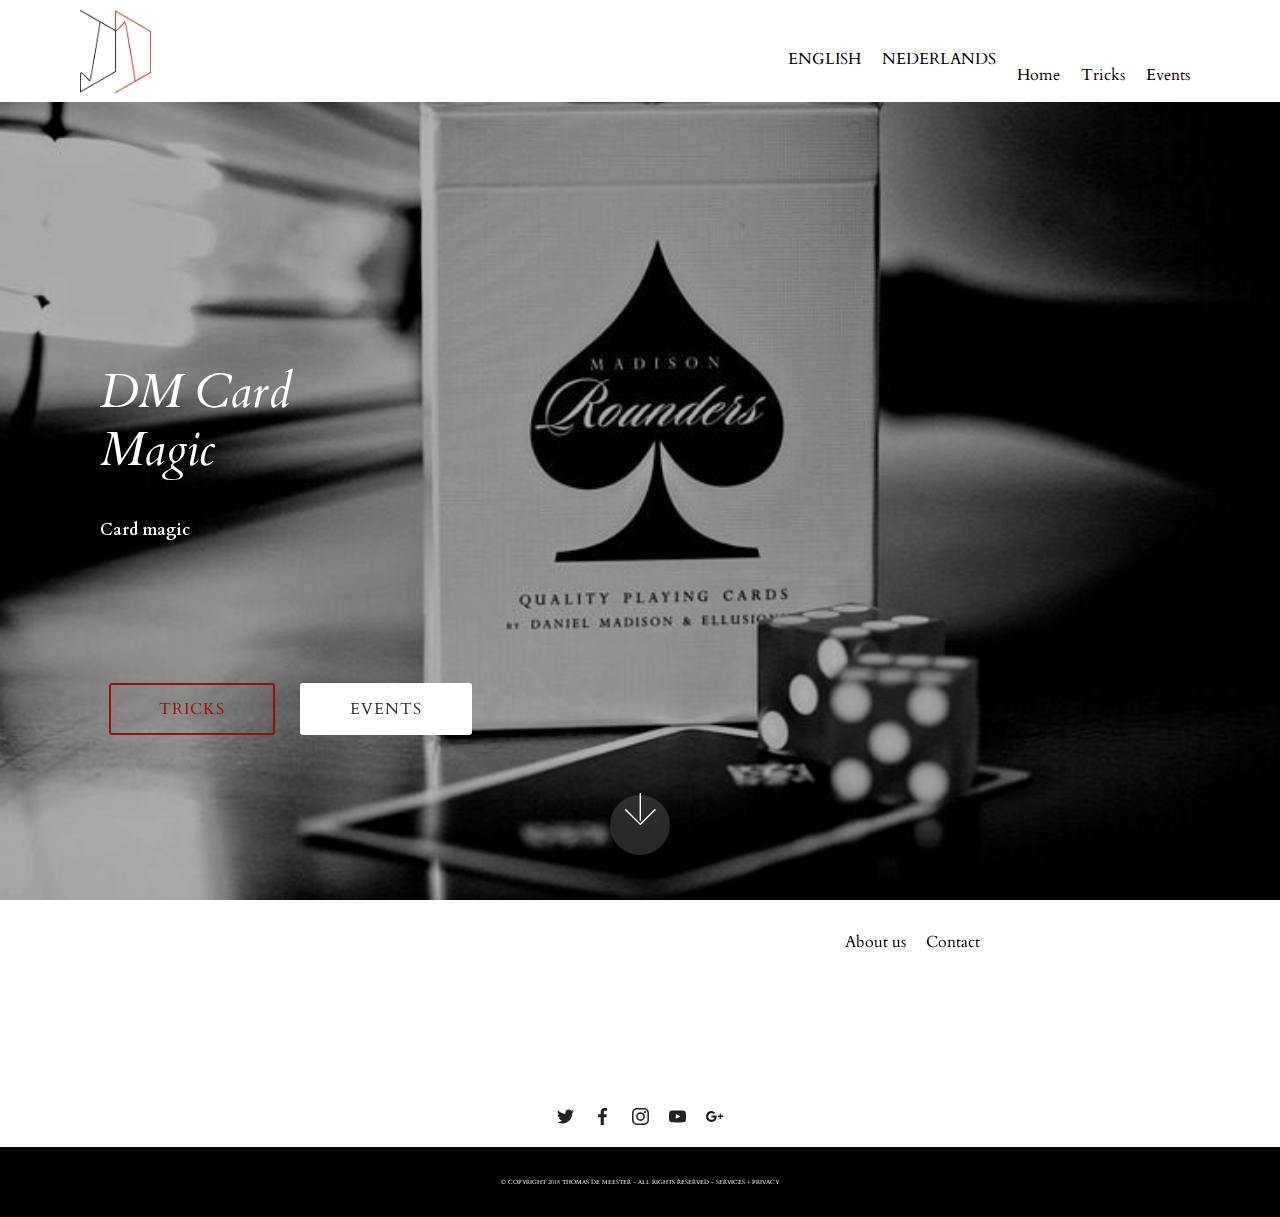
<file: index.html>
<!DOCTYPE html>
<html >
<head>
  <!-- Site made with Mobirise Website Builder v4.5.4, https://mobirise.com -->
  <meta charset="UTF-8">
  <meta http-equiv="X-UA-Compatible" content="IE=edge">
  <meta name="generator" content="Mobirise v4.5.4, mobirise.com">
  <meta name="viewport" content="width=device-width, initial-scale=1, minimum-scale=1">
  <link rel="shortcut icon" href="assets/images/logo-rood-psd-642x754.jpg" type="image/x-icon">
  <meta name="description" content="">
  <title>Home</title>
  <link rel="stylesheet" href="assets/web/assets/mobirise-icons/mobirise-icons.css">
  <link rel="stylesheet" href="assets/tether/tether.min.css">
  <link rel="stylesheet" href="assets/bootstrap/css/bootstrap.min.css">
  <link rel="stylesheet" href="assets/bootstrap/css/bootstrap-grid.min.css">
  <link rel="stylesheet" href="assets/bootstrap/css/bootstrap-reboot.min.css">
  <link rel="stylesheet" href="assets/socicon/css/styles.css">
  <link rel="stylesheet" href="assets/dropdown/css/style.css">
  <link rel="stylesheet" href="assets/theme/css/style.css">
  <link rel="stylesheet" href="assets/mobirise/css/mbr-additional.css" type="text/css">
  
  
  
</head>
<body>
<section class="menu cid-qGW8TxFFUD" once="menu" id="menu2-0">

    

    <nav class="navbar navbar-expand beta-menu navbar-dropdown align-items-center navbar-fixed-top navbar-toggleable-sm">
        <button class="navbar-toggler navbar-toggler-right" type="button" data-toggle="collapse" data-target="#navbarSupportedContent" aria-controls="navbarSupportedContent" aria-expanded="false" aria-label="Toggle navigation">
            <div class="hamburger">
                <span></span>
                <span></span>
                <span></span>
                <span></span>
            </div>
        </button>
        <div class="menu-logo">
            <div class="navbar-brand">
                <span class="navbar-logo">
                    <a href="https://mobirise.com">
                        <img src="assets/images/logo-rood-psd-642x754.jpg" alt="Mobirise" title="" style="height: 5.2rem;">
                    </a>
                </span>
                
            </div>
        </div>
        <div class="collapse navbar-collapse" id="navbarSupportedContent">
            <ul class="navbar-nav nav-dropdown nav-right" data-app-modern-menu="true"><li class="nav-item"><a class="nav-link link text-black display-4" href="index.html"><br><br></a></li><li class="nav-item"><a class="nav-link link text-black display-4" href="index.html"><br>&nbsp; &nbsp; &nbsp; &nbsp; &nbsp; &nbsp;</a></li><li class="nav-item"><a class="nav-link link text-black display-4" href="DMcardmagic.com_eng"><br>ENGLISH</a></li><li class="nav-item"><a class="nav-link link text-black display-4" href="index.html">
                        <br>NEDERLANDS</a></li><li class="nav-item"><a class="nav-link link text-black display-4" href="index.html">
                        <br><br><br>Home</a></li><li class="nav-item"><a class="nav-link link text-black display-4" href="page1.html">
                        <br><br><br>Tricks</a></li>
                <li class="nav-item">
                    <a class="nav-link link text-black display-4" href="page5.html">
                        <br><br><br>Events</a>
                </li></ul>
            
        </div>
    </nav>
</section>

<section class="engine"><a href="https://mobirise.co/q">bootstrap slider</a></section><section class="header11 cid-qGW90IdcIJ mbr-fullscreen mbr-parallax-background" id="header11-1">

    <!-- Block parameters controls (Blue "Gear" panel) -->
    
    <!-- End block parameters -->

    <div class="mbr-overlay" style="opacity: 0.3; background-color: rgb(0, 0, 0);">
    </div>
    <div class="container align-left">
        <div class="media-container-column mbr-white col-md-12">
            <h3 class="mbr-section-subtitle py-3 mbr-fonts-style display-5"></h3>
            <h1 class="mbr-section-title py-3 mbr-fonts-style display-1"><em><br></em><em><br></em><br><em>DM Card</em>&nbsp;<br><em>Magic</em></h1>
            <p class="mbr-text py-3 mbr-fonts-style display-2"><strong>
                Card magic</strong><br><br><br><strong><br></strong></p>
            <div class="mbr-section-btn py-4"><a class="btn btn-md btn-primary-outline display-4" href="page1.html">TRICKS</a>
                    <a class="btn btn-md btn-white display-4" href="page5.html">EVENTS</a></div>
        </div>
    </div>

    <div class="mbr-arrow hidden-sm-down" aria-hidden="true">
        <a href="#next">
            <i class="mbri-down mbr-iconfont"></i>
        </a>
    </div>
</section>

<section class="mbr-section article content3 cid-qGW95dusCZ" id="content3-2">
      
     

    <div class="container">
        <div class="media-container-row">
            <div class="row col-12 col-md-8">
                <div class="col-12 col-md-6 pr-lg-4 mbr-text mbr-fonts-style display-7"></div>
                <div class="col-12 col-md-6 pl-lg-4 mbr-text mbr-fonts-style display-7"><p><strong><a href="page2.html" class="text-black">About&nbsp;us</a></strong>&nbsp; &nbsp; &nbsp;<strong><a href="page3.html" class="text-black">Contact</a></strong></p></div>
            </div>
        </div>
    </div>
</section>

<section class="cid-qGW99Ju03x" id="social-buttons2-3">

    

    

    <div class="container">
        <div class="media-container-row">
            <div class="col-md-8 align-center">
                
                <div class="social-list pl-0 mb-0">
                    <a href="https://twitter.com/mobirise" target="_blank">
                        <span class="px-2 mbr-iconfont mbr-iconfont-social socicon-twitter socicon" style="font-size: 17px;"></span>
                    </a>
                    <a href="https://www.facebook.com/pages/Mobirise/1616226671953247" target="_blank">
                        <span class="px-2 mbr-iconfont mbr-iconfont-social socicon-facebook socicon" style="font-size: 17px;"></span>
                    </a>
                    <a href="https://instagram.com/mobirise" target="_blank">
                        <span class="px-2 mbr-iconfont mbr-iconfont-social socicon-instagram socicon" style="font-size: 17px;"></span>
                    </a>
                    <a href="https://www.youtube.com/c/mobirise" target="_blank">
                        <span class="px-2 mbr-iconfont mbr-iconfont-social socicon-youtube socicon" style="font-size: 17px;"></span>
                    </a>
                    <a href="https://plus.google.com/u/0/+Mobirise" target="_blank">
                        <span class="px-2 mbr-iconfont mbr-iconfont-social socicon-googleplus socicon" style="font-size: 17px;"></span>
                    </a>
                    <a href="https://www.behance.net/Mobirise" target="_blank">
                        
                    </a>
                </div>
            </div>
        </div>
    </div>
</section>

<section once="" class="cid-qGZ4M03r18" id="footer7-1y">

    

    

    <div class="container">
        <div class="media-container-row align-center mbr-white">
            
            
            <div class="row row-copirayt">
                <p class="mbr-text mb-0 mbr-fonts-style mbr-white align-center display-5">
                    © COPYRIGHT 2018 THOMAS DE MEESTER - ALL RIGHTS RESERVED - SERVICES + PRIVACY</p>
            </div>
        </div>
    </div>
</section>


  <script src="assets/web/assets/jquery/jquery.min.js"></script>
  <script src="assets/popper/popper.min.js"></script>
  <script src="assets/tether/tether.min.js"></script>
  <script src="assets/bootstrap/js/bootstrap.min.js"></script>
  <script src="assets/smoothscroll/smooth-scroll.js"></script>
  <script src="assets/touchswipe/jquery.touch-swipe.min.js"></script>
  <script src="assets/parallax/jarallax.min.js"></script>
  <script src="assets/sociallikes/social-likes.js"></script>
  <script src="assets/dropdown/js/script.min.js"></script>
  <script src="assets/theme/js/script.js"></script>
  
  
</body>
</html>
</file>
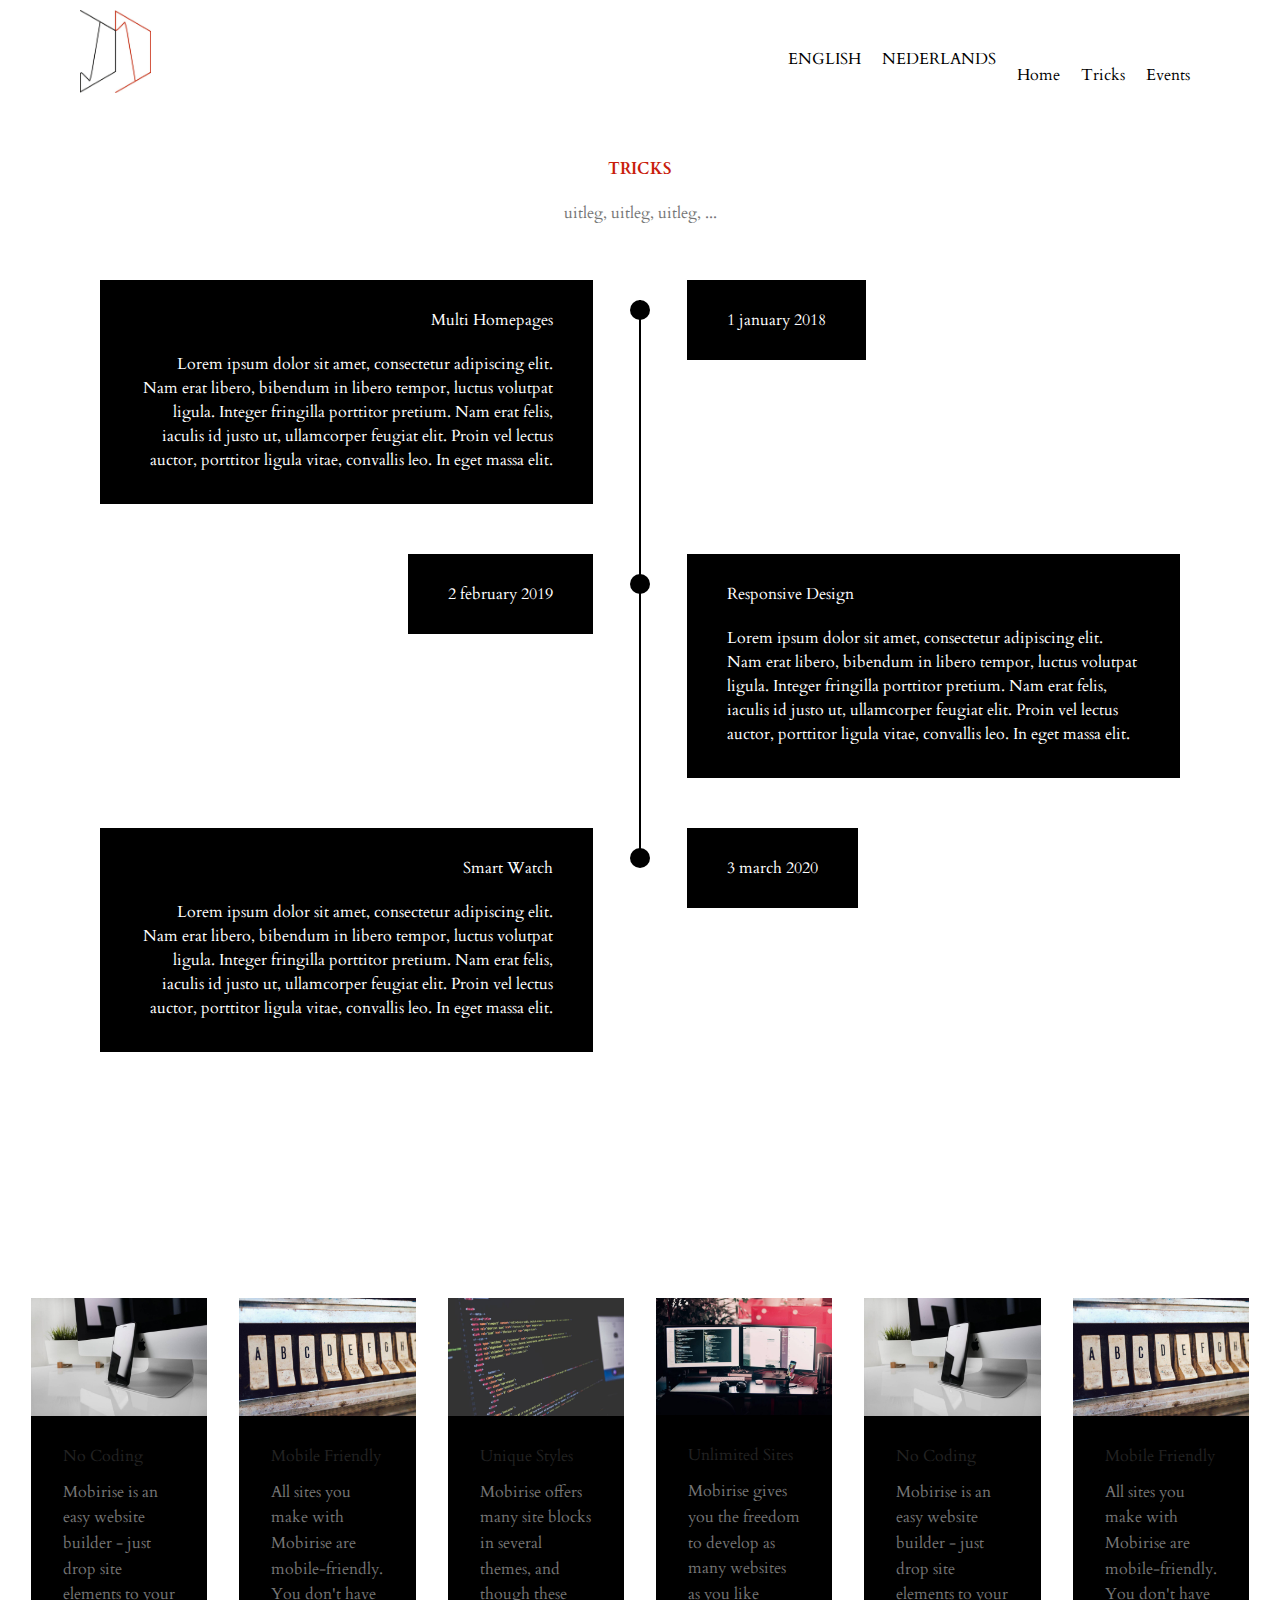
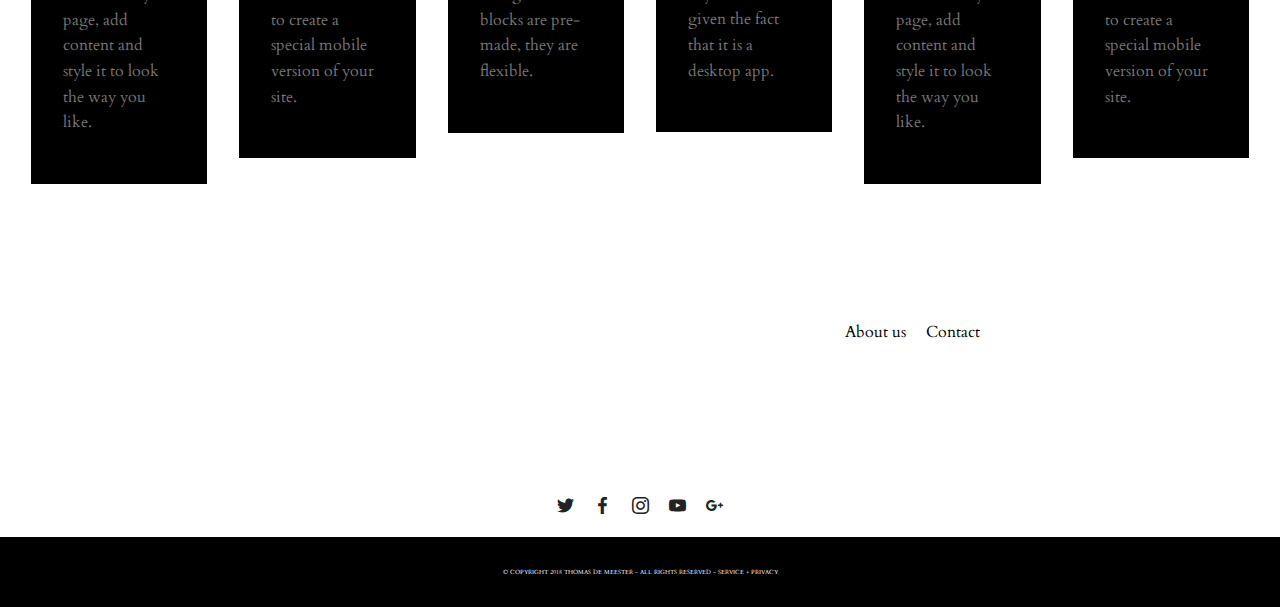
<file: page1.html>
<!DOCTYPE html>
<html >
<head>
  <!-- Site made with Mobirise Website Builder v4.5.4, https://mobirise.com -->
  <meta charset="UTF-8">
  <meta http-equiv="X-UA-Compatible" content="IE=edge">
  <meta name="generator" content="Mobirise v4.5.4, mobirise.com">
  <meta name="viewport" content="width=device-width, initial-scale=1, minimum-scale=1">
  <link rel="shortcut icon" href="assets/images/logo-rood-psd-642x754.jpg" type="image/x-icon">
  <meta name="description" content="Web Page Maker Description">
  <title>Trucs</title>
  <link rel="stylesheet" href="assets/web/assets/mobirise-icons/mobirise-icons.css">
  <link rel="stylesheet" href="assets/tether/tether.min.css">
  <link rel="stylesheet" href="assets/bootstrap/css/bootstrap.min.css">
  <link rel="stylesheet" href="assets/bootstrap/css/bootstrap-grid.min.css">
  <link rel="stylesheet" href="assets/bootstrap/css/bootstrap-reboot.min.css">
  <link rel="stylesheet" href="assets/socicon/css/styles.css">
  <link rel="stylesheet" href="assets/dropdown/css/style.css">
  <link rel="stylesheet" href="assets/theme/css/style.css">
  <link rel="stylesheet" href="assets/mobirise/css/mbr-additional.css" type="text/css">
  
  
  
</head>
<body>
<section class="menu cid-qGW8TxFFUD" once="menu" id="menu2-e">

    

    <nav class="navbar navbar-expand beta-menu navbar-dropdown align-items-center navbar-fixed-top navbar-toggleable-sm">
        <button class="navbar-toggler navbar-toggler-right" type="button" data-toggle="collapse" data-target="#navbarSupportedContent" aria-controls="navbarSupportedContent" aria-expanded="false" aria-label="Toggle navigation">
            <div class="hamburger">
                <span></span>
                <span></span>
                <span></span>
                <span></span>
            </div>
        </button>
        <div class="menu-logo">
            <div class="navbar-brand">
                <span class="navbar-logo">
                    <a href="https://mobirise.com">
                        <img src="assets/images/logo-rood-psd-642x754.jpg" alt="Mobirise" title="" style="height: 5.2rem;">
                    </a>
                </span>
                
            </div>
        </div>
        <div class="collapse navbar-collapse" id="navbarSupportedContent">
            <ul class="navbar-nav nav-dropdown nav-right" data-app-modern-menu="true"><li class="nav-item"><a class="nav-link link text-black display-4" href="index.html"><br><br></a></li><li class="nav-item"><a class="nav-link link text-black display-4" href="index.html"><br>&nbsp; &nbsp; &nbsp; &nbsp; &nbsp; &nbsp;</a></li><li class="nav-item"><a class="nav-link link text-black display-4" href="DMcardmagic.com_eng"><br>ENGLISH</a></li><li class="nav-item"><a class="nav-link link text-black display-4" href="index.html">
                        <br>NEDERLANDS</a></li><li class="nav-item"><a class="nav-link link text-black display-4" href="index.html">
                        <br><br><br>Home</a></li><li class="nav-item"><a class="nav-link link text-black display-4" href="page1.html">
                        <br><br><br>Tricks</a></li>
                <li class="nav-item">
                    <a class="nav-link link text-black display-4" href="page5.html">
                        <br><br><br>Events</a>
                </li></ul>
            
        </div>
    </nav>
</section>

<section class="engine"><a href="https://mobirise.co/m">bootstrap table</a></section><section once="" class="cid-qGWexvUIU2" id="footer7-f">

    

    

    <div class="container">
        <div class="media-container-row align-center mbr-white">
            
            
            <div class="row row-copirayt">
                <p class="mbr-text mb-0 mbr-fonts-style mbr-white align-center display-5">
                    © COPYRIGHT 2018 THOMAS DE MEESTER - ALL RIGHTS RESERVED - SERVICES + PRIVACY</p>
            </div>
        </div>
    </div>
</section>

<section class="timeline1 cid-qGWfSBzmnW" id="timeline1-g">

    

    

    <div class="container align-center">
        <h2 class="mbr-section-title pb-3 mbr-fonts-style display-2"><strong>TRICKS</strong></h2>
        <h3 class="mbr-section-subtitle pb-5 mbr-fonts-style display-7">
            uitleg, uitleg, uitleg, ...</h3>

        <div class="container timelines-container" mbri-timelines="">
            <div class="row timeline-element reverse separline">      
                 <div class="timeline-date-panel col-xs-12 col-md-6  align-left">         
                    <div class="time-line-date-content">
                        <p class="mbr-timeline-date mbr-fonts-style display-2">
                            1 january 2018  
                        </p>
                    </div>
                </div>
           <span class="iconBackground"></span>
            <div class="col-xs-12 col-md-6 align-right">
                <div class="timeline-text-content">
                    <h4 class="mbr-timeline-title pb-3 mbr-fonts-style display-2">
                        Multi Homepages
                    </h4>
                    <p class="mbr-timeline-text mbr-fonts-style display-7">
                        Lorem ipsum dolor sit amet, consectetur adipiscing elit. Nam erat libero, bibendum in libero tempor, luctus volutpat ligula. Integer fringilla porttitor pretium. Nam erat felis, iaculis id justo ut, ullamcorper feugiat elit. Proin vel lectus auctor, porttitor ligula vitae, convallis leo. In eget massa elit.
                    </p>
                 </div>
            </div>
            </div>

            <div class="row timeline-element  separline">
                <div class="timeline-date-panel col-xs-12 col-md-6 align-right">
                    <div class="time-line-date-content">
                        <p class="mbr-timeline-date mbr-fonts-style display-2">
                            2 february 2019  
                        </p>
                    </div>
                </div>
                <span class="iconBackground"></span>
                <div class="col-xs-12 col-md-6 align-left ">
                    <div class="timeline-text-content">
                        <h4 class="mbr-timeline-title pb-3 mbr-fonts-style display-2">
                            Responsive Design
                        </h4>
                        <p class="mbr-timeline-text mbr-fonts-style display-7">
                            Lorem ipsum dolor sit amet, consectetur adipiscing elit. Nam erat libero, bibendum in libero tempor, luctus volutpat ligula. Integer fringilla porttitor pretium. Nam erat felis, iaculis id justo ut, ullamcorper feugiat elit. Proin vel lectus auctor, porttitor ligula vitae, convallis leo. In eget massa elit.
                        </p>
                    </div>
                </div>
            </div> 


            <div class="row timeline-element reverse">
                <div class="timeline-date-panel col-xs-12 col-md-6  align-left">
                    <div class="time-line-date-content">
                        <p class="mbr-timeline-date mbr-fonts-style display-2">
                            3 march 2020
                        </p>
                    </div>
                </div>
                <span class="iconBackground"></span>
                <div class="col-xs-12 col-md-6 align-right">
                    <div class="timeline-text-content">
                        <h4 class="mbr-timeline-title pb-3 mbr-fonts-style display-2">
                            Smart Watch
                        </h4>      
                        <p class="mbr-timeline-text mbr-fonts-style display-7">
                            Lorem ipsum dolor sit amet, consectetur adipiscing elit. Nam erat libero, bibendum in libero tempor, luctus volutpat ligula. Integer fringilla porttitor pretium. Nam erat felis, iaculis id justo ut, ullamcorper feugiat elit. Proin vel lectus auctor, porttitor ligula vitae, convallis leo. In eget massa elit.
                        </p>
                    </div>
                </div>
            </div>

            


            


            

            

            

            

            

            

            
        </div>
    </div>
</section>

<section class="features17 cid-qGWJqT5PBb" id="features17-1l">
    
    

    
    <div class="container-fluid">
        <div class="media-container-row">
            <div class="card p-3 col-12 col-md-6 col-lg-2">
                <div class="card-wrapper">
                    <div class="card-img">
                        <img src="assets/images/01.jpg" alt="Mobirise">
                    </div>
                    <div class="card-box">
                        <h4 class="card-title pb-3 mbr-fonts-style display-7">
                            No Coding
                        </h4>
                        <p class="mbr-text mbr-fonts-style display-7">
                            Mobirise is an easy website builder - just drop site elements to your page, add content and style it to look the way you like.
                        </p>
                    </div>
                </div>
            </div>

            <div class="card p-3 col-12 col-md-6 col-lg-2">
                <div class="card-wrapper">
                    <div class="card-img">
                        <img src="assets/images/02.jpg" alt="Mobirise">
                    </div>
                    <div class="card-box">
                        <h4 class="card-title pb-3 mbr-fonts-style display-7">
                            Mobile Friendly
                        </h4>
                        <p class="mbr-text mbr-fonts-style display-7">
                            All sites you make with Mobirise are mobile-friendly. You don't have to create a special mobile version of your site.
                        </p>
                    </div>
                </div>
            </div>

            <div class="card p-3 col-12 col-md-6 col-lg-2">
                <div class="card-wrapper">
                    <div class="card-img">
                        <img src="assets/images/03.jpg" alt="Mobirise">
                    </div>
                    <div class="card-box">
                        <h4 class="card-title pb-3 mbr-fonts-style display-7">
                            Unique Styles
                        </h4>
                        <p class="mbr-text mbr-fonts-style display-7">
                            Mobirise offers many site blocks in several themes, and though these blocks are pre-made, they are flexible.
                        </p>
                    </div>
                </div>
            </div>

            <div class="card p-3 col-12 col-md-6 col-lg-2">
                <div class="card-wrapper">
                    <div class="card-img">
                        <img src="assets/images/04.jpg" alt="Mobirise">
                    </div>
                    <div class="card-box">
                        <h4 class="card-title pb-3 mbr-fonts-style display-7">
                            Unlimited Sites
                        </h4>
                        <p class="mbr-text mbr-fonts-style display-7">
                           Mobirise gives you the freedom to develop as many websites as you like given the fact that it is a desktop app.
                        </p>
                    </div>
                </div>
            </div>
            <div class="card p-3 col-12 col-md-6 col-lg-2">
                <div class="card-wrapper">
                    <div class="card-img">
                        <img src="assets/images/01.jpg" alt="Mobirise">
                    </div>
                    <div class="card-box">
                        <h4 class="card-title pb-3 mbr-fonts-style display-7">
                            No Coding
                        </h4>
                        <p class="mbr-text mbr-fonts-style display-7">
                            Mobirise is an easy website builder - just drop site elements to your page, add content and style it to look the way you like.
                        </p>
                    </div>
                </div>
            </div>
            <div class="card p-3 col-12 col-md-6 col-lg-2">
                <div class="card-wrapper">
                    <div class="card-img">
                        <img src="assets/images/02.jpg" alt="Mobirise">
                    </div>
                    <div class="card-box">
                        <h4 class="card-title pb-3 mbr-fonts-style display-7">
                            Mobile Friendly
                        </h4>
                        <p class="mbr-text mbr-fonts-style display-7">
                            All sites you make with Mobirise are mobile-friendly. You don't have to create a special mobile version of your site.
                        </p>
                    </div>
                </div>
            </div>
        </div>
    </div>
</section>

<section class="mbr-section article content3 cid-qGWixsg5UF" id="content3-i">
      
     

    <div class="container">
        <div class="media-container-row">
            <div class="row col-12 col-md-8">
                <div class="col-12 col-md-6 pr-lg-4 mbr-text mbr-fonts-style display-7"></div>
                <div class="col-12 col-md-6 pl-lg-4 mbr-text mbr-fonts-style display-7"><p><strong>
                     <a href="page2.html" class="text-black">About us</a></strong>&nbsp;&nbsp; &nbsp; <strong><a href="page3.html" class="text-black">Contact</a></strong></p></div>
            </div>
        </div>
    </div>
</section>

<section class="cid-qH0u6HuJGw" id="social-buttons2-28">

    

    

    <div class="container">
        <div class="media-container-row">
            <div class="col-md-8 align-center">
                
                <div class="social-list pl-0 mb-0">
                    <a href="https://twitter.com/mobirise" target="_blank">
                        <span class="px-2 mbr-iconfont mbr-iconfont-social socicon-twitter socicon" style="font-size: 17px;"></span>
                    </a>
                    <a href="https://www.facebook.com/pages/Mobirise/1616226671953247" target="_blank">
                        <span class="px-2 mbr-iconfont mbr-iconfont-social socicon-facebook socicon" style="font-size: 17px;"></span>
                    </a>
                    <a href="https://instagram.com/mobirise" target="_blank">
                        <span class="px-2 mbr-iconfont mbr-iconfont-social socicon-instagram socicon" style="font-size: 17px;"></span>
                    </a>
                    <a href="https://www.youtube.com/c/mobirise" target="_blank">
                        <span class="px-2 mbr-iconfont mbr-iconfont-social socicon-youtube socicon" style="font-size: 17px;"></span>
                    </a>
                    <a href="https://plus.google.com/u/0/+Mobirise" target="_blank">
                        <span class="px-2 mbr-iconfont mbr-iconfont-social socicon-googleplus socicon" style="font-size: 17px;"></span>
                    </a>
                    <a href="https://www.behance.net/Mobirise" target="_blank">
                        
                    </a>
                </div>
            </div>
        </div>
    </div>
</section>

<section once="" class="cid-qGWw95IuUA" id="footer6-14">

    

    

    <div class="container">
        <div class="media-container-row align-center mbr-white">
            <div class="col-12">
                <p class="mbr-text mb-0 mbr-fonts-style display-5">
                    © COPYRIGHT 2018 THOMAS DE MEESTER - ALL RIGHTS RESERVED - SERVICE + PRIVACY</p>
            </div>
        </div>
    </div>
</section>


  <script src="assets/web/assets/jquery/jquery.min.js"></script>
  <script src="assets/popper/popper.min.js"></script>
  <script src="assets/tether/tether.min.js"></script>
  <script src="assets/bootstrap/js/bootstrap.min.js"></script>
  <script src="assets/dropdown/js/script.min.js"></script>
  <script src="assets/touchswipe/jquery.touch-swipe.min.js"></script>
  <script src="assets/sociallikes/social-likes.js"></script>
  <script src="assets/smoothscroll/smooth-scroll.js"></script>
  <script src="assets/theme/js/script.js"></script>
  
  
</body>
</html>
</file>
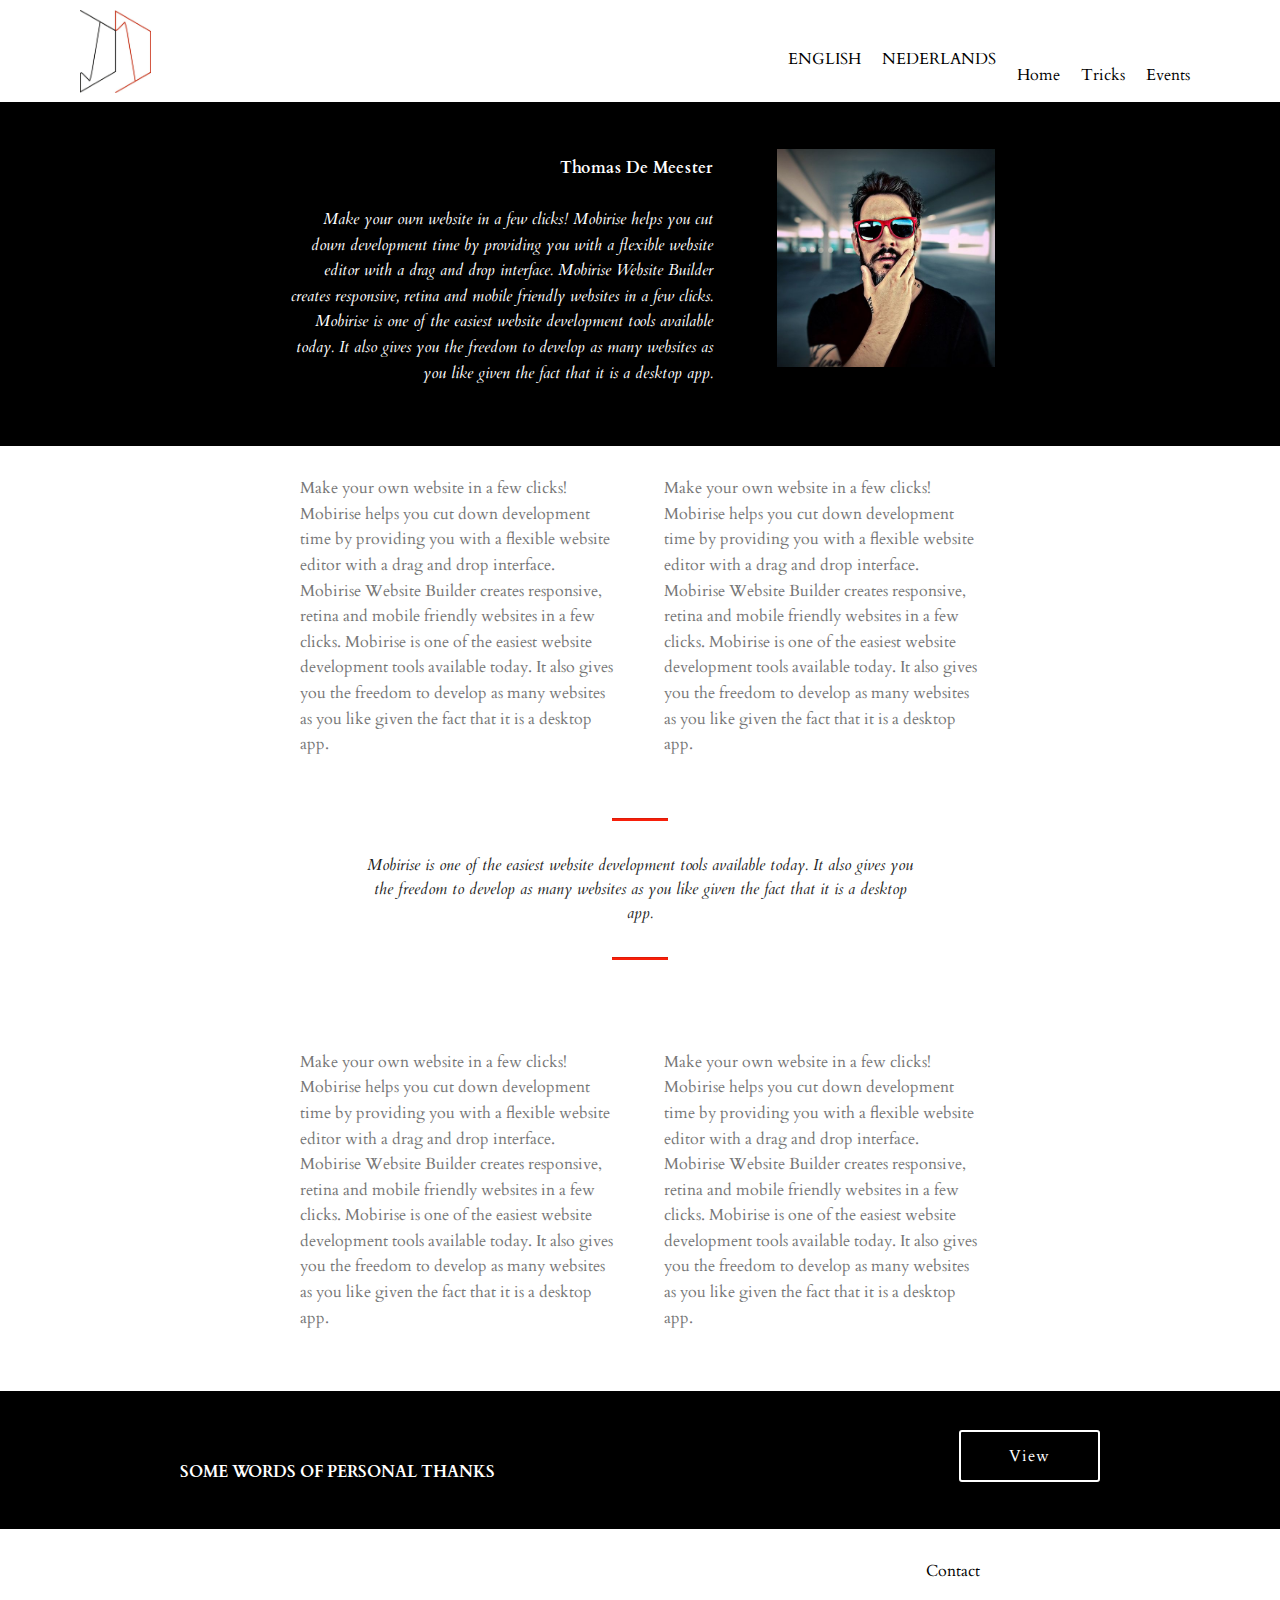
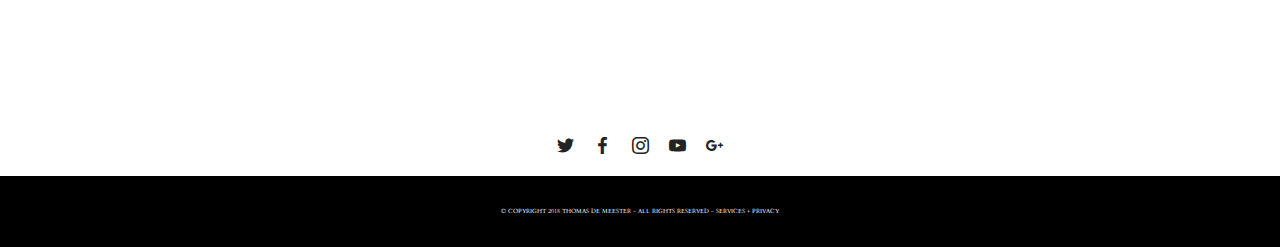
<file: page2.html>
<!DOCTYPE html>
<html >
<head>
  <!-- Site made with Mobirise Website Builder v4.5.4, https://mobirise.com -->
  <meta charset="UTF-8">
  <meta http-equiv="X-UA-Compatible" content="IE=edge">
  <meta name="generator" content="Mobirise v4.5.4, mobirise.com">
  <meta name="viewport" content="width=device-width, initial-scale=1, minimum-scale=1">
  <link rel="shortcut icon" href="assets/images/logo-rood-psd-642x754.jpg" type="image/x-icon">
  <meta name="description" content="Site Builder Description">
  <title>About us</title>
  <link rel="stylesheet" href="assets/web/assets/mobirise-icons/mobirise-icons.css">
  <link rel="stylesheet" href="assets/tether/tether.min.css">
  <link rel="stylesheet" href="assets/bootstrap/css/bootstrap.min.css">
  <link rel="stylesheet" href="assets/bootstrap/css/bootstrap-grid.min.css">
  <link rel="stylesheet" href="assets/bootstrap/css/bootstrap-reboot.min.css">
  <link rel="stylesheet" href="assets/socicon/css/styles.css">
  <link rel="stylesheet" href="assets/dropdown/css/style.css">
  <link rel="stylesheet" href="assets/theme/css/style.css">
  <link rel="stylesheet" href="assets/mobirise/css/mbr-additional.css" type="text/css">
  
  
  
</head>
<body>
<section class="menu cid-qGW8TxFFUD" once="menu" id="menu2-k">

    

    <nav class="navbar navbar-expand beta-menu navbar-dropdown align-items-center navbar-fixed-top navbar-toggleable-sm">
        <button class="navbar-toggler navbar-toggler-right" type="button" data-toggle="collapse" data-target="#navbarSupportedContent" aria-controls="navbarSupportedContent" aria-expanded="false" aria-label="Toggle navigation">
            <div class="hamburger">
                <span></span>
                <span></span>
                <span></span>
                <span></span>
            </div>
        </button>
        <div class="menu-logo">
            <div class="navbar-brand">
                <span class="navbar-logo">
                    <a href="https://mobirise.com">
                        <img src="assets/images/logo-rood-psd-642x754.jpg" alt="Mobirise" title="" style="height: 5.2rem;">
                    </a>
                </span>
                
            </div>
        </div>
        <div class="collapse navbar-collapse" id="navbarSupportedContent">
            <ul class="navbar-nav nav-dropdown nav-right" data-app-modern-menu="true"><li class="nav-item"><a class="nav-link link text-black display-4" href="index.html"><br><br></a></li><li class="nav-item"><a class="nav-link link text-black display-4" href="index.html"><br>&nbsp; &nbsp; &nbsp; &nbsp; &nbsp; &nbsp;</a></li><li class="nav-item"><a class="nav-link link text-black display-4" href="DMcardmagic.com_eng"><br>ENGLISH</a></li><li class="nav-item"><a class="nav-link link text-black display-4" href="index.html">
                        <br>NEDERLANDS</a></li><li class="nav-item"><a class="nav-link link text-black display-4" href="index.html">
                        <br><br><br>Home</a></li><li class="nav-item"><a class="nav-link link text-black display-4" href="page1.html">
                        <br><br><br>Tricks</a></li>
                <li class="nav-item">
                    <a class="nav-link link text-black display-4" href="page5.html">
                        <br><br><br>Events</a>
                </li></ul>
            
        </div>
    </nav>
</section>

<section class="engine"><a href="https://mobirise.co/e">web design software</a></section><section once="" class="cid-qGWiRvMXLV" id="footer7-m">

    

    

    <div class="container">
        <div class="media-container-row align-center mbr-white">
            
            
            <div class="row row-copirayt">
                <p class="mbr-text mb-0 mbr-fonts-style mbr-white align-center display-5">
                    © COPYRIGHT 2018 THOMAS DE MEESTER - ALL RIGHTS RESERVED - SERVICES + PRIVACY</p>
            </div>
        </div>
    </div>
</section>

<section class="mbr-section content7 cid-qGWlRdzYAk" id="content7-p">
          
    

    <div class="container">
        <div class="media-container-row">
            <div class="col-12 col-md-8">
                <div class="media-container-row">
                    <div class="media-content">
                        <div class="mbr-section-text">
                            <p class="mbr-text align-right mb-0 mbr-fonts-style display-7"><strong><br>Thomas De Meester</strong><br><br><em>Make your own website in a few clicks! Mobirise helps you cut down development time by providing you with a flexible website editor with a drag and drop interface. Mobirise Website Builder creates responsive, retina and mobile friendly websites in a few clicks. Mobirise is one of the easiest website development tools available today. It also gives you the freedom to develop as many websites as you like given the fact that it is a desktop app.</em></p>
                        </div>
                    </div>
                    <div class="mbr-figure" style="width: 60%;">
                     <img src="assets/images/madison600-600x600.jpg" alt="Mobirise" title="">  
                    </div>
                </div>
            </div>
        </div>
    </div>
</section>

<section class="mbr-section article content3 cid-qGWmaagji9" id="content3-r">
      
     

    <div class="container">
        <div class="media-container-row">
            <div class="row col-12 col-md-8">
                <div class="col-12 col-md-6 pr-lg-4 mbr-text mbr-fonts-style display-7">
                     Make your own website in a few clicks! Mobirise helps you cut down development time by providing you with a flexible website editor with a drag and drop interface. Mobirise Website Builder creates responsive, retina and mobile friendly websites in a few clicks. Mobirise is one of the easiest website development tools available today. It also gives you the freedom to develop as many websites as you like given the fact that it is a desktop app.
                </div>
                <div class="col-12 col-md-6 pl-lg-4 mbr-text mbr-fonts-style display-7">
                     Make your own website in a few clicks! Mobirise helps you cut down development time by providing you with a flexible website editor with a drag and drop interface. Mobirise Website Builder creates responsive, retina and mobile friendly websites in a few clicks. Mobirise is one of the easiest website development tools available today. It also gives you the freedom to develop as many websites as you like given the fact that it is a desktop app.
                </div>
            </div>
        </div>
    </div>
</section>

<section class="mbr-section article content9 cid-qGWm1bfTun" id="content9-q">
    
     

    <div class="container">
        <div class="inner-container" style="width: 50%;">
            <hr class="line" style="width: 10%;">
            <div class="section-text align-center mbr-fonts-style display-7"><em>
                    Mobirise is one of the easiest website development tools available today. It also gives you the freedom to develop as many websites as you like given the fact that it is a desktop app.
                </em></div>
            <hr class="line" style="width: 10%;">
        </div>
        </div>
</section>

<section class="mbr-section article content3 cid-qGWmrTtqJA" id="content3-s">
      
     

    <div class="container">
        <div class="media-container-row">
            <div class="row col-12 col-md-8">
                <div class="col-12 col-md-6 pr-lg-4 mbr-text mbr-fonts-style display-7">
                     Make your own website in a few clicks! Mobirise helps you cut down development time by providing you with a flexible website editor with a drag and drop interface. Mobirise Website Builder creates responsive, retina and mobile friendly websites in a few clicks. Mobirise is one of the easiest website development tools available today. It also gives you the freedom to develop as many websites as you like given the fact that it is a desktop app.
                </div>
                <div class="col-12 col-md-6 pl-lg-4 mbr-text mbr-fonts-style display-7">
                     Make your own website in a few clicks! Mobirise helps you cut down development time by providing you with a flexible website editor with a drag and drop interface. Mobirise Website Builder creates responsive, retina and mobile friendly websites in a few clicks. Mobirise is one of the easiest website development tools available today. It also gives you the freedom to develop as many websites as you like given the fact that it is a desktop app.
                </div>
            </div>
        </div>
    </div>
</section>

<section class="mbr-section info1 cid-qGWrQBfLAZ" id="info1-z">

    

    
    <div class="container">
        <div class="row justify-content-center content-row">
            <div class="media-container-column title col-12 col-lg-7 col-md-6">
                
                <h2 class="align-left mbr-bold mbr-fonts-style display-2">
                    <br><br>SOME WORDS OF PERSONAL THANKS</h2>
            </div>
            <div class="media-container-column col-12 col-lg-3 col-md-4">
                <div class="mbr-section-btn align-right py-4"><a class="btn btn-white-outline display-4" href="page4.html">View</a></div>
            </div>
        </div>
    </div>
</section>

<section class="mbr-section article content3 cid-qGWmvj21Hu" id="content3-t">
      
     

    <div class="container">
        <div class="media-container-row">
            <div class="row col-12 col-md-8">
                <div class="col-12 col-md-6 pr-lg-4 mbr-text mbr-fonts-style display-7"></div>
                <div class="col-12 col-md-6 pl-lg-4 mbr-text mbr-fonts-style display-7"><p>&nbsp;&nbsp; &nbsp; <strong><a href="page3.html" class="text-black">Contact</a></strong></p></div>
            </div>
        </div>
    </div>
</section>

<section class="cid-qH0tUmZlps" id="social-buttons2-27">

    

    

    <div class="container">
        <div class="media-container-row">
            <div class="col-md-8 align-center">
                
                <div class="social-list pl-0 mb-0">
                    <a href="https://twitter.com/mobirise" target="_blank">
                        <span class="px-2 mbr-iconfont mbr-iconfont-social socicon-twitter socicon" style="font-size: 17px;"></span>
                    </a>
                    <a href="https://www.facebook.com/pages/Mobirise/1616226671953247" target="_blank">
                        <span class="px-2 mbr-iconfont mbr-iconfont-social socicon-facebook socicon" style="font-size: 17px;"></span>
                    </a>
                    <a href="https://instagram.com/mobirise" target="_blank">
                        <span class="px-2 mbr-iconfont mbr-iconfont-social socicon-instagram socicon" style="font-size: 17px;"></span>
                    </a>
                    <a href="https://www.youtube.com/c/mobirise" target="_blank">
                        <span class="px-2 mbr-iconfont mbr-iconfont-social socicon-youtube socicon" style="font-size: 17px;"></span>
                    </a>
                    <a href="https://plus.google.com/u/0/+Mobirise" target="_blank">
                        <span class="px-2 mbr-iconfont mbr-iconfont-social socicon-googleplus socicon" style="font-size: 17px;"></span>
                    </a>
                    <a href="https://www.behance.net/Mobirise" target="_blank">
                        
                    </a>
                </div>
            </div>
        </div>
    </div>
</section>

<section once="" class="cid-qGWmxkpB5V" id="footer7-u">

    

    

    <div class="container">
        <div class="media-container-row align-center mbr-white">
            
            
            <div class="row row-copirayt">
                <p class="mbr-text mb-0 mbr-fonts-style mbr-white align-center display-5">
                    © COPYRIGHT 2018 THOMAS DE MEESTER - ALL RIGHTS RESERVED - SERVICES + PRIVACY</p>
            </div>
        </div>
    </div>
</section>


  <script src="assets/web/assets/jquery/jquery.min.js"></script>
  <script src="assets/popper/popper.min.js"></script>
  <script src="assets/tether/tether.min.js"></script>
  <script src="assets/bootstrap/js/bootstrap.min.js"></script>
  <script src="assets/dropdown/js/script.min.js"></script>
  <script src="assets/touchswipe/jquery.touch-swipe.min.js"></script>
  <script src="assets/sociallikes/social-likes.js"></script>
  <script src="assets/smoothscroll/smooth-scroll.js"></script>
  <script src="assets/theme/js/script.js"></script>
  
  
</body>
</html>
</file>
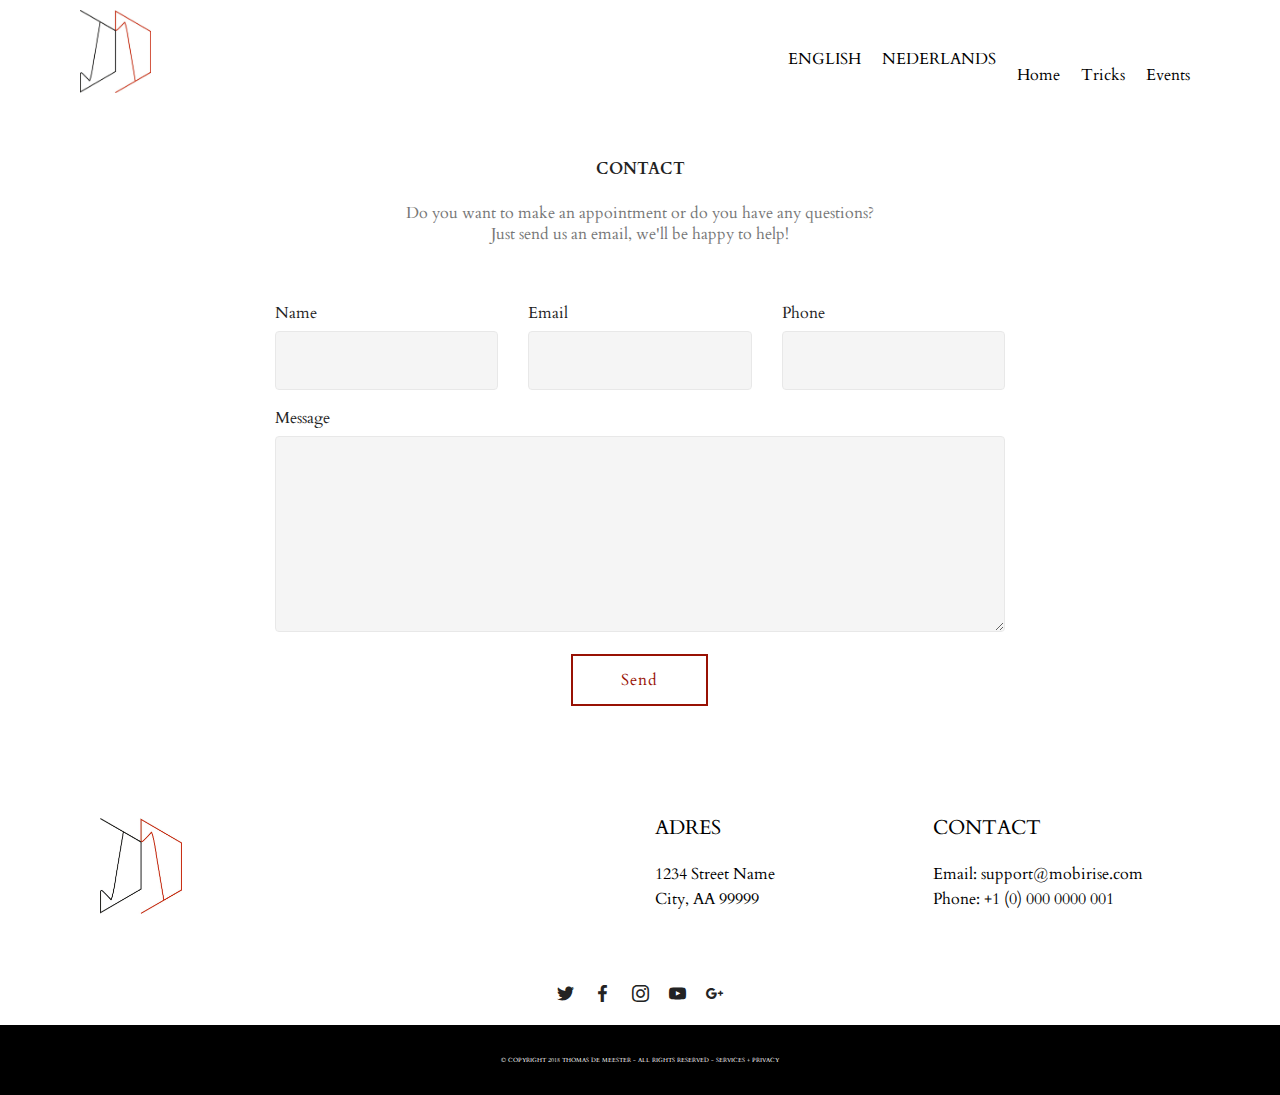
<file: page3.html>
<!DOCTYPE html>
<html >
<head>
  <!-- Site made with Mobirise Website Builder v4.5.4, https://mobirise.com -->
  <meta charset="UTF-8">
  <meta http-equiv="X-UA-Compatible" content="IE=edge">
  <meta name="generator" content="Mobirise v4.5.4, mobirise.com">
  <meta name="viewport" content="width=device-width, initial-scale=1, minimum-scale=1">
  <link rel="shortcut icon" href="assets/images/logo-rood-psd-642x754.jpg" type="image/x-icon">
  <meta name="description" content="Web Creator Description">
  <title>Contact</title>
  <link rel="stylesheet" href="assets/web/assets/mobirise-icons/mobirise-icons.css">
  <link rel="stylesheet" href="assets/tether/tether.min.css">
  <link rel="stylesheet" href="assets/bootstrap/css/bootstrap.min.css">
  <link rel="stylesheet" href="assets/bootstrap/css/bootstrap-grid.min.css">
  <link rel="stylesheet" href="assets/bootstrap/css/bootstrap-reboot.min.css">
  <link rel="stylesheet" href="assets/socicon/css/styles.css">
  <link rel="stylesheet" href="assets/dropdown/css/style.css">
  <link rel="stylesheet" href="assets/theme/css/style.css">
  <link rel="stylesheet" href="assets/mobirise/css/mbr-additional.css" type="text/css">
  
  
  
</head>
<body>
<section class="menu cid-qGW8TxFFUD" once="menu" id="menu2-v">

    

    <nav class="navbar navbar-expand beta-menu navbar-dropdown align-items-center navbar-fixed-top navbar-toggleable-sm">
        <button class="navbar-toggler navbar-toggler-right" type="button" data-toggle="collapse" data-target="#navbarSupportedContent" aria-controls="navbarSupportedContent" aria-expanded="false" aria-label="Toggle navigation">
            <div class="hamburger">
                <span></span>
                <span></span>
                <span></span>
                <span></span>
            </div>
        </button>
        <div class="menu-logo">
            <div class="navbar-brand">
                <span class="navbar-logo">
                    <a href="https://mobirise.com">
                        <img src="assets/images/logo-rood-psd-642x754.jpg" alt="Mobirise" title="" style="height: 5.2rem;">
                    </a>
                </span>
                
            </div>
        </div>
        <div class="collapse navbar-collapse" id="navbarSupportedContent">
            <ul class="navbar-nav nav-dropdown nav-right" data-app-modern-menu="true"><li class="nav-item"><a class="nav-link link text-black display-4" href="index.html"><br><br></a></li><li class="nav-item"><a class="nav-link link text-black display-4" href="index.html"><br>&nbsp; &nbsp; &nbsp; &nbsp; &nbsp; &nbsp;</a></li><li class="nav-item"><a class="nav-link link text-black display-4" href="DMcardmagic.com_eng"><br>ENGLISH</a></li><li class="nav-item"><a class="nav-link link text-black display-4" href="index.html">
                        <br>NEDERLANDS</a></li><li class="nav-item"><a class="nav-link link text-black display-4" href="index.html">
                        <br><br><br>Home</a></li><li class="nav-item"><a class="nav-link link text-black display-4" href="page1.html">
                        <br><br><br>Tricks</a></li>
                <li class="nav-item">
                    <a class="nav-link link text-black display-4" href="page5.html">
                        <br><br><br>Events</a>
                </li></ul>
            
        </div>
    </nav>
</section>

<section class="engine"><a href="https://mobirise.co/q">bootstrap slideshow</a></section><section once="" class="cid-qGWl05U9Yy" id="footer7-w">

    

    

    <div class="container">
        <div class="media-container-row align-center mbr-white">
            
            
            <div class="row row-copirayt">
                <p class="mbr-text mb-0 mbr-fonts-style mbr-white align-center display-5">
                    © COPYRIGHT 2018 THOMAS DE MEESTER - ALL RIGHTS RESERVED - SERVICES + PRIVACY</p>
            </div>
        </div>
    </div>
</section>

<section class="mbr-section form1 cid-qGWoZs4mja" id="form1-x">

    

    
    <div class="container">
        <div class="row justify-content-center">
            <div class="title col-12 col-lg-8">
                <h2 class="mbr-section-title align-center pb-3 mbr-fonts-style display-2"><strong>
                    CONTACT</strong></h2>
                <h3 class="mbr-section-subtitle align-center mbr-light pb-3 mbr-fonts-style display-7">Do you want to make an appointment or do you have any questions? <br>Just send us an email, we'll be happy to help!</h3>
            </div>
        </div>
    </div>
    <div class="container">
        <div class="row justify-content-center">
            <div class="media-container-column col-lg-8" data-form-type="formoid">
                    <div data-form-alert="" hidden="">
                        Thanks for filling out the form!
                    </div>
            
                    <form class="mbr-form" action="https://mobirise.com/" method="post" data-form-title="Mobirise Form"><input type="hidden" data-form-email="true" value="vyvvrs3BSLt2bRteaL6wK+paj/vUh8V/Pw0OL8bpjs05azXoHqHk02xp2z4SpxE/THNM9ouoT6RnAfdti9uKlu1yKRa2fd8GimAcypVk3jBEYsn/W2eJW4lsFcBVAsWc">
                        <div class="row row-sm-offset">
                            <div class="col-md-4 multi-horizontal" data-for="name">
                                <div class="form-group">
                                    <label class="form-control-label mbr-fonts-style display-7" for="name-form1-x">Name</label>
                                    <input type="text" class="form-control" name="name" data-form-field="Name" required="" id="name-form1-x">
                                </div>
                            </div>
                            <div class="col-md-4 multi-horizontal" data-for="email">
                                <div class="form-group">
                                    <label class="form-control-label mbr-fonts-style display-7" for="email-form1-x">Email</label>
                                    <input type="email" class="form-control" name="email" data-form-field="Email" required="" id="email-form1-x">
                                </div>
                            </div>
                            <div class="col-md-4 multi-horizontal" data-for="phone">
                                <div class="form-group">
                                    <label class="form-control-label mbr-fonts-style display-7" for="phone-form1-x">Phone</label>
                                    <input type="tel" class="form-control" name="phone" data-form-field="Phone" id="phone-form1-x">
                                </div>
                            </div>
                        </div>
                        <div class="form-group" data-for="message">
                            <label class="form-control-label mbr-fonts-style display-7" for="message-form1-x">Message</label>
                            <textarea type="text" class="form-control" name="message" rows="7" data-form-field="Message" id="message-form1-x"></textarea>
                        </div>
            
                        <span class="input-group-btn"><button href="" type="submit" class="btn btn-form btn-primary-outline display-4">Send</button></span>
                    </form>
            </div>
        </div>
    </div>
</section>

<section class="cid-qGWBESVTKN" id="footer1-1b">

    

    

    <div class="container">
        <div class="media-container-row content text-white">
            <div class="col-12 col-md-3">
                <div class="media-wrap">
                    <a href="https://mobirise.com/">
                        <img src="assets/images/logo-rood-psd-642x754.jpg" alt="Mobirise" title="">
                    </a>
                </div>
            </div>
            <div class="col-12 col-md-3 mbr-fonts-style display-7">
                <h5 class="pb-3"></h5>
                <p class="mbr-text"></p>
            </div>
            <div class="col-12 col-md-3 mbr-fonts-style display-7">
                <h5 class="pb-3">
                    ADRES</h5>
                <p class="mbr-text">1234 Street Name 
<br>City, AA 99999</p>
            </div>
            <div class="col-12 col-md-3 mbr-fonts-style display-7">
                <h5 class="pb-3">
                    CONTACT</h5>
                <p class="mbr-text">Email: support@mobirise.com 
<br>Phone: +1 (0) 000 0000 001 
<br><br></p>
            </div>
        </div>
        
    </div>
</section>

<section class="cid-qH0tOQXvnJ" id="social-buttons2-26">

    

    

    <div class="container">
        <div class="media-container-row">
            <div class="col-md-8 align-center">
                
                <div class="social-list pl-0 mb-0">
                    <a href="https://twitter.com/mobirise" target="_blank">
                        <span class="px-2 mbr-iconfont mbr-iconfont-social socicon-twitter socicon" style="font-size: 17px;"></span>
                    </a>
                    <a href="https://www.facebook.com/pages/Mobirise/1616226671953247" target="_blank">
                        <span class="px-2 mbr-iconfont mbr-iconfont-social socicon-facebook socicon" style="font-size: 17px;"></span>
                    </a>
                    <a href="https://instagram.com/mobirise" target="_blank">
                        <span class="px-2 mbr-iconfont mbr-iconfont-social socicon-instagram socicon" style="font-size: 17px;"></span>
                    </a>
                    <a href="https://www.youtube.com/c/mobirise" target="_blank">
                        <span class="px-2 mbr-iconfont mbr-iconfont-social socicon-youtube socicon" style="font-size: 17px;"></span>
                    </a>
                    <a href="https://plus.google.com/u/0/+Mobirise" target="_blank">
                        <span class="px-2 mbr-iconfont mbr-iconfont-social socicon-googleplus socicon" style="font-size: 17px;"></span>
                    </a>
                    <a href="https://www.behance.net/Mobirise" target="_blank">
                        
                    </a>
                </div>
            </div>
        </div>
    </div>
</section>

<section once="" class="cid-qGWxYP2qvp" id="footer7-15">

    

    

    <div class="container">
        <div class="media-container-row align-center mbr-white">
            
            
            <div class="row row-copirayt">
                <p class="mbr-text mb-0 mbr-fonts-style mbr-white align-center display-5">
                    © COPYRIGHT 2018 THOMAS DE MEESTER - ALL RIGHTS RESERVED - SERVICES + PRIVACY</p>
            </div>
        </div>
    </div>
</section>


  <script src="assets/web/assets/jquery/jquery.min.js"></script>
  <script src="assets/popper/popper.min.js"></script>
  <script src="assets/tether/tether.min.js"></script>
  <script src="assets/bootstrap/js/bootstrap.min.js"></script>
  <script src="assets/smoothscroll/smooth-scroll.js"></script>
  <script src="assets/touchswipe/jquery.touch-swipe.min.js"></script>
  <script src="assets/sociallikes/social-likes.js"></script>
  <script src="assets/dropdown/js/script.min.js"></script>
  <script src="assets/theme/js/script.js"></script>
  <script src="assets/formoid/formoid.min.js"></script>
  
  
</body>
</html>
</file>
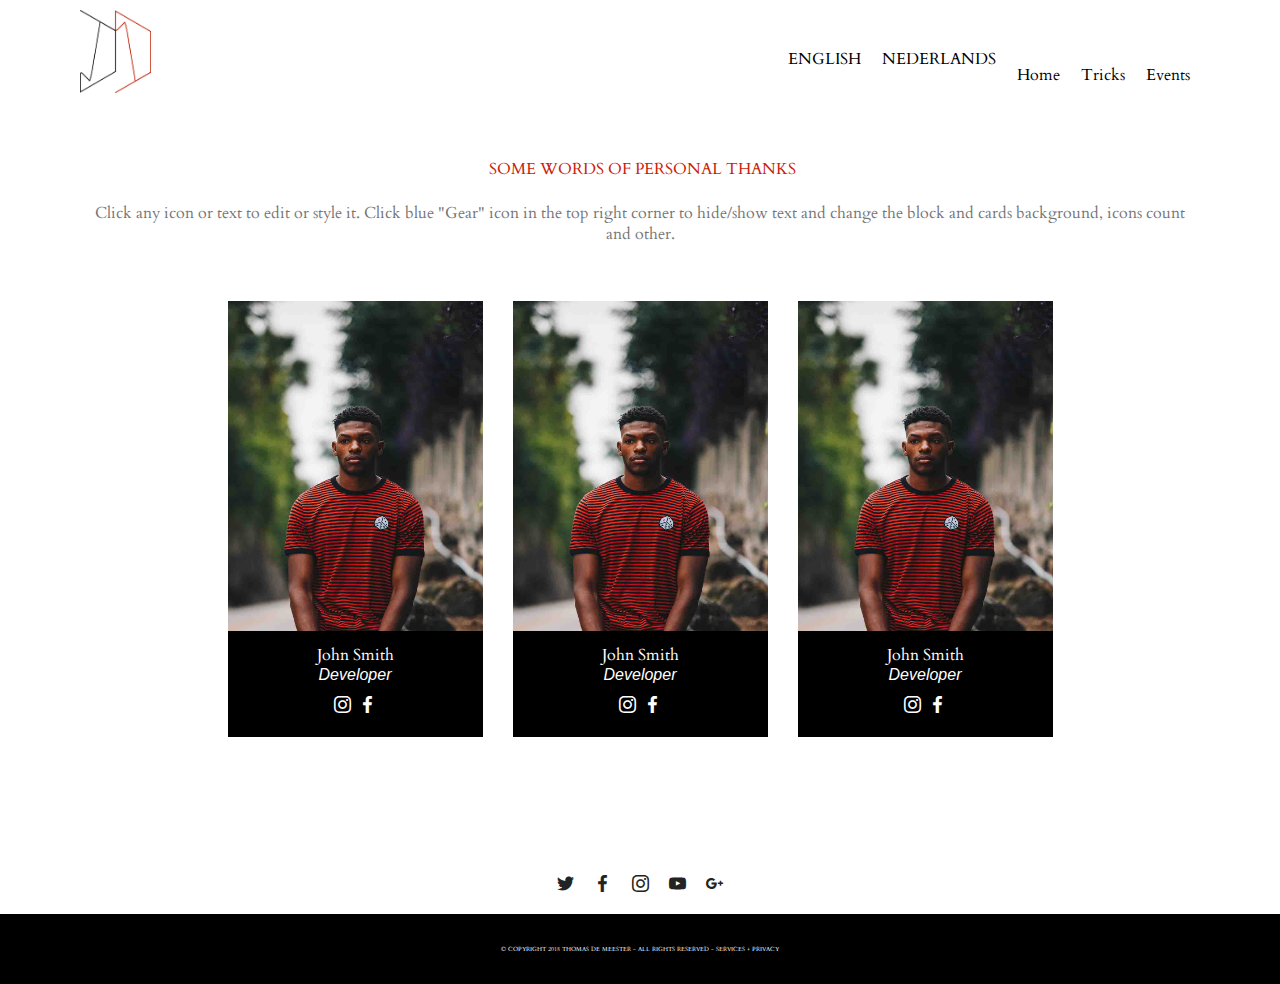
<file: page4.html>
<!DOCTYPE html>
<html >
<head>
  <!-- Site made with Mobirise Website Builder v4.5.4, https://mobirise.com -->
  <meta charset="UTF-8">
  <meta http-equiv="X-UA-Compatible" content="IE=edge">
  <meta name="generator" content="Mobirise v4.5.4, mobirise.com">
  <meta name="viewport" content="width=device-width, initial-scale=1, minimum-scale=1">
  <link rel="shortcut icon" href="assets/images/logo-rood-psd-642x754.jpg" type="image/x-icon">
  <meta name="description" content="Web Page Builder Description">
  <title> some words of personal thanks</title>
  <link rel="stylesheet" href="assets/web/assets/mobirise-icons/mobirise-icons.css">
  <link rel="stylesheet" href="assets/tether/tether.min.css">
  <link rel="stylesheet" href="assets/bootstrap/css/bootstrap.min.css">
  <link rel="stylesheet" href="assets/bootstrap/css/bootstrap-grid.min.css">
  <link rel="stylesheet" href="assets/bootstrap/css/bootstrap-reboot.min.css">
  <link rel="stylesheet" href="assets/socicon/css/styles.css">
  <link rel="stylesheet" href="assets/dropdown/css/style.css">
  <link rel="stylesheet" href="assets/theme/css/style.css">
  <link rel="stylesheet" href="assets/mobirise/css/mbr-additional.css" type="text/css">
  
  
  
</head>
<body>
<section class="menu cid-qGW8TxFFUD" once="menu" id="menu2-10">

    

    <nav class="navbar navbar-expand beta-menu navbar-dropdown align-items-center navbar-fixed-top navbar-toggleable-sm">
        <button class="navbar-toggler navbar-toggler-right" type="button" data-toggle="collapse" data-target="#navbarSupportedContent" aria-controls="navbarSupportedContent" aria-expanded="false" aria-label="Toggle navigation">
            <div class="hamburger">
                <span></span>
                <span></span>
                <span></span>
                <span></span>
            </div>
        </button>
        <div class="menu-logo">
            <div class="navbar-brand">
                <span class="navbar-logo">
                    <a href="https://mobirise.com">
                        <img src="assets/images/logo-rood-psd-642x754.jpg" alt="Mobirise" title="" style="height: 5.2rem;">
                    </a>
                </span>
                
            </div>
        </div>
        <div class="collapse navbar-collapse" id="navbarSupportedContent">
            <ul class="navbar-nav nav-dropdown nav-right" data-app-modern-menu="true"><li class="nav-item"><a class="nav-link link text-black display-4" href="index.html"><br><br></a></li><li class="nav-item"><a class="nav-link link text-black display-4" href="index.html"><br>&nbsp; &nbsp; &nbsp; &nbsp; &nbsp; &nbsp;</a></li><li class="nav-item"><a class="nav-link link text-black display-4" href="DMcardmagic.com_eng"><br>ENGLISH</a></li><li class="nav-item"><a class="nav-link link text-black display-4" href="index.html">
                        <br>NEDERLANDS</a></li><li class="nav-item"><a class="nav-link link text-black display-4" href="index.html">
                        <br><br><br>Home</a></li><li class="nav-item"><a class="nav-link link text-black display-4" href="page1.html">
                        <br><br><br>Tricks</a></li>
                <li class="nav-item">
                    <a class="nav-link link text-black display-4" href="page5.html">
                        <br><br><br>Events</a>
                </li></ul>
            
        </div>
    </nav>
</section>

<section class="engine"><a href="https://mobirise.co/n">bootstrap modal popup</a></section><section once="" class="cid-qGWiRvMXLV" id="footer7-11">

    

    

    <div class="container">
        <div class="media-container-row align-center mbr-white">
            
            
            <div class="row row-copirayt">
                <p class="mbr-text mb-0 mbr-fonts-style mbr-white align-center display-5">
                    © COPYRIGHT 2018 THOMAS DE MEESTER - ALL RIGHTS RESERVED - SERVICES + PRIVACY</p>
            </div>
        </div>
    </div>
</section>

<section class="features16 cid-qGWubThCp6" id="features16-13">
    
    
    
    <div class="container align-center">
        <h2 class="pb-3 mbr-fonts-style mbr-section-title display-2">&nbsp;SOME WORDS OF PERSONAL THANKS</h2>
        <h3 class="pb-5 mbr-section-subtitle mbr-fonts-style mbr-light display-2">
            Click any icon or text to edit or style it. Click blue "Gear" icon in the top right corner to hide/show text and change the block and cards background, icons count and other.
        </h3>
        <div class="row media-row">
            
        <div class="team-item col-lg-3 col-md-6">
                <div class="item-image">
                    <img src="assets/images/face6.jpg">
                </div>
                <div class="item-caption py-3">
                    <div class="item-name px-2">
                        <p class="mbr-fonts-style display-2">
                           John Smith
                        </p>
                    </div>
                    <div class="item-role px-2">
                        <p><em>Developer</em></p>
                    </div>
                    <div class="item-social pt-2">
                        <a href="https://twitter.com/mobirise" target="_blank">
                            <span class="p-1 mbr-iconfont mbr-iconfont-social socicon-instagram socicon" style="color: rgb(255, 255, 255);"></span>
                        </a>
                        <a href="https://www.facebook.com/pages/Mobirise/1616226671953247" target="_blank">
                            <span class="p-1 mbr-iconfont mbr-iconfont-social socicon-facebook socicon" style="color: rgb(255, 255, 255);"></span>
                        </a>
                        <a href="https://plus.google.com/u/0/+Mobirise" target="_blank">
                            
                        </a>
                        <a href="https://www.linkedin.com/in/mobirise" target="_blank">
                            
                        </a>
                        <a href="https://www.instagram.com/mobirise/" target="_blank">
                            
                        </a>
                        <a href="https://www.youtube.com/channel/UCt_tncVAetpK5JeM8L-8jyw" target="_blank">    
                            
                        </a>
                    </div>
                </div>
            </div><div class="team-item col-lg-3 col-md-6">
                <div class="item-image">
                    <img src="assets/images/face6.jpg">
                </div>
                <div class="item-caption py-3">
                    <div class="item-name px-2">
                        <p class="mbr-fonts-style display-2">
                           John Smith
                        </p>
                    </div>
                    <div class="item-role px-2">
                        <p><em>Developer</em></p>
                    </div>
                    <div class="item-social pt-2">
                        <a href="https://twitter.com/mobirise" target="_blank">
                            <span class="p-1 mbr-iconfont mbr-iconfont-social socicon-instagram socicon" style="color: rgb(255, 255, 255);"></span>
                        </a>
                        <a href="https://www.facebook.com/pages/Mobirise/1616226671953247" target="_blank">
                            <span class="p-1 mbr-iconfont mbr-iconfont-social socicon-facebook socicon" style="color: rgb(255, 255, 255);"></span>
                        </a>
                        <a href="https://plus.google.com/u/0/+Mobirise" target="_blank">
                            
                        </a>
                        <a href="https://www.linkedin.com/in/mobirise" target="_blank">
                            
                        </a>
                        <a href="https://www.instagram.com/mobirise/" target="_blank">
                            
                        </a>
                        <a href="https://www.youtube.com/channel/UCt_tncVAetpK5JeM8L-8jyw" target="_blank">    
                            
                        </a>
                    </div>
                </div>
            </div><div class="team-item col-lg-3 col-md-6">
                <div class="item-image">
                    <img src="assets/images/face6.jpg">
                </div>
                <div class="item-caption py-3">
                    <div class="item-name px-2">
                        <p class="mbr-fonts-style display-2">
                           John Smith
                        </p>
                    </div>
                    <div class="item-role px-2">
                        <p><em>Developer</em></p>
                    </div>
                    <div class="item-social pt-2">
                        <a href="https://twitter.com/mobirise" target="_blank">
                            <span class="p-1 mbr-iconfont mbr-iconfont-social socicon-instagram socicon" style="color: rgb(255, 255, 255);"></span>
                        </a>
                        <a href="https://www.facebook.com/pages/Mobirise/1616226671953247" target="_blank">
                            <span class="p-1 mbr-iconfont mbr-iconfont-social socicon-facebook socicon" style="color: rgb(255, 255, 255);"></span>
                        </a>
                        <a href="https://plus.google.com/u/0/+Mobirise" target="_blank">
                            
                        </a>
                        <a href="https://www.linkedin.com/in/mobirise" target="_blank">
                            
                        </a>
                        <a href="https://www.instagram.com/mobirise/" target="_blank">
                            
                        </a>
                        <a href="https://www.youtube.com/channel/UCt_tncVAetpK5JeM8L-8jyw" target="_blank">    
                            
                        </a>
                    </div>
                </div>
            </div></div>    
    </div>
</section>

<section class="cid-qH0tz8QmNK" id="social-buttons2-25">

    

    

    <div class="container">
        <div class="media-container-row">
            <div class="col-md-8 align-center">
                
                <div class="social-list pl-0 mb-0">
                    <a href="https://twitter.com/mobirise" target="_blank">
                        <span class="px-2 mbr-iconfont mbr-iconfont-social socicon-twitter socicon" style="font-size: 17px;"></span>
                    </a>
                    <a href="https://www.facebook.com/pages/Mobirise/1616226671953247" target="_blank">
                        <span class="px-2 mbr-iconfont mbr-iconfont-social socicon-facebook socicon" style="font-size: 17px;"></span>
                    </a>
                    <a href="https://instagram.com/mobirise" target="_blank">
                        <span class="px-2 mbr-iconfont mbr-iconfont-social socicon-instagram socicon" style="font-size: 17px;"></span>
                    </a>
                    <a href="https://www.youtube.com/c/mobirise" target="_blank">
                        <span class="px-2 mbr-iconfont mbr-iconfont-social socicon-youtube socicon" style="font-size: 17px;"></span>
                    </a>
                    <a href="https://plus.google.com/u/0/+Mobirise" target="_blank">
                        <span class="px-2 mbr-iconfont mbr-iconfont-social socicon-googleplus socicon" style="font-size: 17px;"></span>
                    </a>
                    <a href="https://www.behance.net/Mobirise" target="_blank">
                        
                    </a>
                </div>
            </div>
        </div>
    </div>
</section>

<section once="" class="cid-qGWmxkpB5V" id="footer7-12">

    

    

    <div class="container">
        <div class="media-container-row align-center mbr-white">
            
            
            <div class="row row-copirayt">
                <p class="mbr-text mb-0 mbr-fonts-style mbr-white align-center display-5">
                    © COPYRIGHT 2018 THOMAS DE MEESTER - ALL RIGHTS RESERVED - SERVICES + PRIVACY</p>
            </div>
        </div>
    </div>
</section>


  <script src="assets/web/assets/jquery/jquery.min.js"></script>
  <script src="assets/popper/popper.min.js"></script>
  <script src="assets/tether/tether.min.js"></script>
  <script src="assets/bootstrap/js/bootstrap.min.js"></script>
  <script src="assets/dropdown/js/script.min.js"></script>
  <script src="assets/touchswipe/jquery.touch-swipe.min.js"></script>
  <script src="assets/sociallikes/social-likes.js"></script>
  <script src="assets/smoothscroll/smooth-scroll.js"></script>
  <script src="assets/theme/js/script.js"></script>
  
  
</body>
</html>
</file>
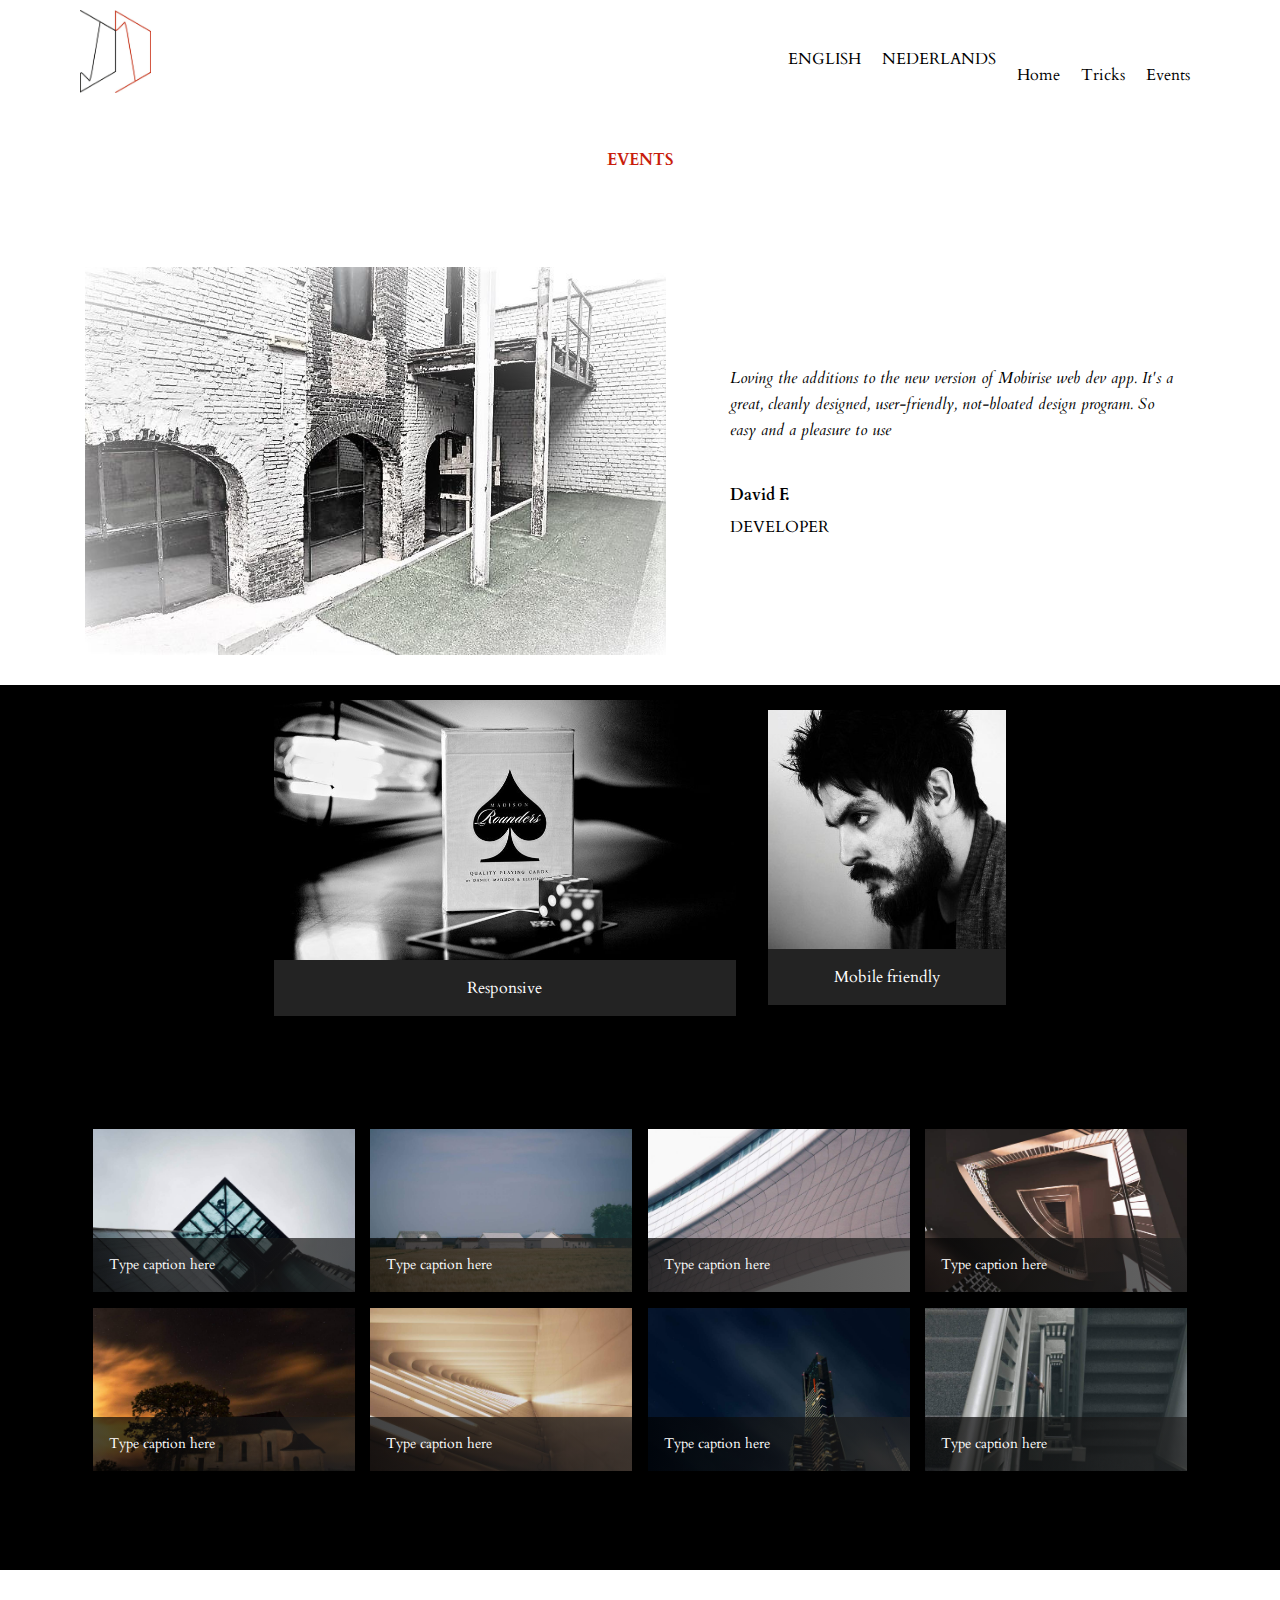
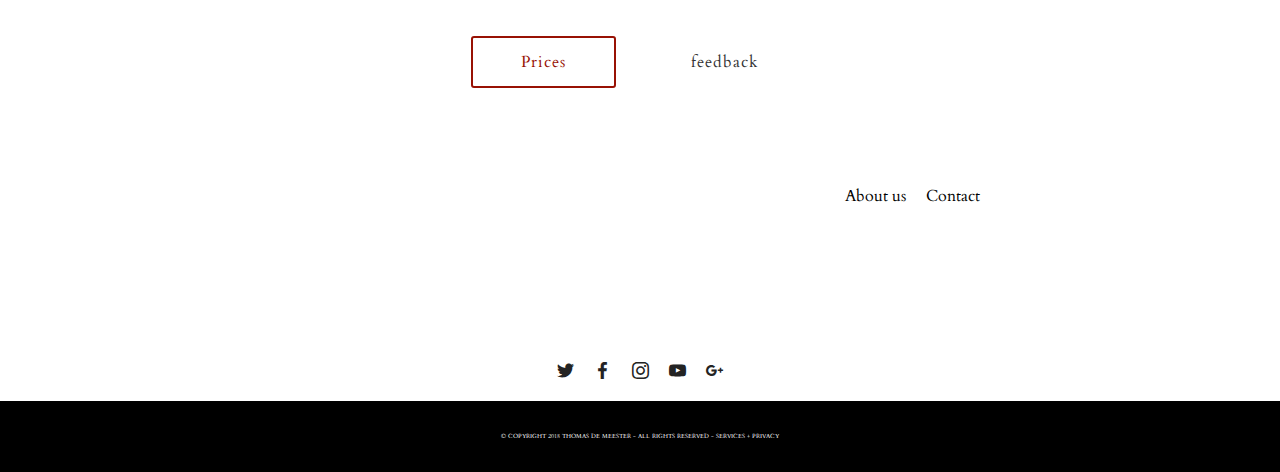
<file: page5.html>
<!DOCTYPE html>
<html >
<head>
  <!-- Site made with Mobirise Website Builder v4.5.4, https://mobirise.com -->
  <meta charset="UTF-8">
  <meta http-equiv="X-UA-Compatible" content="IE=edge">
  <meta name="generator" content="Mobirise v4.5.4, mobirise.com">
  <meta name="viewport" content="width=device-width, initial-scale=1, minimum-scale=1">
  <link rel="shortcut icon" href="assets/images/logo-rood-psd-642x754.jpg" type="image/x-icon">
  <meta name="description" content="Website Builder Description">
  <title>Events</title>
  <link rel="stylesheet" href="assets/web/assets/mobirise-icons/mobirise-icons.css">
  <link rel="stylesheet" href="assets/tether/tether.min.css">
  <link rel="stylesheet" href="assets/bootstrap/css/bootstrap.min.css">
  <link rel="stylesheet" href="assets/bootstrap/css/bootstrap-grid.min.css">
  <link rel="stylesheet" href="assets/bootstrap/css/bootstrap-reboot.min.css">
  <link rel="stylesheet" href="assets/dropdown/css/style.css">
  <link rel="stylesheet" href="assets/socicon/css/styles.css">
  <link rel="stylesheet" href="assets/theme/css/style.css">
  <link rel="stylesheet" href="assets/gallery/style.css">
  <link rel="stylesheet" href="assets/mobirise/css/mbr-additional.css" type="text/css">
  
  
  
</head>
<body>
<section class="menu cid-qGW8TxFFUD" once="menu" id="menu2-1m">

    

    <nav class="navbar navbar-expand beta-menu navbar-dropdown align-items-center navbar-fixed-top navbar-toggleable-sm">
        <button class="navbar-toggler navbar-toggler-right" type="button" data-toggle="collapse" data-target="#navbarSupportedContent" aria-controls="navbarSupportedContent" aria-expanded="false" aria-label="Toggle navigation">
            <div class="hamburger">
                <span></span>
                <span></span>
                <span></span>
                <span></span>
            </div>
        </button>
        <div class="menu-logo">
            <div class="navbar-brand">
                <span class="navbar-logo">
                    <a href="https://mobirise.com">
                        <img src="assets/images/logo-rood-psd-642x754.jpg" alt="Mobirise" title="" style="height: 5.2rem;">
                    </a>
                </span>
                
            </div>
        </div>
        <div class="collapse navbar-collapse" id="navbarSupportedContent">
            <ul class="navbar-nav nav-dropdown nav-right" data-app-modern-menu="true"><li class="nav-item"><a class="nav-link link text-black display-4" href="index.html"><br><br></a></li><li class="nav-item"><a class="nav-link link text-black display-4" href="index.html"><br>&nbsp; &nbsp; &nbsp; &nbsp; &nbsp; &nbsp;</a></li><li class="nav-item"><a class="nav-link link text-black display-4" href="DMcardmagic.com_eng"><br>ENGLISH</a></li><li class="nav-item"><a class="nav-link link text-black display-4" href="index.html">
                        <br>NEDERLANDS</a></li><li class="nav-item"><a class="nav-link link text-black display-4" href="index.html">
                        <br><br><br>Home</a></li><li class="nav-item"><a class="nav-link link text-black display-4" href="page1.html">
                        <br><br><br>Tricks</a></li>
                <li class="nav-item">
                    <a class="nav-link link text-black display-4" href="page5.html">
                        <br><br><br>Events</a>
                </li></ul>
            
        </div>
    </nav>
</section>

<section class="engine"><a href="https://mobirise.co/a">website builder</a></section><section class="mbr-section content4 cid-qGZ2O5oZTY" id="content4-1w">

    

    <div class="container">
        <div class="media-container-row">
            <div class="title col-12 col-md-8">
                <h2 class="align-center pb-3 mbr-fonts-style display-2">
                    <br><br><strong>EVENTS</strong></h2>
                
                
            </div>
        </div>
    </div>
</section>

<section class="testimonials2 cid-qGYW5cLERn" id="testimonials2-1q">

    

    

    <div class="container">
        <div class="media-container-row">
            <div class="mbr-figure pr-lg-5" style="width: 130%;">
              <img src="assets/images/763-1-763x509.jpg" alt="" title="">
            </div>
            <div class="media-content px-3 align-self-center mbr-white py-2">
                    <p class="mbr-text testimonial-text mbr-fonts-style display-7">
                       Loving the additions to the new version of Mobirise web dev app. It's a great, cleanly designed, user-friendly, not-bloated design program. So easy and a pleasure to use
                    </p>
                    <p class="mbr-author-name pt-4 mb-2 mbr-fonts-style display-7">
                       David F.
                    </p>
                    <p class="mbr-author-desc mbr-fonts-style display-7">
                       DEVELOPER
                    </p>
            </div>
        </div>
    </div>
</section>

<section class="cid-qGZ1sQ9zJt" id="content13-1t">
    
    <div class="container">
            <div class="media-container-row" style="width: 66%;">
                <div class="img-item item1" style="width: 198%;">
                    <img src="assets/images/img-5781-915x515.jpg" alt="" title="">
                    <div class="img-caption">
                        <p class="mbr-fonts-style align-center mbr-black display-7">
                            Responsive
                        </p>
                    </div>
                </div>
                <div class="img-item">
                    <img src="assets/images/blog-400x400.jpg" alt="" title="">
                    <div class="img-caption">
                        <p class="mbr-fonts-style align-center mbr-black display-7">
                            Mobile friendly
                        </p>
                    </div>
                </div>
            </div>
    </div>
</section>

<section class="mbr-gallery mbr-slider-carousel cid-qGZ1DfpWaO" id="gallery1-1v">

    

    <div class="container">
        <div><!-- Filter --><!-- Gallery --><div class="mbr-gallery-row"><div class="mbr-gallery-layout-default"><div><div><div class="mbr-gallery-item mbr-gallery-item--p1" data-video-url="false" data-tags="Awesome"><div href="#lb-gallery1-1v" data-slide-to="0" data-toggle="modal"><img src="assets/images/gallery00.jpg" alt=""><span class="icon-focus"></span><span class="mbr-gallery-title mbr-fonts-style display-7">Type caption here</span></div></div><div class="mbr-gallery-item mbr-gallery-item--p1" data-video-url="false" data-tags="Responsive"><div href="#lb-gallery1-1v" data-slide-to="1" data-toggle="modal"><img src="assets/images/gallery01.jpg" alt=""><span class="icon-focus"></span><span class="mbr-gallery-title mbr-fonts-style display-7">Type caption here</span></div></div><div class="mbr-gallery-item mbr-gallery-item--p1" data-video-url="false" data-tags="Creative"><div href="#lb-gallery1-1v" data-slide-to="2" data-toggle="modal"><img src="assets/images/gallery02.jpg" alt=""><span class="icon-focus"></span><span class="mbr-gallery-title mbr-fonts-style display-7">Type caption here</span></div></div><div class="mbr-gallery-item mbr-gallery-item--p1" data-video-url="false" data-tags="Animated"><div href="#lb-gallery1-1v" data-slide-to="3" data-toggle="modal"><img src="assets/images/gallery03.jpg" alt=""><span class="icon-focus"></span><span class="mbr-gallery-title mbr-fonts-style display-7">Type caption here</span></div></div><div class="mbr-gallery-item mbr-gallery-item--p1" data-video-url="false" data-tags="Awesome"><div href="#lb-gallery1-1v" data-slide-to="4" data-toggle="modal"><img src="assets/images/gallery04.jpg" alt=""><span class="icon-focus"></span><span class="mbr-gallery-title mbr-fonts-style display-7">Type caption here</span></div></div><div class="mbr-gallery-item mbr-gallery-item--p1" data-video-url="false" data-tags="Awesome"><div href="#lb-gallery1-1v" data-slide-to="5" data-toggle="modal"><img src="assets/images/gallery05.jpg" alt=""><span class="icon-focus"></span><span class="mbr-gallery-title mbr-fonts-style display-7">Type caption here</span></div></div><div class="mbr-gallery-item mbr-gallery-item--p1" data-video-url="false" data-tags="Responsive"><div href="#lb-gallery1-1v" data-slide-to="6" data-toggle="modal"><img src="assets/images/gallery06.jpg" alt=""><span class="icon-focus"></span><span class="mbr-gallery-title mbr-fonts-style display-7">Type caption here</span></div></div><div class="mbr-gallery-item mbr-gallery-item--p1" data-video-url="false" data-tags="Animated"><div href="#lb-gallery1-1v" data-slide-to="7" data-toggle="modal"><img src="assets/images/gallery07.jpg" alt=""><span class="icon-focus"></span><span class="mbr-gallery-title mbr-fonts-style display-7">Type caption here</span></div></div></div></div><div class="clearfix"></div></div></div><!-- Lightbox --><div data-app-prevent-settings="" class="mbr-slider modal fade carousel slide" tabindex="-1" data-keyboard="true" data-interval="false" id="lb-gallery1-1v"><div class="modal-dialog"><div class="modal-content"><div class="modal-body"><div class="carousel-inner"><div class="carousel-item active"><img src="assets/images/gallery00.jpg" alt=""></div><div class="carousel-item"><img src="assets/images/gallery01.jpg" alt=""></div><div class="carousel-item"><img src="assets/images/gallery02.jpg" alt=""></div><div class="carousel-item"><img src="assets/images/gallery03.jpg" alt=""></div><div class="carousel-item"><img src="assets/images/gallery04.jpg" alt=""></div><div class="carousel-item"><img src="assets/images/gallery05.jpg" alt=""></div><div class="carousel-item"><img src="assets/images/gallery06.jpg" alt=""></div><div class="carousel-item"><img src="assets/images/gallery07.jpg" alt=""></div></div><a class="carousel-control carousel-control-prev" role="button" data-slide="prev" href="#lb-gallery1-1v"><span class="mbri-left mbr-iconfont" aria-hidden="true"></span><span class="sr-only">Previous</span></a><a class="carousel-control carousel-control-next" role="button" data-slide="next" href="#lb-gallery1-1v"><span class="mbri-right mbr-iconfont" aria-hidden="true"></span><span class="sr-only">Next</span></a><a class="close" href="#" role="button" data-dismiss="modal"><span class="sr-only">Close</span></a></div></div></div></div></div>
    </div>

</section>

<section class="mbr-section content8 cid-qGZ1zXkpSz" id="content8-1u">

    

    <div class="container">
        <div class="media-container-row title">
            <div class="col-12 col-md-8">
                <div class="mbr-section-btn align-center"><a class="btn btn-primary-outline display-4" href="https://mobirise.com">Prices</a>
                    <a class="btn btn-white display-4" href="https://mobirise.com">feedback</a></div>
            </div>
        </div>
    </div>
</section>

<section class="mbr-section article content3 cid-qGZ43xHzIT" id="content3-1x">
      
     

    <div class="container">
        <div class="media-container-row">
            <div class="row col-12 col-md-8">
                <div class="col-12 col-md-6 pr-lg-4 mbr-text mbr-fonts-style display-7"></div>
                <div class="col-12 col-md-6 pl-lg-4 mbr-text mbr-fonts-style display-7"><p>
                     <a href="page2.html" class="text-black">About us</a>&nbsp;&nbsp; &nbsp; <a href="page3.html" class="text-black">Contact</a></p></div>
            </div>
        </div>
    </div>
</section>

<section class="cid-qH0sMjx3cp" id="social-buttons2-24">

    

    

    <div class="container">
        <div class="media-container-row">
            <div class="col-md-8 align-center">
                
                <div class="social-list pl-0 mb-0">
                    <a href="https://twitter.com/mobirise" target="_blank">
                        <span class="px-2 mbr-iconfont mbr-iconfont-social socicon-twitter socicon" style="font-size: 17px;"></span>
                    </a>
                    <a href="https://www.facebook.com/pages/Mobirise/1616226671953247" target="_blank">
                        <span class="px-2 mbr-iconfont mbr-iconfont-social socicon-facebook socicon" style="font-size: 17px;"></span>
                    </a>
                    <a href="https://instagram.com/mobirise" target="_blank">
                        <span class="px-2 mbr-iconfont mbr-iconfont-social socicon-instagram socicon" style="font-size: 17px;"></span>
                    </a>
                    <a href="https://www.youtube.com/c/mobirise" target="_blank">
                        <span class="px-2 mbr-iconfont mbr-iconfont-social socicon-youtube socicon" style="font-size: 17px;"></span>
                    </a>
                    <a href="https://plus.google.com/u/0/+Mobirise" target="_blank">
                        <span class="px-2 mbr-iconfont mbr-iconfont-social socicon-googleplus socicon" style="font-size: 17px;"></span>
                    </a>
                    <a href="https://www.behance.net/Mobirise" target="_blank">
                        
                    </a>
                </div>
            </div>
        </div>
    </div>
</section>

<section once="" class="cid-qGYWmWDB8U" id="footer7-1r">

    

    

    <div class="container">
        <div class="media-container-row align-center mbr-white">
            
            
            <div class="row row-copirayt">
                <p class="mbr-text mb-0 mbr-fonts-style mbr-white align-center display-5">
                    © COPYRIGHT 2018 THOMAS DE MEESTER - ALL RIGHTS RESERVED - SERVICES + PRIVACY</p>
            </div>
        </div>
    </div>
</section>


  <script src="assets/web/assets/jquery/jquery.min.js"></script>
  <script src="assets/popper/popper.min.js"></script>
  <script src="assets/tether/tether.min.js"></script>
  <script src="assets/bootstrap/js/bootstrap.min.js"></script>
  <script src="assets/smoothscroll/smooth-scroll.js"></script>
  <script src="assets/dropdown/js/script.min.js"></script>
  <script src="assets/touchswipe/jquery.touch-swipe.min.js"></script>
  <script src="assets/bootstrapcarouselswipe/bootstrap-carousel-swipe.js"></script>
  <script src="assets/sociallikes/social-likes.js"></script>
  <script src="assets/vimeoplayer/jquery.mb.vimeo_player.js"></script>
  <script src="assets/masonry/masonry.pkgd.min.js"></script>
  <script src="assets/imagesloaded/imagesloaded.pkgd.min.js"></script>
  <script src="assets/theme/js/script.js"></script>
  <script src="assets/slidervideo/script.js"></script>
  <script src="assets/gallery/player.min.js"></script>
  <script src="assets/gallery/script.js"></script>
  
  
</body>
</html>
</file>
<file: assets/web/assets/mobirise-icons/mobirise-icons.css>
@font-face {
  font-family: 'MobiriseIcons';
  src:  url('mobirise-icons.eot?spat4u');
  src:  url('mobirise-icons.eot?spat4u#iefix') format('embedded-opentype'),
    url('mobirise-icons.ttf?spat4u') format('truetype'),
    url('mobirise-icons.woff?spat4u') format('woff'),
    url('mobirise-icons.svg?spat4u#MobiriseIcons') format('svg');
  font-weight: normal;
  font-style: normal;
}

[class^="mbri-"], [class*=" mbri-"] {
  /* use !important to prevent issues with browser extensions that change fonts */
  font-family: MobiriseIcons !important;
  speak: none;
  font-style: normal;
  font-weight: normal;
  font-variant: normal;
  text-transform: none;
  line-height: 1;

  /* Better Font Rendering =========== */
  -webkit-font-smoothing: antialiased;
  -moz-osx-font-smoothing: grayscale;
}

.mbri-add-submenu:before {
  content: "\e900";
}
.mbri-alert:before {
  content: "\e901";
}
.mbri-align-center:before {
  content: "\e902";
}
.mbri-align-justify:before {
  content: "\e903";
}
.mbri-align-left:before {
  content: "\e904";
}
.mbri-align-right:before {
  content: "\e905";
}
.mbri-android:before {
  content: "\e906";
}
.mbri-apple:before {
  content: "\e907";
}
.mbri-arrow-down:before {
  content: "\e908";
}
.mbri-arrow-next:before {
  content: "\e909";
}
.mbri-arrow-prev:before {
  content: "\e90a";
}
.mbri-arrow-up:before {
  content: "\e90b";
}
.mbri-bold:before {
  content: "\e90c";
}
.mbri-bookmark:before {
  content: "\e90d";
}
.mbri-bootstrap:before {
  content: "\e90e";
}
.mbri-briefcase:before {
  content: "\e90f";
}
.mbri-browse:before {
  content: "\e910";
}
.mbri-bulleted-list:before {
  content: "\e911";
}
.mbri-calendar:before {
  content: "\e912";
}
.mbri-camera:before {
  content: "\e913";
}
.mbri-cart-add:before {
  content: "\e914";
}
.mbri-cart-full:before {
  content: "\e915";
}
.mbri-cash:before {
  content: "\e916";
}
.mbri-change-style:before {
  content: "\e917";
}
.mbri-chat:before {
  content: "\e918";
}
.mbri-clock:before {
  content: "\e919";
}
.mbri-close:before {
  content: "\e91a";
}
.mbri-cloud:before {
  content: "\e91b";
}
.mbri-code:before {
  content: "\e91c";
}
.mbri-contact-form:before {
  content: "\e91d";
}
.mbri-credit-card:before {
  content: "\e91e";
}
.mbri-cursor-click:before {
  content: "\e91f";
}
.mbri-cust-feedback:before {
  content: "\e920";
}
.mbri-database:before {
  content: "\e921";
}
.mbri-delivery:before {
  content: "\e922";
}
.mbri-desktop:before {
  content: "\e923";
}
.mbri-devices:before {
  content: "\e924";
}
.mbri-down:before {
  content: "\e925";
}
.mbri-download:before {
  content: "\e989";
}
.mbri-drag-n-drop:before {
  content: "\e927";
}
.mbri-drag-n-drop2:before {
  content: "\e928";
}
.mbri-edit:before {
  content: "\e929";
}
.mbri-edit2:before {
  content: "\e92a";
}
.mbri-error:before {
  content: "\e92b";
}
.mbri-extension:before {
  content: "\e92c";
}
.mbri-features:before {
  content: "\e92d";
}
.mbri-file:before {
  content: "\e92e";
}
.mbri-flag:before {
  content: "\e92f";
}
.mbri-folder:before {
  content: "\e930";
}
.mbri-gift:before {
  content: "\e931";
}
.mbri-github:before {
  content: "\e932";
}
.mbri-globe:before {
  content: "\e933";
}
.mbri-globe-2:before {
  content: "\e934";
}
.mbri-growing-chart:before {
  content: "\e935";
}
.mbri-hearth:before {
  content: "\e936";
}
.mbri-help:before {
  content: "\e937";
}
.mbri-home:before {
  content: "\e938";
}
.mbri-hot-cup:before {
  content: "\e939";
}
.mbri-idea:before {
  content: "\e93a";
}
.mbri-image-gallery:before {
  content: "\e93b";
}
.mbri-image-slider:before {
  content: "\e93c";
}
.mbri-info:before {
  content: "\e93d";
}
.mbri-italic:before {
  content: "\e93e";
}
.mbri-key:before {
  content: "\e93f";
}
.mbri-laptop:before {
  content: "\e940";
}
.mbri-layers:before {
  content: "\e941";
}
.mbri-left-right:before {
  content: "\e942";
}
.mbri-left:before {
  content: "\e943";
}
.mbri-letter:before {
  content: "\e944";
}
.mbri-like:before {
  content: "\e945";
}
.mbri-link:before {
  content: "\e946";
}
.mbri-lock:before {
  content: "\e947";
}
.mbri-login:before {
  content: "\e948";
}
.mbri-logout:before {
  content: "\e949";
}
.mbri-magic-stick:before {
  content: "\e94a";
}
.mbri-map-pin:before {
  content: "\e94b";
}
.mbri-menu:before {
  content: "\e94c";
}
.mbri-mobile:before {
  content: "\e94d";
}
.mbri-mobile2:before {
  content: "\e94e";
}
.mbri-mobirise:before {
  content: "\e94f";
}
.mbri-more-horizontal:before {
  content: "\e950";
}
.mbri-more-vertical:before {
  content: "\e951";
}
.mbri-music:before {
  content: "\e952";
}
.mbri-new-file:before {
  content: "\e953";
}
.mbri-numbered-list:before {
  content: "\e954";
}
.mbri-opened-folder:before {
  content: "\e955";
}
.mbri-pages:before {
  content: "\e956";
}
.mbri-paper-plane:before {
  content: "\e957";
}
.mbri-paperclip:before {
  content: "\e958";
}
.mbri-photo:before {
  content: "\e959";
}
.mbri-photos:before {
  content: "\e95a";
}
.mbri-pin:before {
  content: "\e95b";
}
.mbri-play:before {
  content: "\e95c";
}
.mbri-plus:before {
  content: "\e95d";
}
.mbri-preview:before {
  content: "\e95e";
}
.mbri-print:before {
  content: "\e95f";
}
.mbri-protect:before {
  content: "\e960";
}
.mbri-question:before {
  content: "\e961";
}
.mbri-quote-left:before {
  content: "\e962";
}
.mbri-quote-right:before {
  content: "\e963";
}
.mbri-refresh:before {
  content: "\e964";
}
.mbri-responsive:before {
  content: "\e965";
}
.mbri-right:before {
  content: "\e966";
}
.mbri-rocket:before {
  content: "\e967";
}
.mbri-sad-face:before {
  content: "\e968";
}
.mbri-sale:before {
  content: "\e969";
}
.mbri-save:before {
  content: "\e96a";
}
.mbri-search:before {
  content: "\e96b";
}
.mbri-setting:before {
  content: "\e96c";
}
.mbri-setting2:before {
  content: "\e96d";
}
.mbri-setting3:before {
  content: "\e96e";
}
.mbri-share:before {
  content: "\e96f";
}
.mbri-shopping-bag:before {
  content: "\e970";
}
.mbri-shopping-basket:before {
  content: "\e971";
}
.mbri-shopping-cart:before {
  content: "\e972";
}
.mbri-sites:before {
  content: "\e973";
}
.mbri-smile-face:before {
  content: "\e974";
}
.mbri-speed:before {
  content: "\e975";
}
.mbri-star:before {
  content: "\e976";
}
.mbri-success:before {
  content: "\e977";
}
.mbri-sun:before {
  content: "\e978";
}
.mbri-sun2:before {
  content: "\e979";
}
.mbri-tablet:before {
  content: "\e97a";
}
.mbri-tablet-vertical:before {
  content: "\e97b";
}
.mbri-target:before {
  content: "\e97c";
}
.mbri-timer:before {
  content: "\e97d";
}
.mbri-to-ftp:before {
  content: "\e97e";
}
.mbri-to-local-drive:before {
  content: "\e97f";
}
.mbri-touch-swipe:before {
  content: "\e980";
}
.mbri-touch:before {
  content: "\e981";
}
.mbri-trash:before {
  content: "\e982";
}
.mbri-underline:before {
  content: "\e983";
}
.mbri-unlink:before {
  content: "\e984";
}
.mbri-unlock:before {
  content: "\e985";
}
.mbri-up-down:before {
  content: "\e986";
}
.mbri-up:before {
  content: "\e987";
}
.mbri-update:before {
  content: "\e988";
}
.mbri-upload:before {
 content: "\e926"; 
}
.mbri-user:before {
  content: "\e98a";
}
.mbri-user2:before {
  content: "\e98b";
}
.mbri-users:before {
  content: "\e98c";
}
.mbri-video:before {
  content: "\e98d";
}
.mbri-video-play:before {
  content: "\e98e";
}
.mbri-watch:before {
  content: "\e98f";
}
.mbri-website-theme:before {
  content: "\e990";
}
.mbri-wifi:before {
  content: "\e991";
}
.mbri-windows:before {
  content: "\e992";
}
.mbri-zoom-out:before {
  content: "\e993";
}
.mbri-redo:before {
  content: "\e994";
}
.mbri-undo:before {
  content: "\e995";
}
</file>
<file: assets/socicon/css/styles.css>
@charset "UTF-8";

@font-face {
  font-family: "socicon";
  src:url("../fonts/socicon.eot");
  src:url("../fonts/socicon.eot?#iefix") format("embedded-opentype"),
    url("../fonts/socicon.woff") format("woff"),
    url("../fonts/socicon.ttf") format("truetype"),
    url("../fonts/socicon.svg#socicon") format("svg");
  font-weight: normal;
  font-style: normal;

}

[data-icon]:before {
  font-family: "socicon" !important;
  content: attr(data-icon);
  font-style: normal !important;
  font-weight: normal !important;
  font-variant: normal !important;
  text-transform: none !important;
  speak: none;
  line-height: 1;
  -webkit-font-smoothing: antialiased;
  -moz-osx-font-smoothing: grayscale;
}

[class^="socicon-"]:before,
[class*=" socicon-"]:before {
  font-family: "socicon" !important;
  font-style: normal !important;
  font-weight: normal !important;
  font-variant: normal !important;
  text-transform: none !important;
  speak: none;
  line-height: 1;
  -webkit-font-smoothing: antialiased;
  -moz-osx-font-smoothing: grayscale;
}

.socicon-modelmayhem:before {
  content: "\e000";
}
.socicon-mixcloud:before {
  content: "\e001";
}
.socicon-drupal:before {
  content: "\e002";
}
.socicon-swarm:before {
  content: "\e003";
}
.socicon-istock:before {
  content: "\e004";
}
.socicon-yammer:before {
  content: "\e005";
}
.socicon-ello:before {
  content: "\e006";
}
.socicon-stackoverflow:before {
  content: "\e007";
}
.socicon-persona:before {
  content: "\e008";
}
.socicon-triplej:before {
  content: "\e009";
}
.socicon-houzz:before {
  content: "\e00a";
}
.socicon-rss:before {
  content: "\e00b";
}
.socicon-paypal:before {
  content: "\e00c";
}
.socicon-odnoklassniki:before {
  content: "\e00d";
}
.socicon-airbnb:before {
  content: "\e00e";
}
.socicon-periscope:before {
  content: "\e00f";
}
.socicon-outlook:before {
  content: "\e010";
}
.socicon-coderwall:before {
  content: "\e011";
}
.socicon-tripadvisor:before {
  content: "\e012";
}
.socicon-appnet:before {
  content: "\e013";
}
.socicon-goodreads:before {
  content: "\e014";
}
.socicon-tripit:before {
  content: "\e015";
}
.socicon-lanyrd:before {
  content: "\e016";
}
.socicon-slideshare:before {
  content: "\e017";
}
.socicon-buffer:before {
  content: "\e018";
}
.socicon-disqus:before {
  content: "\e019";
}
.socicon-vkontakte:before {
  content: "\e01a";
}
.socicon-whatsapp:before {
  content: "\e01b";
}
.socicon-patreon:before {
  content: "\e01c";
}
.socicon-storehouse:before {
  content: "\e01d";
}
.socicon-pocket:before {
  content: "\e01e";
}
.socicon-mail:before {
  content: "\e01f";
}
.socicon-blogger:before {
  content: "\e020";
}
.socicon-technorati:before {
  content: "\e021";
}
.socicon-reddit:before {
  content: "\e022";
}
.socicon-dribbble:before {
  content: "\e023";
}
.socicon-stumbleupon:before {
  content: "\e024";
}
.socicon-digg:before {
  content: "\e025";
}
.socicon-envato:before {
  content: "\e026";
}
.socicon-behance:before {
  content: "\e027";
}
.socicon-delicious:before {
  content: "\e028";
}
.socicon-deviantart:before {
  content: "\e029";
}
.socicon-forrst:before {
  content: "\e02a";
}
.socicon-play:before {
  content: "\e02b";
}
.socicon-zerply:before {
  content: "\e02c";
}
.socicon-wikipedia:before {
  content: "\e02d";
}
.socicon-apple:before {
  content: "\e02e";
}
.socicon-flattr:before {
  content: "\e02f";
}
.socicon-github:before {
  content: "\e030";
}
.socicon-renren:before {
  content: "\e031";
}
.socicon-friendfeed:before {
  content: "\e032";
}
.socicon-newsvine:before {
  content: "\e033";
}
.socicon-identica:before {
  content: "\e034";
}
.socicon-bebo:before {
  content: "\e035";
}
.socicon-zynga:before {
  content: "\e036";
}
.socicon-steam:before {
  content: "\e037";
}
.socicon-xbox:before {
  content: "\e038";
}
.socicon-windows:before {
  content: "\e039";
}
.socicon-qq:before {
  content: "\e03a";
}
.socicon-douban:before {
  content: "\e03b";
}
.socicon-meetup:before {
  content: "\e03c";
}
.socicon-playstation:before {
  content: "\e03d";
}
.socicon-android:before {
  content: "\e03e";
}
.socicon-snapchat:before {
  content: "\e03f";
}
.socicon-twitter:before {
  content: "\e040";
}
.socicon-facebook:before {
  content: "\e041";
}
.socicon-googleplus:before {
  content: "\e042";
}
.socicon-pinterest:before {
  content: "\e043";
}
.socicon-foursquare:before {
  content: "\e044";
}
.socicon-yahoo:before {
  content: "\e045";
}
.socicon-skype:before {
  content: "\e046";
}
.socicon-yelp:before {
  content: "\e047";
}
.socicon-feedburner:before {
  content: "\e048";
}
.socicon-linkedin:before {
  content: "\e049";
}
.socicon-viadeo:before {
  content: "\e04a";
}
.socicon-xing:before {
  content: "\e04b";
}
.socicon-myspace:before {
  content: "\e04c";
}
.socicon-soundcloud:before {
  content: "\e04d";
}
.socicon-spotify:before {
  content: "\e04e";
}
.socicon-grooveshark:before {
  content: "\e04f";
}
.socicon-lastfm:before {
  content: "\e050";
}
.socicon-youtube:before {
  content: "\e051";
}
.socicon-vimeo:before {
  content: "\e052";
}
.socicon-dailymotion:before {
  content: "\e053";
}
.socicon-vine:before {
  content: "\e054";
}
.socicon-flickr:before {
  content: "\e055";
}
.socicon-500px:before {
  content: "\e056";
}
.socicon-wordpress:before {
  content: "\e058";
}
.socicon-tumblr:before {
  content: "\e059";
}
.socicon-twitch:before {
  content: "\e05a";
}
.socicon-8tracks:before {
  content: "\e05b";
}
.socicon-amazon:before {
  content: "\e05c";
}
.socicon-icq:before {
  content: "\e05d";
}
.socicon-smugmug:before {
  content: "\e05e";
}
.socicon-ravelry:before {
  content: "\e05f";
}
.socicon-weibo:before {
  content: "\e060";
}
.socicon-baidu:before {
  content: "\e061";
}
.socicon-angellist:before {
  content: "\e062";
}
.socicon-ebay:before {
  content: "\e063";
}
.socicon-imdb:before {
  content: "\e064";
}
.socicon-stayfriends:before {
  content: "\e065";
}
.socicon-residentadvisor:before {
  content: "\e066";
}
.socicon-google:before {
  content: "\e067";
}
.socicon-yandex:before {
  content: "\e068";
}
.socicon-sharethis:before {
  content: "\e069";
}
.socicon-bandcamp:before {
  content: "\e06a";
}
.socicon-itunes:before {
  content: "\e06b";
}
.socicon-deezer:before {
  content: "\e06c";
}
.socicon-telegram:before {
  content: "\e06e";
}
.socicon-openid:before {
  content: "\e06f";
}
.socicon-amplement:before {
  content: "\e070";
}
.socicon-viber:before {
  content: "\e071";
}
.socicon-zomato:before {
  content: "\e072";
}
.socicon-draugiem:before {
  content: "\e074";
}
.socicon-endomodo:before {
  content: "\e075";
}
.socicon-filmweb:before {
  content: "\e076";
}
.socicon-stackexchange:before {
  content: "\e077";
}
.socicon-wykop:before {
  content: "\e078";
}
.socicon-teamspeak:before {
  content: "\e079";
}
.socicon-teamviewer:before {
  content: "\e07a";
}
.socicon-ventrilo:before {
  content: "\e07b";
}
.socicon-younow:before {
  content: "\e07c";
}
.socicon-raidcall:before {
  content: "\e07d";
}
.socicon-mumble:before {
  content: "\e07e";
}
.socicon-medium:before {
  content: "\e06d";
}
.socicon-bebee:before {
  content: "\e07f";
}
.socicon-hitbox:before {
  content: "\e080";
}
.socicon-reverbnation:before {
  content: "\e081";
}
.socicon-formulr:before {
  content: "\e082";
}
.socicon-instagram:before {
  content: "\e057";
}
.socicon-battlenet:before {
  content: "\e083";
}
.socicon-chrome:before {
  content: "\e084";
}
.socicon-discord:before {
  content: "\e086";
}
.socicon-issuu:before {
  content: "\e087";
}
.socicon-macos:before {
  content: "\e088";
}
.socicon-firefox:before {
  content: "\e089";
}
.socicon-opera:before {
  content: "\e08d";
}
.socicon-keybase:before {
  content: "\e090";
}
.socicon-alliance:before {
  content: "\e091";
}
.socicon-livejournal:before {
  content: "\e092";
}
.socicon-googlephotos:before {
  content: "\e093";
}
.socicon-horde:before {
  content: "\e094";
}
.socicon-etsy:before {
  content: "\e095";
}
.socicon-zapier:before {
  content: "\e096";
}
.socicon-google-scholar:before {
  content: "\e097";
}
.socicon-researchgate:before {
  content: "\e098";
}
.socicon-wechat:before {
  content: "\e099";
}
.socicon-strava:before {
  content: "\e09a";
}
.socicon-line:before {
  content: "\e09b";
}
.socicon-lyft:before {
  content: "\e09c";
}
.socicon-uber:before {
  content: "\e09d";
}
.socicon-songkick:before {
  content: "\e09e";
}
.socicon-viewbug:before {
  content: "\e09f";
}
.socicon-googlegroups:before {
  content: "\e0a0";
}
.socicon-quora:before {
  content: "\e073";
}
.socicon-diablo:before {
  content: "\e085";
}
.socicon-blizzard:before {
  content: "\e0a1";
}
.socicon-hearthstone:before {
  content: "\e08b";
}
.socicon-heroes:before {
  content: "\e08a";
}
.socicon-overwatch:before {
  content: "\e08c";
}
.socicon-warcraft:before {
  content: "\e08e";
}
.socicon-starcraft:before {
  content: "\e08f";
}
.socicon-beam:before {
  content: "\e0a2";
}
.socicon-curse:before {
  content: "\e0a3";
}
.socicon-player:before {
  content: "\e0a4";
}
.socicon-streamjar:before {
  content: "\e0a5";
}
.socicon-nintendo:before {
  content: "\e0a6";
}
.socicon-hellocoton:before {
  content: "\e0a7";
}
</file>
<file: assets/dropdown/css/style.css>
.navbar-dropdown {
  left: 0;
  padding: 0;
  position: absolute;
  right: 0;
  top: 0;
  transition: all 0.45s ease;
  z-index: 1030;
  background: #282828; }
  .navbar-dropdown .navbar-logo {
    margin-right: 0.8rem;
    transition: margin 0.3s ease-in-out;
    vertical-align: middle; }
    .navbar-dropdown .navbar-logo img {
      height: 3.125rem;
      transition: all 0.3s ease-in-out; }
    .navbar-dropdown .navbar-logo.mbr-iconfont {
      font-size: 3.125rem;
      line-height: 3.125rem; }
  .navbar-dropdown .navbar-caption {
    font-weight: 700;
    white-space: normal;
    vertical-align: -4px;
    line-height: 3.125rem !important; }
    .navbar-dropdown .navbar-caption, .navbar-dropdown .navbar-caption:hover {
      color: inherit;
      text-decoration: none; }
  .navbar-dropdown .mbr-iconfont + .navbar-caption {
    vertical-align: -1px; }
  .navbar-dropdown.navbar-fixed-top {
    position: fixed; }
  .navbar-dropdown .navbar-brand span {
    vertical-align: -4px; }
  .navbar-dropdown.bg-color.transparent {
    background: none; }
  .navbar-dropdown.navbar-short .navbar-brand {
    padding: 0.625rem 0; }
    .navbar-dropdown.navbar-short .navbar-brand span {
      vertical-align: -1px; }
  .navbar-dropdown.navbar-short .navbar-caption {
    line-height: 2.375rem !important;
    vertical-align: -2px; }
  .navbar-dropdown.navbar-short .navbar-logo {
    margin-right: 0.5rem; }
    .navbar-dropdown.navbar-short .navbar-logo img {
      height: 2.375rem; }
    .navbar-dropdown.navbar-short .navbar-logo.mbr-iconfont {
      font-size: 2.375rem;
      line-height: 2.375rem; }
  .navbar-dropdown.navbar-short .mbr-table-cell {
    height: 3.625rem; }
  .navbar-dropdown .navbar-close {
    left: 0.6875rem;
    position: fixed;
    top: 0.75rem;
    z-index: 1000; }
  .navbar-dropdown .hamburger-icon {
    content: "";
    display: inline-block;
    vertical-align: middle;
    width: 16px;
    -webkit-box-shadow: 0 -6px 0 1px #282828,0 0 0 1px #282828,0 6px 0 1px #282828;
    -moz-box-shadow: 0 -6px 0 1px #282828,0 0 0 1px #282828,0 6px 0 1px #282828;
    box-shadow: 0 -6px 0 1px #282828,0 0 0 1px #282828,0 6px 0 1px #282828; }

.dropdown-menu .dropdown-toggle[data-toggle="dropdown-submenu"]::after {
  border-bottom: 0.35em solid transparent;
  border-left: 0.35em solid;
  border-right: 0;
  border-top: 0.35em solid transparent;
  margin-left: 0.3rem; }

.dropdown-menu .dropdown-item:focus {
  outline: 0; }

.nav-dropdown {
  font-size: 0.75rem;
  font-weight: 500;
  height: auto !important; }
  .nav-dropdown .nav-btn {
    padding-left: 1rem; }
  .nav-dropdown .link {
    margin: .667em 1.667em;
    font-weight: 500;
    padding: 0;
    transition: color .2s ease-in-out; }
    .nav-dropdown .link.dropdown-toggle {
      margin-right: 2.583em; }
      .nav-dropdown .link.dropdown-toggle::after {
        margin-left: .25rem;
        border-top: 0.35em solid;
        border-right: 0.35em solid transparent;
        border-left: 0.35em solid transparent;
        border-bottom: 0; }
      .nav-dropdown .link.dropdown-toggle[aria-expanded="true"] {
        margin: 0;
        padding: 0.667em 3.263em  0.667em 1.667em; }
  .nav-dropdown .link::after,
  .nav-dropdown .dropdown-item::after {
    color: inherit; }
  .nav-dropdown .btn {
    font-size: 0.75rem;
    font-weight: 700;
    letter-spacing: 0;
    margin-bottom: 0;
    padding-left: 1.25rem;
    padding-right: 1.25rem; }
  .nav-dropdown .dropdown-menu {
    border-radius: 0;
    border: 0;
    left: 0;
    margin: 0;
    padding-bottom: 1.25rem;
    padding-top: 1.25rem;
    position: relative; }
  .nav-dropdown .dropdown-submenu {
    margin-left: 0.125rem;
    top: 0; }
  .nav-dropdown .dropdown-item {
    font-weight: 500;
    line-height: 2;
    padding: 0.3846em 4.615em 0.3846em 1.5385em;
    position: relative;
    transition: color .2s ease-in-out, background-color .2s ease-in-out; }
    .nav-dropdown .dropdown-item::after {
      margin-top: -0.3077em;
      position: absolute;
      right: 1.1538em;
      top: 50%; }
    .nav-dropdown .dropdown-item:focus, .nav-dropdown .dropdown-item:hover {
      background: none; }

@media (max-width: 767px) {
  .nav-dropdown.navbar-toggleable-sm {
    bottom: 0;
    display: none;
    left: 0;
    overflow-x: hidden;
    position: fixed;
    top: 0;
    transform: translateX(-100%);
    -ms-transform: translateX(-100%);
    -webkit-transform: translateX(-100%);
    width: 18.75rem;
    z-index: 999; } }
.nav-dropdown.navbar-toggleable-xl {
  bottom: 0;
  display: none;
  left: 0;
  overflow-x: hidden;
  position: fixed;
  top: 0;
  transform: translateX(-100%);
  -ms-transform: translateX(-100%);
  -webkit-transform: translateX(-100%);
  width: 18.75rem;
  z-index: 999; }

.nav-dropdown-sm {
  display: block !important;
  overflow-x: hidden;
  overflow: auto;
  padding-top: 3.875rem; }
  .nav-dropdown-sm::after {
    content: "";
    display: block;
    height: 3rem;
    width: 100%; }
  .nav-dropdown-sm.collapse.in ~ .navbar-close {
    display: block !important; }
  .nav-dropdown-sm.collapsing, .nav-dropdown-sm.collapse.in {
    transform: translateX(0);
    -ms-transform: translateX(0);
    -webkit-transform: translateX(0);
    transition: all 0.25s ease-out;
    -webkit-transition: all 0.25s ease-out;
    background: #282828; }
  .nav-dropdown-sm.collapsing[aria-expanded="false"] {
    transform: translateX(-100%);
    -ms-transform: translateX(-100%);
    -webkit-transform: translateX(-100%); }
  .nav-dropdown-sm .nav-item {
    display: block;
    margin-left: 0 !important;
    padding-left: 0; }
  .nav-dropdown-sm .link,
  .nav-dropdown-sm .dropdown-item {
    border-top: 1px dotted rgba(255, 255, 255, 0.1);
    font-size: 0.8125rem;
    line-height: 1.6;
    margin: 0 !important;
    padding: 0.875rem 2.4rem 0.875rem 1.5625rem !important;
    position: relative;
    white-space: normal; }
    .nav-dropdown-sm .link:focus, .nav-dropdown-sm .link:hover,
    .nav-dropdown-sm .dropdown-item:focus,
    .nav-dropdown-sm .dropdown-item:hover {
      background: rgba(0, 0, 0, 0.2) !important;
      color: #c0a375; }
  .nav-dropdown-sm .nav-btn {
    position: relative;
    padding: 1.5625rem 1.5625rem 0 1.5625rem; }
    .nav-dropdown-sm .nav-btn::before {
      border-top: 1px dotted rgba(255, 255, 255, 0.1);
      content: "";
      left: 0;
      position: absolute;
      top: 0;
      width: 100%; }
    .nav-dropdown-sm .nav-btn + .nav-btn {
      padding-top: 0.625rem; }
      .nav-dropdown-sm .nav-btn + .nav-btn::before {
        display: none; }
  .nav-dropdown-sm .btn {
    padding: 0.625rem 0; }
  .nav-dropdown-sm .dropdown-toggle[data-toggle="dropdown-submenu"]::after {
    margin-left: .25rem;
    border-top: 0.35em solid;
    border-right: 0.35em solid transparent;
    border-left: 0.35em solid transparent;
    border-bottom: 0; }
  .nav-dropdown-sm .dropdown-toggle[data-toggle="dropdown-submenu"][aria-expanded="true"]::after {
    border-top: 0;
    border-right: 0.35em solid transparent;
    border-left: 0.35em solid transparent;
    border-bottom: 0.35em solid; }
  .nav-dropdown-sm .dropdown-menu {
    margin: 0;
    padding: 0;
    position: relative;
    top: 0;
    left: 0;
    width: 100%;
    border: 0;
    float: none;
    border-radius: 0;
    background: none; }
  .nav-dropdown-sm .dropdown-submenu {
    left: 100%;
    margin-left: 0.125rem;
    margin-top: -1.25rem;
    top: 0; }

.navbar-toggleable-sm .nav-dropdown .dropdown-menu {
  position: absolute; }

.navbar-toggleable-sm .nav-dropdown .dropdown-submenu {
  left: 100%;
  margin-left: 0.125rem;
  margin-top: -1.25rem;
  top: 0; }

.navbar-toggleable-sm.opened .nav-dropdown .dropdown-menu {
  position: relative; }

.navbar-toggleable-sm.opened .nav-dropdown .dropdown-submenu {
  left: 0;
  margin-left: 00rem;
  margin-top: 0rem;
  top: 0; }

.is-builder .nav-dropdown.collapsing {
  transition: none !important; }

/*# sourceMappingURL=style.css.map */
</file>
<file: assets/theme/css/style.css>
/*!
 * Mobirise v4 theme (https://mobirise.com/)
 * Copyright 2017 Mobirise
 */
section {
  background-color: #eeeeee; }

section,
.container,
.container-fluid {
  position: relative;
  word-wrap: break-word; }

a.mbr-iconfont:hover {
  text-decoration: none; }

.article .lead p, .article .lead ul, .article .lead ol, .article .lead pre, .article .lead blockquote {
  margin-bottom: 0; }

a {
  font-style: normal;
  font-weight: 400;
  cursor: pointer; }
  a, a:hover {
    text-decoration: none; }

figure {
  margin-bottom: 0; }

body {
  color: #232323; }

h1, h2, h3, h4, h5, h6,
.h1, .h2, .h3, .h4, .h5, .h6,
.display-1, .display-2, .display-3, .display-4 {
  line-height: 1;
  word-break: break-word;
  word-wrap: break-word; }

b, strong {
  font-weight: bold; }

blockquote {
  padding: 10px 0 10px 20px;
  position: relative;
  border-left: 2px solid;
  border-color: #ff3366; }

input:-webkit-autofill, input:-webkit-autofill:hover, input:-webkit-autofill:focus, input:-webkit-autofill:active {
  transition-delay: 9999s;
  transition-property: background-color, color; }

textarea[type="hidden"] {
  display: none; }

body {
  position: relative; }

section {
  background-position: 50% 50%;
  background-repeat: no-repeat;
  background-size: cover; }
  section .mbr-background-video,
  section .mbr-background-video-preview {
    position: absolute;
    bottom: 0;
    left: 0;
    right: 0;
    top: 0; }

.hidden {
  visibility: hidden; }

.mbr-z-index20 {
  z-index: 20; }

/*! Base colors */
.mbr-white {
  color: #ffffff; }

.mbr-black {
  color: #000000; }

.mbr-bg-white {
  background-color: #ffffff; }

.mbr-bg-black {
  background-color: #000000; }

/*! Text-aligns */
.align-left {
  text-align: left; }

.align-center {
  text-align: center; }

.align-right {
  text-align: right; }

@media (max-width: 767px) {
  .align-left, .align-center, .align-right, .mbr-section-btn, .mbr-section-title {
    text-align: center; } }
/*! Font-weight  */
.mbr-light {
  font-weight: 300; }

.mbr-regular {
  font-weight: 400; }

.mbr-semibold {
  font-weight: 500; }

.mbr-bold {
  font-weight: 700; }

/*! Media  */
.media-size-item {
  -webkit-flex: 1 1 auto;
  -moz-flex: 1 1 auto;
  -ms-flex: 1 1 auto;
  -o-flex: 1 1 auto;
  flex: 1 1 auto; }

.media-content {
  -webkit-flex-basis: 100%;
  flex-basis: 100%; }

.media-container-row {
  display: -ms-flexbox;
  display: -webkit-flex;
  display: flex;
  -webkit-flex-direction: row;
  -ms-flex-direction: row;
  flex-direction: row;
  -webkit-flex-wrap: wrap;
  -ms-flex-wrap: wrap;
  flex-wrap: wrap;
  -webkit-justify-content: center;
  -ms-flex-pack: center;
  justify-content: center;
  -webkit-align-content: center;
  -ms-flex-line-pack: center;
  align-content: center;
  -webkit-align-items: start;
  -ms-flex-align: start;
  align-items: start; }
  .media-container-row .media-size-item {
    width: 400px; }

.media-container-column {
  display: -ms-flexbox;
  display: -webkit-flex;
  display: flex;
  -webkit-flex-direction: column;
  -ms-flex-direction: column;
  flex-direction: column;
  -webkit-flex-wrap: wrap;
  -ms-flex-wrap: wrap;
  flex-wrap: wrap;
  -webkit-justify-content: center;
  -ms-flex-pack: center;
  justify-content: center;
  -webkit-align-content: center;
  -ms-flex-line-pack: center;
  align-content: center;
  -webkit-align-items: stretch;
  -ms-flex-align: stretch;
  align-items: stretch; }
  .media-container-column > * {
    width: 100%; }

@media (min-width: 992px) {
  .media-container-row {
    -webkit-flex-wrap: nowrap;
    -ms-flex-wrap: nowrap;
    flex-wrap: nowrap; } }
figure {
  overflow: hidden; }

figure[mbr-media-size] {
  transition: width 0.1s; }

.mbr-figure img, .mbr-figure iframe {
  display: block;
  width: 100%; }

.card {
  background-color: transparent;
  border: none; }

.card-img {
  text-align: center;
  flex-shrink: 0; }

.media {
  max-width: 100%;
  margin: 0 auto; }

.mbr-figure {
  -ms-flex-item-align: center;
  -ms-grid-row-align: center;
  -webkit-align-self: center;
  align-self: center; }

.media-container > div {
  max-width: 100%; }

.mbr-figure img, .card-img img {
  width: 100%; }

@media (max-width: 991px) {
  .media-size-item {
    width: auto !important; }

  .media {
    width: auto; }

  .mbr-figure {
    width: 100% !important; } }
/*! Buttons */
.mbr-section-btn {
  margin-left: -.25rem;
  margin-right: -.25rem;
  font-size: 0; }

nav .mbr-section-btn {
  margin-left: 0rem;
  margin-right: 0rem; }

/*! Btn icon margin */
.btn .mbr-iconfont, .btn.btn-sm .mbr-iconfont {
  cursor: pointer;
  margin-right: 0.5rem; }

.btn.btn-md .mbr-iconfont, .btn.btn-md .mbr-iconfont {
  margin-right: 0.8rem; }

.mbr-regular {
  font-weight: 400; }

.mbr-semibold {
  font-weight: 500; }

.mbr-bold {
  font-weight: 700; }

[type="submit"] {
  -webkit-appearance: none; }

/*! Full-screen */
.mbr-fullscreen .mbr-overlay {
  min-height: 100vh; }

.mbr-fullscreen {
  display: flex;
  display: -webkit-flex;
  display: -moz-flex;
  display: -ms-flex;
  display: -o-flex;
  align-items: center;
  -webkit-align-items: center;
  min-height: 100vh;
  padding-top: 3rem;
  padding-bottom: 3rem; }

/*! Map */
.map {
  height: 25rem;
  position: relative; }
  .map iframe {
    width: 100%;
    height: 100%; }

/* Form */
.form-asterisk {
  font-family: initial;
  position: absolute;
  top: -2px;
  font-weight: normal; }

/*! Scroll to top arrow */
.mbr-arrow-up {
  bottom: 25px;
  right: 90px;
  position: fixed;
  text-align: right;
  z-index: 5000;
  color: #ffffff;
  font-size: 32px;
  transform: rotate(180deg);
  -webkit-transform: rotate(180deg); }

.mbr-arrow-up a {
  background: rgba(0, 0, 0, 0.2);
  border-radius: 3px;
  color: #fff;
  display: inline-block;
  height: 60px;
  width: 60px;
  outline-style: none !important;
  position: relative;
  text-decoration: none;
  transition: all .3s ease-in-out;
  cursor: pointer;
  text-align: center; }
  .mbr-arrow-up a:hover {
    background-color: rgba(0, 0, 0, 0.4); }
  .mbr-arrow-up a i {
    line-height: 60px; }

.mbr-arrow-up-icon {
  display: block;
  color: #fff; }

.mbr-arrow-up-icon::before {
  content: "\203a";
  display: inline-block;
  font-family: serif;
  font-size: 32px;
  line-height: 1;
  font-style: normal;
  position: relative;
  top: 6px;
  left: -4px;
  -webkit-transform: rotate(-90deg);
  transform: rotate(-90deg); }

/*! Arrow Down */
.mbr-arrow {
  position: absolute;
  bottom: 45px;
  left: 50%;
  width: 60px;
  height: 60px;
  cursor: pointer;
  background-color: rgba(80, 80, 80, 0.5);
  border-radius: 50%;
  -webkit-transform: translateX(-50%);
  transform: translateX(-50%); }
  .mbr-arrow > a {
    display: inline-block;
    text-decoration: none;
    outline-style: none;
    -webkit-animation: arrowdown 1.7s ease-in-out infinite;
    animation: arrowdown 1.7s ease-in-out infinite; }
    .mbr-arrow > a > i {
      position: absolute;
      top: -2px;
      left: 15px;
      font-size: 2rem; }

@keyframes arrowdown {
  0% {
    transform: translateY(0px);
    -webkit-transform: translateY(0px); }
  50% {
    transform: translateY(-5px);
    -webkit-transform: translateY(-5px); }
  100% {
    transform: translateY(0px);
    -webkit-transform: translateY(0px); } }
@-webkit-keyframes arrowdown {
  0% {
    transform: translateY(0px);
    -webkit-transform: translateY(0px); }
  50% {
    transform: translateY(-5px);
    -webkit-transform: translateY(-5px); }
  100% {
    transform: translateY(0px);
    -webkit-transform: translateY(0px); } }
@media (max-width: 500px) {
  .mbr-arrow-up {
    left: 50%;
    right: auto;
    transform: translateX(-50%) rotate(180deg);
    -webkit-transform: translateX(-50%) rotate(180deg); } }
/*Gradients animation*/
@keyframes gradient-animation {
  from {
    background-position: 0% 100%;
    animation-timing-function: ease-in-out; }
  to {
    background-position: 100% 0%;
    animation-timing-function: ease-in-out; } }
@-webkit-keyframes gradient-animation {
  from {
    background-position: 0% 100%;
    animation-timing-function: ease-in-out; }
  to {
    background-position: 100% 0%;
    animation-timing-function: ease-in-out; } }
.bg-gradient {
  background-size: 200% 200%;
  animation: gradient-animation 5s infinite alternate;
  -webkit-animation: gradient-animation 5s infinite alternate; }

.menu .navbar-brand {
  display: -webkit-flex; }
  .menu .navbar-brand span {
    display: flex;
    display: -webkit-flex; }
  .menu .navbar-brand .navbar-caption-wrap {
    display: -webkit-flex; }
  .menu .navbar-brand .navbar-logo img {
    display: -webkit-flex; }
@media (min-width: 768px) and (max-width: 991px) {
  .menu .navbar-toggleable-sm .navbar-nav {
    display: -webkit-box;
    display: -webkit-flex;
    display: -ms-flexbox; } }
@media (min-width: 992px) {
  .menu .navbar-nav.nav-dropdown {
    display: -webkit-flex; }
  .menu .navbar-toggleable-sm .navbar-collapse {
    display: -webkit-flex !important; } }

/*# sourceMappingURL=style.css.map */
.engine {
	position: absolute;
	text-indent: -2400px;
	text-align: center;
	padding: 0;
	top: 0;
	left: -2400px;
}
</file>
<file: assets/mobirise/css/mbr-additional.css>
@import url(https://fonts.googleapis.com/css?family=Cardo:400,400i,700);





body {
  font-style: normal;
  line-height: 1.5;
}
.mbr-section-title {
  font-style: normal;
  line-height: 1.2;
}
.mbr-section-subtitle {
  line-height: 1.3;
}
.mbr-text {
  font-style: normal;
  line-height: 1.6;
}
.display-1 {
  font-family: 'Cardo', serif;
  font-size: 3rem;
}
.display-1 > .mbr-iconfont {
  font-size: 4.8rem;
}
.display-2 {
  font-family: 'Cardo', serif;
  font-size: 1rem;
}
.display-2 > .mbr-iconfont {
  font-size: 1.6rem;
}
.display-4 {
  font-family: 'Cardo', serif;
  font-size: 1rem;
}
.display-4 > .mbr-iconfont {
  font-size: 1.6rem;
}
.display-5 {
  font-family: 'Cardo', serif;
  font-size: 0.4rem;
}
.display-5 > .mbr-iconfont {
  font-size: 0.64rem;
}
.display-7 {
  font-family: 'Cardo', serif;
  font-size: 1rem;
}
.display-7 > .mbr-iconfont {
  font-size: 1.6rem;
}
/* ---- Fluid typography for mobile devices ---- */
/* 1.4 - font scale ratio ( bootstrap == 1.42857 ) */
/* 100vw - current viewport width */
/* (48 - 20)  48 == 48rem == 768px, 20 == 20rem == 320px(minimal supported viewport) */
/* 0.65 - min scale variable, may vary */
@media (max-width: 768px) {
  .display-1 {
    font-size: 2.4rem;
    font-size: calc( 1.7rem + (3 - 1.7) * ((100vw - 20rem) / (48 - 20)));
    line-height: calc( 1.4 * (1.7rem + (3 - 1.7) * ((100vw - 20rem) / (48 - 20))));
  }
  .display-2 {
    font-size: 0.8rem;
    font-size: calc( 1rem + (1 - 1) * ((100vw - 20rem) / (48 - 20)));
    line-height: calc( 1.4 * (1rem + (1 - 1) * ((100vw - 20rem) / (48 - 20))));
  }
  .display-4 {
    font-size: 0.8rem;
    font-size: calc( 1rem + (1 - 1) * ((100vw - 20rem) / (48 - 20)));
    line-height: calc( 1.4 * (1rem + (1 - 1) * ((100vw - 20rem) / (48 - 20))));
  }
  .display-5 {
    font-size: 0.32rem;
    font-size: calc( 0.79rem + (0.4 - 0.79) * ((100vw - 20rem) / (48 - 20)));
    line-height: calc( 1.4 * (0.79rem + (0.4 - 0.79) * ((100vw - 20rem) / (48 - 20))));
  }
}
/* Buttons */
.btn {
  font-weight: 500;
  border-width: 2px;
  font-style: normal;
  letter-spacing: 1px;
  margin: .4rem .8rem;
  white-space: normal;
  -webkit-transition: all 0.3s ease-in-out;
  -moz-transition: all 0.3s ease-in-out;
  transition: all 0.3s ease-in-out;
  padding: 1rem 3rem;
  border-radius: 3px;
  display: inline-flex;
  align-items: center;
  justify-content: center;
  word-break: break-word;
}
.btn-sm {
  font-weight: 500;
  letter-spacing: 1px;
  -webkit-transition: all 0.3s ease-in-out;
  -moz-transition: all 0.3s ease-in-out;
  transition: all 0.3s ease-in-out;
  padding: 0.6rem 1.5rem;
  border-radius: 3px;
}
.btn-md {
  font-weight: 500;
  letter-spacing: 1px;
  margin: .4rem .8rem !important;
  -webkit-transition: all 0.3s ease-in-out;
  -moz-transition: all 0.3s ease-in-out;
  transition: all 0.3s ease-in-out;
  padding: 1rem 3rem;
  border-radius: 3px;
}
.btn-lg {
  font-weight: 500;
  letter-spacing: 1px;
  margin: .4rem .8rem !important;
  -webkit-transition: all 0.3s ease-in-out;
  -moz-transition: all 0.3s ease-in-out;
  transition: all 0.3s ease-in-out;
  padding: 1.2rem 3.2rem;
  border-radius: 3px;
}
.bg-primary {
  background-color: #f81f0a !important;
}
.bg-success {
  background-color: #f7ed4a !important;
}
.bg-info {
  background-color: #82786e !important;
}
.bg-warning {
  background-color: #879a9f !important;
}
.bg-danger {
  background-color: #b1a374 !important;
}
.btn-primary,
.btn-primary:active {
  background-color: #f81f0a;
  border-color: #f81f0a;
  color: #ffffff;
}
.btn-primary:hover,
.btn-primary:focus,
.btn-primary.focus,
.btn-primary.active {
  color: #ffffff;
  background-color: #b01405;
  border-color: #b01405;
}
.btn-primary.disabled,
.btn-primary:disabled {
  color: #ffffff !important;
  background-color: #b01405 !important;
  border-color: #b01405 !important;
}
.btn-secondary,
.btn-secondary:active {
  background-color: #000000;
  border-color: #000000;
  color: #ffffff;
}
.btn-secondary:hover,
.btn-secondary:focus,
.btn-secondary.focus,
.btn-secondary.active {
  color: #ffffff;
  background-color: #000000;
  border-color: #000000;
}
.btn-secondary.disabled,
.btn-secondary:disabled {
  color: #ffffff !important;
  background-color: #000000 !important;
  border-color: #000000 !important;
}
.btn-info,
.btn-info:active {
  background-color: #82786e;
  border-color: #82786e;
  color: #ffffff;
}
.btn-info:hover,
.btn-info:focus,
.btn-info.focus,
.btn-info.active {
  color: #ffffff;
  background-color: #59524b;
  border-color: #59524b;
}
.btn-info.disabled,
.btn-info:disabled {
  color: #ffffff !important;
  background-color: #59524b !important;
  border-color: #59524b !important;
}
.btn-success,
.btn-success:active {
  background-color: #f7ed4a;
  border-color: #f7ed4a;
  color: #3f3c03;
}
.btn-success:hover,
.btn-success:focus,
.btn-success.focus,
.btn-success.active {
  color: #3f3c03;
  background-color: #eadd0a;
  border-color: #eadd0a;
}
.btn-success.disabled,
.btn-success:disabled {
  color: #3f3c03 !important;
  background-color: #eadd0a !important;
  border-color: #eadd0a !important;
}
.btn-warning,
.btn-warning:active {
  background-color: #879a9f;
  border-color: #879a9f;
  color: #ffffff;
}
.btn-warning:hover,
.btn-warning:focus,
.btn-warning.focus,
.btn-warning.active {
  color: #ffffff;
  background-color: #617479;
  border-color: #617479;
}
.btn-warning.disabled,
.btn-warning:disabled {
  color: #ffffff !important;
  background-color: #617479 !important;
  border-color: #617479 !important;
}
.btn-danger,
.btn-danger:active {
  background-color: #b1a374;
  border-color: #b1a374;
  color: #ffffff;
}
.btn-danger:hover,
.btn-danger:focus,
.btn-danger.focus,
.btn-danger.active {
  color: #ffffff;
  background-color: #8b7d4e;
  border-color: #8b7d4e;
}
.btn-danger.disabled,
.btn-danger:disabled {
  color: #ffffff !important;
  background-color: #8b7d4e !important;
  border-color: #8b7d4e !important;
}
.btn-white {
  color: #333333 !important;
}
.btn-white,
.btn-white:active {
  background-color: #ffffff;
  border-color: #ffffff;
  color: #808080;
}
.btn-white:hover,
.btn-white:focus,
.btn-white.focus,
.btn-white.active {
  color: #808080;
  background-color: #d9d9d9;
  border-color: #d9d9d9;
}
.btn-white.disabled,
.btn-white:disabled {
  color: #808080 !important;
  background-color: #d9d9d9 !important;
  border-color: #d9d9d9 !important;
}
.btn-black,
.btn-black:active {
  background-color: #333333;
  border-color: #333333;
  color: #ffffff;
}
.btn-black:hover,
.btn-black:focus,
.btn-black.focus,
.btn-black.active {
  color: #ffffff;
  background-color: #0d0d0d;
  border-color: #0d0d0d;
}
.btn-black.disabled,
.btn-black:disabled {
  color: #ffffff !important;
  background-color: #0d0d0d !important;
  border-color: #0d0d0d !important;
}
.btn-primary-outline,
.btn-primary-outline:active {
  background: none;
  border-color: #981104;
  color: #981104;
}
.btn-primary-outline:hover,
.btn-primary-outline:focus,
.btn-primary-outline.focus,
.btn-primary-outline.active {
  color: #ffffff;
  background-color: #f81f0a;
  border-color: #f81f0a;
}
.btn-primary-outline.disabled,
.btn-primary-outline:disabled {
  color: #ffffff !important;
  background-color: #f81f0a !important;
  border-color: #f81f0a !important;
}
.btn-secondary-outline,
.btn-secondary-outline:active {
  background: none;
  border-color: #000000;
  color: #000000;
}
.btn-secondary-outline:hover,
.btn-secondary-outline:focus,
.btn-secondary-outline.focus,
.btn-secondary-outline.active {
  color: #ffffff;
  background-color: #000000;
  border-color: #000000;
}
.btn-secondary-outline.disabled,
.btn-secondary-outline:disabled {
  color: #ffffff !important;
  background-color: #000000 !important;
  border-color: #000000 !important;
}
.btn-info-outline,
.btn-info-outline:active {
  background: none;
  border-color: #4b453f;
  color: #4b453f;
}
.btn-info-outline:hover,
.btn-info-outline:focus,
.btn-info-outline.focus,
.btn-info-outline.active {
  color: #ffffff;
  background-color: #82786e;
  border-color: #82786e;
}
.btn-info-outline.disabled,
.btn-info-outline:disabled {
  color: #ffffff !important;
  background-color: #82786e !important;
  border-color: #82786e !important;
}
.btn-success-outline,
.btn-success-outline:active {
  background: none;
  border-color: #d2c609;
  color: #d2c609;
}
.btn-success-outline:hover,
.btn-success-outline:focus,
.btn-success-outline.focus,
.btn-success-outline.active {
  color: #3f3c03;
  background-color: #f7ed4a;
  border-color: #f7ed4a;
}
.btn-success-outline.disabled,
.btn-success-outline:disabled {
  color: #3f3c03 !important;
  background-color: #f7ed4a !important;
  border-color: #f7ed4a !important;
}
.btn-warning-outline,
.btn-warning-outline:active {
  background: none;
  border-color: #55666b;
  color: #55666b;
}
.btn-warning-outline:hover,
.btn-warning-outline:focus,
.btn-warning-outline.focus,
.btn-warning-outline.active {
  color: #ffffff;
  background-color: #879a9f;
  border-color: #879a9f;
}
.btn-warning-outline.disabled,
.btn-warning-outline:disabled {
  color: #ffffff !important;
  background-color: #879a9f !important;
  border-color: #879a9f !important;
}
.btn-danger-outline,
.btn-danger-outline:active {
  background: none;
  border-color: #7a6e45;
  color: #7a6e45;
}
.btn-danger-outline:hover,
.btn-danger-outline:focus,
.btn-danger-outline.focus,
.btn-danger-outline.active {
  color: #ffffff;
  background-color: #b1a374;
  border-color: #b1a374;
}
.btn-danger-outline.disabled,
.btn-danger-outline:disabled {
  color: #ffffff !important;
  background-color: #b1a374 !important;
  border-color: #b1a374 !important;
}
.btn-black-outline,
.btn-black-outline:active {
  background: none;
  border-color: #000000;
  color: #000000;
}
.btn-black-outline:hover,
.btn-black-outline:focus,
.btn-black-outline.focus,
.btn-black-outline.active {
  color: #ffffff;
  background-color: #333333;
  border-color: #333333;
}
.btn-black-outline.disabled,
.btn-black-outline:disabled {
  color: #ffffff !important;
  background-color: #333333 !important;
  border-color: #333333 !important;
}
.btn-white-outline,
.btn-white-outline:active,
.btn-white-outline.active {
  background: none;
  border-color: #ffffff;
  color: #ffffff;
}
.btn-white-outline:hover,
.btn-white-outline:focus,
.btn-white-outline.focus {
  color: #333333;
  background-color: #ffffff;
  border-color: #ffffff;
}
.text-primary {
  color: #f81f0a !important;
}
.text-secondary {
  color: #000000 !important;
}
.text-success {
  color: #f7ed4a !important;
}
.text-info {
  color: #82786e !important;
}
.text-warning {
  color: #879a9f !important;
}
.text-danger {
  color: #b1a374 !important;
}
.text-white {
  color: #ffffff !important;
}
.text-black {
  color: #000000 !important;
}
a.text-primary:hover,
a.text-primary:focus {
  color: #981104 !important;
}
a.text-secondary:hover,
a.text-secondary:focus {
  color: #000000 !important;
}
a.text-success:hover,
a.text-success:focus {
  color: #d2c609 !important;
}
a.text-info:hover,
a.text-info:focus {
  color: #4b453f !important;
}
a.text-warning:hover,
a.text-warning:focus {
  color: #55666b !important;
}
a.text-danger:hover,
a.text-danger:focus {
  color: #7a6e45 !important;
}
a.text-white:hover,
a.text-white:focus {
  color: #b3b3b3 !important;
}
a.text-black:hover,
a.text-black:focus {
  color: #4d4d4d !important;
}
.alert-success {
  background-color: #70c770;
}
.alert-info {
  background-color: #82786e;
}
.alert-warning {
  background-color: #879a9f;
}
.alert-danger {
  background-color: #b1a374;
}
.mbr-gallery-filter li.active .btn {
  background-color: #f81f0a;
  border-color: #f81f0a;
  color: #ffffff;
}
.mbr-gallery-filter li.active .btn:focus {
  box-shadow: none;
}
.btn-form {
  border-radius: 0;
}
.btn-form:hover {
  cursor: pointer;
}
a,
a:hover {
  color: #f81f0a;
}
.mbr-plan-header.bg-primary .mbr-plan-subtitle,
.mbr-plan-header.bg-primary .mbr-plan-price-desc {
  color: #fed4d0;
}
.mbr-plan-header.bg-success .mbr-plan-subtitle,
.mbr-plan-header.bg-success .mbr-plan-price-desc {
  color: #ffffff;
}
.mbr-plan-header.bg-info .mbr-plan-subtitle,
.mbr-plan-header.bg-info .mbr-plan-price-desc {
  color: #beb8b2;
}
.mbr-plan-header.bg-warning .mbr-plan-subtitle,
.mbr-plan-header.bg-warning .mbr-plan-price-desc {
  color: #ced6d8;
}
.mbr-plan-header.bg-danger .mbr-plan-subtitle,
.mbr-plan-header.bg-danger .mbr-plan-price-desc {
  color: #dfd9c6;
}
/* Scroll to top button*/
.scrollToTop_wraper {
  opacity: 0 !important;
}
#scrollToTop a i:before {
  content: '';
  position: absolute;
  height: 40%;
  top: 25%;
  background: #fff;
  width: 2px;
  left: calc(50% - 1px);
}
#scrollToTop a i:after {
  content: '';
  position: absolute;
  display: block;
  border-top: 2px solid #fff;
  border-right: 2px solid #fff;
  width: 40%;
  height: 40%;
  left: 30%;
  bottom: 30%;
  transform: rotate(135deg);
}
/* Others*/
.note-check a[data-value=Rubik] {
  font-style: normal;
}
.mbr-arrow a {
  color: #ffffff;
}
@media (max-width: 767px) {
  .mbr-arrow {
    display: none;
  }
}
.form-control-label {
  position: relative;
  cursor: pointer;
  margin-bottom: .357em;
  padding: 0;
}
.alert {
  color: #ffffff;
  border-radius: 0;
  border: 0;
  font-size: .875rem;
  line-height: 1.5;
  margin-bottom: 1.875rem;
  padding: 1.25rem;
  position: relative;
}
.alert.alert-form::after {
  background-color: inherit;
  bottom: -7px;
  content: "";
  display: block;
  height: 14px;
  left: 50%;
  margin-left: -7px;
  position: absolute;
  transform: rotate(45deg);
  width: 14px;
}
.form-control {
  background-color: #f5f5f5;
  box-shadow: none;
  color: #565656;
  font-family: 'Cardo', serif;
  font-size: 1rem;
  line-height: 1.43;
  min-height: 3.5em;
  padding: 1.07em .5em;
}
.form-control > .mbr-iconfont {
  font-size: 1.6rem;
}
.form-control,
.form-control:focus {
  border: 1px solid #e8e8e8;
}
.form-active .form-control:invalid {
  border-color: red;
}
.mbr-overlay {
  background-color: #000;
  bottom: 0;
  left: 0;
  opacity: .5;
  position: absolute;
  right: 0;
  top: 0;
  z-index: 0;
}
blockquote {
  font-style: italic;
  padding: 10px 0 10px 20px;
  font-size: 1.09rem;
  position: relative;
  border-color: #f81f0a;
  border-width: 3px;
}
ul,
ol,
pre,
blockquote {
  margin-bottom: 2.3125rem;
}
pre {
  background: #f4f4f4;
  padding: 10px 24px;
  white-space: pre-wrap;
}
.inactive {
  -webkit-user-select: none;
  -moz-user-select: none;
  -ms-user-select: none;
  user-select: none;
  pointer-events: none;
  -webkit-user-drag: none;
  user-drag: none;
}
.mbr-section__comments .row {
  justify-content: center;
}
/* Forms */
.mbr-form .btn {
  margin: .4rem 0;
}
@media (max-width: 767px) {
  .btn {
    font-size: .75rem !important;
  }
  .btn .mbr-iconfont {
    font-size: 1rem !important;
  }
}
/* Social block */
.btn-social {
  font-size: 20px;
  border-radius: 50%;
  padding: 0;
  width: 44px;
  height: 44px;
  line-height: 44px;
  text-align: center;
  position: relative;
  border: 2px solid #c0a375;
  border-color: #f81f0a;
  color: #232323;
  cursor: pointer;
}
.btn-social i {
  top: 0;
  line-height: 44px;
  width: 44px;
}
.btn-social:hover {
  color: #fff;
  background: #f81f0a;
}
.btn-social + .btn {
  margin-left: .1rem;
}
/* Footer */
.mbr-footer-content li::before,
.mbr-footer .mbr-contacts li::before {
  background: #f81f0a;
}
.mbr-footer-content li a:hover,
.mbr-footer .mbr-contacts li a:hover {
  color: #f81f0a;
}
/* Headers*/
.offset-1 {
  margin-left: 8.33333%;
}
.offset-2 {
  margin-left: 16.66667%;
}
.offset-3 {
  margin-left: 25%;
}
.offset-4 {
  margin-left: 33.33333%;
}
.offset-5 {
  margin-left: 41.66667%;
}
.offset-6 {
  margin-left: 50%;
}
.offset-7 {
  margin-left: 58.33333%;
}
.offset-8 {
  margin-left: 66.66667%;
}
.offset-9 {
  margin-left: 75%;
}
.offset-10 {
  margin-left: 83.33333%;
}
.offset-11 {
  margin-left: 91.66667%;
}
@media (min-width: 576px) {
  .offset-sm-0 {
    margin-left: 0%;
  }
  .offset-sm-1 {
    margin-left: 8.33333%;
  }
  .offset-sm-2 {
    margin-left: 16.66667%;
  }
  .offset-sm-3 {
    margin-left: 25%;
  }
  .offset-sm-4 {
    margin-left: 33.33333%;
  }
  .offset-sm-5 {
    margin-left: 41.66667%;
  }
  .offset-sm-6 {
    margin-left: 50%;
  }
  .offset-sm-7 {
    margin-left: 58.33333%;
  }
  .offset-sm-8 {
    margin-left: 66.66667%;
  }
  .offset-sm-9 {
    margin-left: 75%;
  }
  .offset-sm-10 {
    margin-left: 83.33333%;
  }
  .offset-sm-11 {
    margin-left: 91.66667%;
  }
}
@media (min-width: 768px) {
  .offset-md-0 {
    margin-left: 0%;
  }
  .offset-md-1 {
    margin-left: 8.33333%;
  }
  .offset-md-2 {
    margin-left: 16.66667%;
  }
  .offset-md-3 {
    margin-left: 25%;
  }
  .offset-md-4 {
    margin-left: 33.33333%;
  }
  .offset-md-5 {
    margin-left: 41.66667%;
  }
  .offset-md-6 {
    margin-left: 50%;
  }
  .offset-md-7 {
    margin-left: 58.33333%;
  }
  .offset-md-8 {
    margin-left: 66.66667%;
  }
  .offset-md-9 {
    margin-left: 75%;
  }
  .offset-md-10 {
    margin-left: 83.33333%;
  }
  .offset-md-11 {
    margin-left: 91.66667%;
  }
}
@media (min-width: 992px) {
  .offset-lg-0 {
    margin-left: 0%;
  }
  .offset-lg-1 {
    margin-left: 8.33333%;
  }
  .offset-lg-2 {
    margin-left: 16.66667%;
  }
  .offset-lg-3 {
    margin-left: 25%;
  }
  .offset-lg-4 {
    margin-left: 33.33333%;
  }
  .offset-lg-5 {
    margin-left: 41.66667%;
  }
  .offset-lg-6 {
    margin-left: 50%;
  }
  .offset-lg-7 {
    margin-left: 58.33333%;
  }
  .offset-lg-8 {
    margin-left: 66.66667%;
  }
  .offset-lg-9 {
    margin-left: 75%;
  }
  .offset-lg-10 {
    margin-left: 83.33333%;
  }
  .offset-lg-11 {
    margin-left: 91.66667%;
  }
}
@media (min-width: 1200px) {
  .offset-xl-0 {
    margin-left: 0%;
  }
  .offset-xl-1 {
    margin-left: 8.33333%;
  }
  .offset-xl-2 {
    margin-left: 16.66667%;
  }
  .offset-xl-3 {
    margin-left: 25%;
  }
  .offset-xl-4 {
    margin-left: 33.33333%;
  }
  .offset-xl-5 {
    margin-left: 41.66667%;
  }
  .offset-xl-6 {
    margin-left: 50%;
  }
  .offset-xl-7 {
    margin-left: 58.33333%;
  }
  .offset-xl-8 {
    margin-left: 66.66667%;
  }
  .offset-xl-9 {
    margin-left: 75%;
  }
  .offset-xl-10 {
    margin-left: 83.33333%;
  }
  .offset-xl-11 {
    margin-left: 91.66667%;
  }
}
.navbar-toggler {
  -webkit-align-self: flex-start;
  -ms-flex-item-align: start;
  align-self: flex-start;
  padding: 0.25rem 0.75rem;
  font-size: 1.25rem;
  line-height: 1;
  background: transparent;
  border: 1px solid transparent;
  -webkit-border-radius: 0.25rem;
  border-radius: 0.25rem;
}
.navbar-toggler:focus,
.navbar-toggler:hover {
  text-decoration: none;
}
.navbar-toggler-icon {
  display: inline-block;
  width: 1.5em;
  height: 1.5em;
  vertical-align: middle;
  content: "";
  background: no-repeat center center;
  -webkit-background-size: 100% 100%;
  -o-background-size: 100% 100%;
  background-size: 100% 100%;
}
.navbar-toggler-left {
  position: absolute;
  left: 1rem;
}
.navbar-toggler-right {
  position: absolute;
  right: 1rem;
}
@media (max-width: 575px) {
  .navbar-toggleable .navbar-nav .dropdown-menu {
    position: static;
    float: none;
  }
  .navbar-toggleable > .container {
    padding-right: 0;
    padding-left: 0;
  }
}
@media (min-width: 576px) {
  .navbar-toggleable {
    -webkit-box-orient: horizontal;
    -webkit-box-direction: normal;
    -webkit-flex-direction: row;
    -ms-flex-direction: row;
    flex-direction: row;
    -webkit-flex-wrap: nowrap;
    -ms-flex-wrap: nowrap;
    flex-wrap: nowrap;
    -webkit-box-align: center;
    -webkit-align-items: center;
    -ms-flex-align: center;
    align-items: center;
  }
  .navbar-toggleable .navbar-nav {
    -webkit-box-orient: horizontal;
    -webkit-box-direction: normal;
    -webkit-flex-direction: row;
    -ms-flex-direction: row;
    flex-direction: row;
  }
  .navbar-toggleable .navbar-nav .nav-link {
    padding-right: .5rem;
    padding-left: .5rem;
  }
  .navbar-toggleable > .container {
    display: -webkit-box;
    display: -webkit-flex;
    display: -ms-flexbox;
    display: flex;
    -webkit-flex-wrap: nowrap;
    -ms-flex-wrap: nowrap;
    flex-wrap: nowrap;
    -webkit-box-align: center;
    -webkit-align-items: center;
    -ms-flex-align: center;
    align-items: center;
  }
  .navbar-toggleable .navbar-collapse {
    display: -webkit-box !important;
    display: -webkit-flex !important;
    display: -ms-flexbox !important;
    display: flex !important;
    width: 100%;
  }
  .navbar-toggleable .navbar-toggler {
    display: none;
  }
}
@media (max-width: 767px) {
  .navbar-toggleable-sm .navbar-nav .dropdown-menu {
    position: static;
    float: none;
  }
  .navbar-toggleable-sm > .container {
    padding-right: 0;
    padding-left: 0;
  }
}
@media (min-width: 768px) {
  .navbar-toggleable-sm {
    -webkit-box-orient: horizontal;
    -webkit-box-direction: normal;
    -webkit-flex-direction: row;
    -ms-flex-direction: row;
    flex-direction: row;
    -webkit-flex-wrap: nowrap;
    -ms-flex-wrap: nowrap;
    flex-wrap: nowrap;
    -webkit-box-align: center;
    -webkit-align-items: center;
    -ms-flex-align: center;
    align-items: center;
  }
  .navbar-toggleable-sm .navbar-nav {
    -webkit-box-orient: horizontal;
    -webkit-box-direction: normal;
    -webkit-flex-direction: row;
    -ms-flex-direction: row;
    flex-direction: row;
  }
  .navbar-toggleable-sm .navbar-nav .nav-link {
    padding-right: .5rem;
    padding-left: .5rem;
  }
  .navbar-toggleable-sm > .container {
    display: -webkit-box;
    display: -webkit-flex;
    display: -ms-flexbox;
    display: flex;
    -webkit-flex-wrap: nowrap;
    -ms-flex-wrap: nowrap;
    flex-wrap: nowrap;
    -webkit-box-align: center;
    -webkit-align-items: center;
    -ms-flex-align: center;
    align-items: center;
  }
  .navbar-toggleable-sm .navbar-collapse {
    display: -webkit-box !important;
    display: -webkit-flex !important;
    display: -ms-flexbox !important;
    display: flex !important;
    width: 100%;
  }
  .navbar-toggleable-sm .navbar-toggler {
    display: none;
  }
}
@media (max-width: 991px) {
  .navbar-toggleable-md .navbar-nav .dropdown-menu {
    position: static;
    float: none;
  }
  .navbar-toggleable-md > .container {
    padding-right: 0;
    padding-left: 0;
  }
}
@media (min-width: 992px) {
  .navbar-toggleable-md {
    -webkit-box-orient: horizontal;
    -webkit-box-direction: normal;
    -webkit-flex-direction: row;
    -ms-flex-direction: row;
    flex-direction: row;
    -webkit-flex-wrap: nowrap;
    -ms-flex-wrap: nowrap;
    flex-wrap: nowrap;
    -webkit-box-align: center;
    -webkit-align-items: center;
    -ms-flex-align: center;
    align-items: center;
  }
  .navbar-toggleable-md .navbar-nav {
    -webkit-box-orient: horizontal;
    -webkit-box-direction: normal;
    -webkit-flex-direction: row;
    -ms-flex-direction: row;
    flex-direction: row;
  }
  .navbar-toggleable-md .navbar-nav .nav-link {
    padding-right: .5rem;
    padding-left: .5rem;
  }
  .navbar-toggleable-md > .container {
    display: -webkit-box;
    display: -webkit-flex;
    display: -ms-flexbox;
    display: flex;
    -webkit-flex-wrap: nowrap;
    -ms-flex-wrap: nowrap;
    flex-wrap: nowrap;
    -webkit-box-align: center;
    -webkit-align-items: center;
    -ms-flex-align: center;
    align-items: center;
  }
  .navbar-toggleable-md .navbar-collapse {
    display: -webkit-box !important;
    display: -webkit-flex !important;
    display: -ms-flexbox !important;
    display: flex !important;
    width: 100%;
  }
  .navbar-toggleable-md .navbar-toggler {
    display: none;
  }
}
@media (max-width: 1199px) {
  .navbar-toggleable-lg .navbar-nav .dropdown-menu {
    position: static;
    float: none;
  }
  .navbar-toggleable-lg > .container {
    padding-right: 0;
    padding-left: 0;
  }
}
@media (min-width: 1200px) {
  .navbar-toggleable-lg {
    -webkit-box-orient: horizontal;
    -webkit-box-direction: normal;
    -webkit-flex-direction: row;
    -ms-flex-direction: row;
    flex-direction: row;
    -webkit-flex-wrap: nowrap;
    -ms-flex-wrap: nowrap;
    flex-wrap: nowrap;
    -webkit-box-align: center;
    -webkit-align-items: center;
    -ms-flex-align: center;
    align-items: center;
  }
  .navbar-toggleable-lg .navbar-nav {
    -webkit-box-orient: horizontal;
    -webkit-box-direction: normal;
    -webkit-flex-direction: row;
    -ms-flex-direction: row;
    flex-direction: row;
  }
  .navbar-toggleable-lg .navbar-nav .nav-link {
    padding-right: .5rem;
    padding-left: .5rem;
  }
  .navbar-toggleable-lg > .container {
    display: -webkit-box;
    display: -webkit-flex;
    display: -ms-flexbox;
    display: flex;
    -webkit-flex-wrap: nowrap;
    -ms-flex-wrap: nowrap;
    flex-wrap: nowrap;
    -webkit-box-align: center;
    -webkit-align-items: center;
    -ms-flex-align: center;
    align-items: center;
  }
  .navbar-toggleable-lg .navbar-collapse {
    display: -webkit-box !important;
    display: -webkit-flex !important;
    display: -ms-flexbox !important;
    display: flex !important;
    width: 100%;
  }
  .navbar-toggleable-lg .navbar-toggler {
    display: none;
  }
}
.navbar-toggleable-xl {
  -webkit-box-orient: horizontal;
  -webkit-box-direction: normal;
  -webkit-flex-direction: row;
  -ms-flex-direction: row;
  flex-direction: row;
  -webkit-flex-wrap: nowrap;
  -ms-flex-wrap: nowrap;
  flex-wrap: nowrap;
  -webkit-box-align: center;
  -webkit-align-items: center;
  -ms-flex-align: center;
  align-items: center;
}
.navbar-toggleable-xl .navbar-nav .dropdown-menu {
  position: static;
  float: none;
}
.navbar-toggleable-xl > .container {
  padding-right: 0;
  padding-left: 0;
}
.navbar-toggleable-xl .navbar-nav {
  -webkit-box-orient: horizontal;
  -webkit-box-direction: normal;
  -webkit-flex-direction: row;
  -ms-flex-direction: row;
  flex-direction: row;
}
.navbar-toggleable-xl .navbar-nav .nav-link {
  padding-right: .5rem;
  padding-left: .5rem;
}
.navbar-toggleable-xl > .container {
  display: -webkit-box;
  display: -webkit-flex;
  display: -ms-flexbox;
  display: flex;
  -webkit-flex-wrap: nowrap;
  -ms-flex-wrap: nowrap;
  flex-wrap: nowrap;
  -webkit-box-align: center;
  -webkit-align-items: center;
  -ms-flex-align: center;
  align-items: center;
}
.navbar-toggleable-xl .navbar-collapse {
  display: -webkit-box !important;
  display: -webkit-flex !important;
  display: -ms-flexbox !important;
  display: flex !important;
  width: 100%;
}
.navbar-toggleable-xl .navbar-toggler {
  display: none;
}
.card-img {
  width: auto;
}
.menu .navbar.collapsed:not(.beta-menu) {
  flex-direction: column;
}
.carousel-item.active,
.carousel-item-next,
.carousel-item-prev {
  display: -webkit-box;
  display: -webkit-flex;
  display: -ms-flexbox;
  display: flex;
}
.note-air-layout .dropup .dropdown-menu,
.note-air-layout .navbar-fixed-bottom .dropdown .dropdown-menu {
  bottom: initial !important;
}
html,
body {
  height: auto;
  min-height: 100vh;
}
.cid-qGW8TxFFUD .navbar {
  background: #ffffff;
  transition: none;
  min-height: 77px;
  padding: .5rem 0;
}
.cid-qGW8TxFFUD .navbar-dropdown.bg-color.transparent.opened {
  background: #ffffff;
}
.cid-qGW8TxFFUD a {
  font-style: normal;
}
.cid-qGW8TxFFUD .nav-item span {
  padding-right: 0.4em;
  line-height: 0.5em;
  vertical-align: text-bottom;
  position: relative;
  text-decoration: none;
}
.cid-qGW8TxFFUD .nav-item a {
  display: flex;
  align-items: center;
  justify-content: center;
  padding: 0.7rem 0 !important;
  margin: 0rem .65rem !important;
}
.cid-qGW8TxFFUD .nav-item:focus,
.cid-qGW8TxFFUD .nav-link:focus {
  outline: none;
}
.cid-qGW8TxFFUD .btn {
  padding: 0.4rem 1.5rem;
  display: inline-flex;
  align-items: center;
}
.cid-qGW8TxFFUD .btn .mbr-iconfont {
  font-size: 1.6rem;
}
.cid-qGW8TxFFUD .menu-logo {
  margin-right: auto;
}
.cid-qGW8TxFFUD .menu-logo .navbar-brand {
  display: flex;
  margin-left: 5rem;
  padding: 0;
  transition: padding .2s;
  min-height: 3.8rem;
  align-items: center;
}
.cid-qGW8TxFFUD .menu-logo .navbar-brand .navbar-caption-wrap {
  display: flex;
  -webkit-align-items: center;
  align-items: center;
  word-break: break-word;
  min-width: 7rem;
  margin: .3rem 0;
}
.cid-qGW8TxFFUD .menu-logo .navbar-brand .navbar-caption-wrap .navbar-caption {
  line-height: 1.2rem !important;
  padding-right: 2rem;
}
.cid-qGW8TxFFUD .menu-logo .navbar-brand .navbar-logo {
  font-size: 4rem;
  transition: font-size 0.25s;
}
.cid-qGW8TxFFUD .menu-logo .navbar-brand .navbar-logo img {
  display: flex;
}
.cid-qGW8TxFFUD .menu-logo .navbar-brand .navbar-logo .mbr-iconfont {
  transition: font-size 0.25s;
}
.cid-qGW8TxFFUD .navbar-toggleable-sm .navbar-collapse {
  justify-content: flex-end;
  -webkit-justify-content: flex-end;
  padding-right: 5rem;
  width: auto;
}
.cid-qGW8TxFFUD .navbar-toggleable-sm .navbar-collapse .navbar-nav {
  flex-wrap: wrap;
  -webkit-flex-wrap: wrap;
  padding-left: 0;
}
.cid-qGW8TxFFUD .navbar-toggleable-sm .navbar-collapse .navbar-nav .nav-item {
  -webkit-align-self: center;
  align-self: center;
}
.cid-qGW8TxFFUD .navbar-toggleable-sm .navbar-collapse .navbar-buttons {
  padding-left: 0;
  padding-bottom: 0;
}
.cid-qGW8TxFFUD .dropdown .dropdown-menu {
  background: #ffffff;
  display: none;
  position: absolute;
  min-width: 5rem;
  padding-top: 1.4rem;
  padding-bottom: 1.4rem;
  text-align: left;
}
.cid-qGW8TxFFUD .dropdown .dropdown-menu .dropdown-item {
  width: auto;
  padding: 0.235em 1.5385em 0.235em 1.5385em !important;
}
.cid-qGW8TxFFUD .dropdown .dropdown-menu .dropdown-item::after {
  right: 0.5rem;
}
.cid-qGW8TxFFUD .dropdown .dropdown-menu .dropdown-submenu {
  margin: 0;
}
.cid-qGW8TxFFUD .dropdown.open > .dropdown-menu {
  display: block;
}
.cid-qGW8TxFFUD .navbar-toggleable-sm.opened:after {
  position: absolute;
  width: 100vw;
  height: 100vh;
  content: '';
  background-color: rgba(0, 0, 0, 0.1);
  left: 0;
  bottom: 0;
  transform: translateY(100%);
  -webkit-transform: translateY(100%);
  z-index: 1000;
}
.cid-qGW8TxFFUD .navbar.navbar-short {
  min-height: 60px;
  transition: all .2s;
}
.cid-qGW8TxFFUD .navbar.navbar-short .navbar-toggler-right {
  top: 20px;
}
.cid-qGW8TxFFUD .navbar.navbar-short .navbar-logo a {
  font-size: 2.5rem !important;
  line-height: 2.5rem;
  transition: font-size 0.25s;
}
.cid-qGW8TxFFUD .navbar.navbar-short .navbar-logo a .mbr-iconfont {
  font-size: 2.5rem !important;
}
.cid-qGW8TxFFUD .navbar.navbar-short .navbar-logo a img {
  height: 3rem !important;
}
.cid-qGW8TxFFUD .navbar.navbar-short .navbar-brand {
  min-height: 3rem;
}
.cid-qGW8TxFFUD button.navbar-toggler {
  width: 31px;
  height: 18px;
  cursor: pointer;
  transition: all .2s;
  top: 1.5rem;
  right: 1rem;
}
.cid-qGW8TxFFUD button.navbar-toggler:focus {
  outline: none;
}
.cid-qGW8TxFFUD button.navbar-toggler .hamburger span {
  position: absolute;
  right: 0;
  width: 30px;
  height: 2px;
  border-right: 5px;
  background-color: #232323;
}
.cid-qGW8TxFFUD button.navbar-toggler .hamburger span:nth-child(1) {
  top: 0;
  transition: all .2s;
}
.cid-qGW8TxFFUD button.navbar-toggler .hamburger span:nth-child(2) {
  top: 8px;
  transition: all .15s;
}
.cid-qGW8TxFFUD button.navbar-toggler .hamburger span:nth-child(3) {
  top: 8px;
  transition: all .15s;
}
.cid-qGW8TxFFUD button.navbar-toggler .hamburger span:nth-child(4) {
  top: 16px;
  transition: all .2s;
}
.cid-qGW8TxFFUD nav.opened .hamburger span:nth-child(1) {
  top: 8px;
  width: 0;
  opacity: 0;
  right: 50%;
  transition: all .2s;
}
.cid-qGW8TxFFUD nav.opened .hamburger span:nth-child(2) {
  -webkit-transform: rotate(45deg);
  transform: rotate(45deg);
  transition: all .25s;
}
.cid-qGW8TxFFUD nav.opened .hamburger span:nth-child(3) {
  -webkit-transform: rotate(-45deg);
  transform: rotate(-45deg);
  transition: all .25s;
}
.cid-qGW8TxFFUD nav.opened .hamburger span:nth-child(4) {
  top: 8px;
  width: 0;
  opacity: 0;
  right: 50%;
  transition: all .2s;
}
.cid-qGW8TxFFUD .collapsed.navbar-expand {
  flex-direction: column;
}
.cid-qGW8TxFFUD .collapsed .btn {
  display: flex;
}
.cid-qGW8TxFFUD .collapsed .navbar-collapse {
  display: none !important;
  padding-right: 0 !important;
}
.cid-qGW8TxFFUD .collapsed .navbar-collapse.collapsing,
.cid-qGW8TxFFUD .collapsed .navbar-collapse.show {
  display: block !important;
}
.cid-qGW8TxFFUD .collapsed .navbar-collapse.collapsing .navbar-nav,
.cid-qGW8TxFFUD .collapsed .navbar-collapse.show .navbar-nav {
  display: block;
  text-align: center;
}
.cid-qGW8TxFFUD .collapsed .navbar-collapse.collapsing .navbar-nav .nav-item,
.cid-qGW8TxFFUD .collapsed .navbar-collapse.show .navbar-nav .nav-item {
  clear: both;
}
.cid-qGW8TxFFUD .collapsed .navbar-collapse.collapsing .navbar-nav .nav-item:last-child,
.cid-qGW8TxFFUD .collapsed .navbar-collapse.show .navbar-nav .nav-item:last-child {
  margin-bottom: 1rem;
}
.cid-qGW8TxFFUD .collapsed .navbar-collapse.collapsing .navbar-buttons,
.cid-qGW8TxFFUD .collapsed .navbar-collapse.show .navbar-buttons {
  text-align: center;
}
.cid-qGW8TxFFUD .collapsed .navbar-collapse.collapsing .navbar-buttons:last-child,
.cid-qGW8TxFFUD .collapsed .navbar-collapse.show .navbar-buttons:last-child {
  margin-bottom: 1rem;
}
.cid-qGW8TxFFUD .collapsed button.navbar-toggler {
  display: block;
}
.cid-qGW8TxFFUD .collapsed .navbar-brand {
  margin-left: 1rem !important;
}
.cid-qGW8TxFFUD .collapsed .navbar-toggleable-sm {
  flex-direction: column;
  -webkit-flex-direction: column;
}
.cid-qGW8TxFFUD .collapsed .dropdown .dropdown-menu {
  width: 100%;
  text-align: center;
  position: relative;
  opacity: 0;
  display: block;
  height: 0;
  visibility: hidden;
  padding: 0;
  transition-duration: .5s;
  transition-property: opacity,padding,height;
}
.cid-qGW8TxFFUD .collapsed .dropdown.open > .dropdown-menu {
  position: relative;
  opacity: 1;
  height: auto;
  padding: 1.4rem 0;
  visibility: visible;
}
.cid-qGW8TxFFUD .collapsed .dropdown .dropdown-submenu {
  left: 0;
  text-align: center;
  width: 100%;
}
.cid-qGW8TxFFUD .collapsed .dropdown .dropdown-toggle[data-toggle="dropdown-submenu"]::after {
  margin-top: 0;
  position: inherit;
  right: 0;
  top: 50%;
  display: inline-block;
  width: 0;
  height: 0;
  margin-left: .3em;
  vertical-align: middle;
  content: "";
  border-top: .30em solid;
  border-right: .30em solid transparent;
  border-left: .30em solid transparent;
}
@media (max-width: 991px) {
  .cid-qGW8TxFFUD.navbar-expand {
    flex-direction: column;
  }
  .cid-qGW8TxFFUD img {
    height: 3.8rem !important;
  }
  .cid-qGW8TxFFUD .btn {
    display: flex;
  }
  .cid-qGW8TxFFUD button.navbar-toggler {
    display: block;
  }
  .cid-qGW8TxFFUD .navbar-brand {
    margin-left: 1rem !important;
  }
  .cid-qGW8TxFFUD .navbar-toggleable-sm {
    flex-direction: column;
    -webkit-flex-direction: column;
  }
  .cid-qGW8TxFFUD .navbar-collapse {
    display: none !important;
    padding-right: 0 !important;
  }
  .cid-qGW8TxFFUD .navbar-collapse.collapsing,
  .cid-qGW8TxFFUD .navbar-collapse.show {
    display: block !important;
  }
  .cid-qGW8TxFFUD .navbar-collapse.collapsing .navbar-nav,
  .cid-qGW8TxFFUD .navbar-collapse.show .navbar-nav {
    display: block;
    text-align: center;
  }
  .cid-qGW8TxFFUD .navbar-collapse.collapsing .navbar-nav .nav-item,
  .cid-qGW8TxFFUD .navbar-collapse.show .navbar-nav .nav-item {
    clear: both;
  }
  .cid-qGW8TxFFUD .navbar-collapse.collapsing .navbar-nav .nav-item:last-child,
  .cid-qGW8TxFFUD .navbar-collapse.show .navbar-nav .nav-item:last-child {
    margin-bottom: 1rem;
  }
  .cid-qGW8TxFFUD .navbar-collapse.collapsing .navbar-buttons,
  .cid-qGW8TxFFUD .navbar-collapse.show .navbar-buttons {
    text-align: center;
  }
  .cid-qGW8TxFFUD .navbar-collapse.collapsing .navbar-buttons:last-child,
  .cid-qGW8TxFFUD .navbar-collapse.show .navbar-buttons:last-child {
    margin-bottom: 1rem;
  }
  .cid-qGW8TxFFUD .dropdown .dropdown-menu {
    width: 100%;
    text-align: center;
    position: relative;
    opacity: 0;
    display: block;
    height: 0;
    visibility: hidden;
    padding: 0;
    transition-duration: .5s;
    transition-property: opacity,padding,height;
  }
  .cid-qGW8TxFFUD .dropdown.open > .dropdown-menu {
    position: relative;
    opacity: 1;
    height: auto;
    padding: 1.4rem 0;
    visibility: visible;
  }
  .cid-qGW8TxFFUD .dropdown .dropdown-submenu {
    left: 0;
    text-align: center;
    width: 100%;
  }
  .cid-qGW8TxFFUD .dropdown .dropdown-toggle[data-toggle="dropdown-submenu"]::after {
    margin-top: 0;
    position: inherit;
    right: 0;
    top: 50%;
    display: inline-block;
    width: 0;
    height: 0;
    margin-left: .3em;
    vertical-align: middle;
    content: "";
    border-top: .30em solid;
    border-right: .30em solid transparent;
    border-left: .30em solid transparent;
  }
}
@media (min-width: 767px) {
  .cid-qGW8TxFFUD .menu-logo {
    flex-shrink: 0;
  }
}
.cid-qGW8TxFFUD .navbar-collapse {
  flex-basis: auto;
}
.cid-qGW8TxFFUD .nav-link:hover,
.cid-qGW8TxFFUD .dropdown-item:hover {
  color: #232323 !important;
}
.cid-qGW90IdcIJ {
  background-image: url("../../../assets/images/img-5780-915x515.jpg");
}
.cid-qGW90IdcIJ .mbr-section-subtitle {
  font-style: italic;
  letter-spacing: 1rem;
}
.cid-qGW95dusCZ {
  padding-top: 30px;
  padding-bottom: 120px;
  background-color: #ffffff;
}
.cid-qGW95dusCZ .mbr-text {
  color: #767676;
}
.cid-qGW95dusCZ .mbr-text P {
  text-align: right;
  color: #232323;
}
.cid-qGW99Ju03x {
  padding-top: 15px;
  padding-bottom: 15px;
  background: linear-gradient(0deg, #ffffff, #ffffff);
}
.cid-qGW99Ju03x .mbr-iconfont-social {
  font-size: 32px;
  color: #232323;
}
.cid-qGW99Ju03x .social-list a:focus {
  text-decoration: none;
}
.cid-qGZ4M03r18 {
  padding-top: 30px;
  padding-bottom: 30px;
  background-color: #000000;
}
.cid-qGZ4M03r18 .row-links {
  width: 100%;
  justify-content: center;
}
.cid-qGZ4M03r18 .social-row {
  width: 100%;
  justify-content: center;
}
.cid-qGZ4M03r18 .media-container-row {
  flex-direction: column;
  justify-content: center;
  align-items: center;
}
.cid-qGZ4M03r18 .media-container-row .foot-menu {
  list-style: none;
  display: flex;
  justify-content: center;
  flex-wrap: wrap;
  padding: 0;
  margin-bottom: 0;
}
.cid-qGZ4M03r18 .media-container-row .foot-menu li {
  padding: 0 1rem 1rem 1rem;
}
.cid-qGZ4M03r18 .media-container-row .foot-menu li p {
  margin: 0;
}
.cid-qGZ4M03r18 .media-container-row .social-list {
  padding-left: 0;
  margin-bottom: 0;
  list-style: none;
  display: flex;
  flex-wrap: wrap;
  justify-content: flex-end;
  -webkit-justify-content: flex-end;
}
.cid-qGZ4M03r18 .media-container-row .social-list .mbr-iconfont-social {
  font-size: 1.5rem;
  color: #ffffff;
}
.cid-qGZ4M03r18 .media-container-row .social-list .soc-item {
  margin: 0 .5rem;
}
.cid-qGZ4M03r18 .media-container-row .social-list a {
  margin: 0;
  opacity: .5;
  -webkit-transition: .2s linear;
  transition: .2s linear;
}
.cid-qGZ4M03r18 .media-container-row .social-list a:hover {
  opacity: 1;
}
@media (max-width: 767px) {
  .cid-qGZ4M03r18 .media-container-row .social-list {
    justify-content: center;
    -webkit-justify-content: center;
  }
}
.cid-qGZ4M03r18 .media-container-row .row-copirayt {
  word-break: break-word;
  width: 100%;
}
.cid-qGZ4M03r18 .media-container-row .row-copirayt p {
  width: 100%;
}
.cid-qGZ4M03r18 .media-container-row .mbr-text {
  color: #ffffff;
}
.cid-qGW8TxFFUD .navbar {
  background: #ffffff;
  transition: none;
  min-height: 77px;
  padding: .5rem 0;
}
.cid-qGW8TxFFUD .navbar-dropdown.bg-color.transparent.opened {
  background: #ffffff;
}
.cid-qGW8TxFFUD a {
  font-style: normal;
}
.cid-qGW8TxFFUD .nav-item span {
  padding-right: 0.4em;
  line-height: 0.5em;
  vertical-align: text-bottom;
  position: relative;
  text-decoration: none;
}
.cid-qGW8TxFFUD .nav-item a {
  display: flex;
  align-items: center;
  justify-content: center;
  padding: 0.7rem 0 !important;
  margin: 0rem .65rem !important;
}
.cid-qGW8TxFFUD .nav-item:focus,
.cid-qGW8TxFFUD .nav-link:focus {
  outline: none;
}
.cid-qGW8TxFFUD .btn {
  padding: 0.4rem 1.5rem;
  display: inline-flex;
  align-items: center;
}
.cid-qGW8TxFFUD .btn .mbr-iconfont {
  font-size: 1.6rem;
}
.cid-qGW8TxFFUD .menu-logo {
  margin-right: auto;
}
.cid-qGW8TxFFUD .menu-logo .navbar-brand {
  display: flex;
  margin-left: 5rem;
  padding: 0;
  transition: padding .2s;
  min-height: 3.8rem;
  align-items: center;
}
.cid-qGW8TxFFUD .menu-logo .navbar-brand .navbar-caption-wrap {
  display: flex;
  -webkit-align-items: center;
  align-items: center;
  word-break: break-word;
  min-width: 7rem;
  margin: .3rem 0;
}
.cid-qGW8TxFFUD .menu-logo .navbar-brand .navbar-caption-wrap .navbar-caption {
  line-height: 1.2rem !important;
  padding-right: 2rem;
}
.cid-qGW8TxFFUD .menu-logo .navbar-brand .navbar-logo {
  font-size: 4rem;
  transition: font-size 0.25s;
}
.cid-qGW8TxFFUD .menu-logo .navbar-brand .navbar-logo img {
  display: flex;
}
.cid-qGW8TxFFUD .menu-logo .navbar-brand .navbar-logo .mbr-iconfont {
  transition: font-size 0.25s;
}
.cid-qGW8TxFFUD .navbar-toggleable-sm .navbar-collapse {
  justify-content: flex-end;
  -webkit-justify-content: flex-end;
  padding-right: 5rem;
  width: auto;
}
.cid-qGW8TxFFUD .navbar-toggleable-sm .navbar-collapse .navbar-nav {
  flex-wrap: wrap;
  -webkit-flex-wrap: wrap;
  padding-left: 0;
}
.cid-qGW8TxFFUD .navbar-toggleable-sm .navbar-collapse .navbar-nav .nav-item {
  -webkit-align-self: center;
  align-self: center;
}
.cid-qGW8TxFFUD .navbar-toggleable-sm .navbar-collapse .navbar-buttons {
  padding-left: 0;
  padding-bottom: 0;
}
.cid-qGW8TxFFUD .dropdown .dropdown-menu {
  background: #ffffff;
  display: none;
  position: absolute;
  min-width: 5rem;
  padding-top: 1.4rem;
  padding-bottom: 1.4rem;
  text-align: left;
}
.cid-qGW8TxFFUD .dropdown .dropdown-menu .dropdown-item {
  width: auto;
  padding: 0.235em 1.5385em 0.235em 1.5385em !important;
}
.cid-qGW8TxFFUD .dropdown .dropdown-menu .dropdown-item::after {
  right: 0.5rem;
}
.cid-qGW8TxFFUD .dropdown .dropdown-menu .dropdown-submenu {
  margin: 0;
}
.cid-qGW8TxFFUD .dropdown.open > .dropdown-menu {
  display: block;
}
.cid-qGW8TxFFUD .navbar-toggleable-sm.opened:after {
  position: absolute;
  width: 100vw;
  height: 100vh;
  content: '';
  background-color: rgba(0, 0, 0, 0.1);
  left: 0;
  bottom: 0;
  transform: translateY(100%);
  -webkit-transform: translateY(100%);
  z-index: 1000;
}
.cid-qGW8TxFFUD .navbar.navbar-short {
  min-height: 60px;
  transition: all .2s;
}
.cid-qGW8TxFFUD .navbar.navbar-short .navbar-toggler-right {
  top: 20px;
}
.cid-qGW8TxFFUD .navbar.navbar-short .navbar-logo a {
  font-size: 2.5rem !important;
  line-height: 2.5rem;
  transition: font-size 0.25s;
}
.cid-qGW8TxFFUD .navbar.navbar-short .navbar-logo a .mbr-iconfont {
  font-size: 2.5rem !important;
}
.cid-qGW8TxFFUD .navbar.navbar-short .navbar-logo a img {
  height: 3rem !important;
}
.cid-qGW8TxFFUD .navbar.navbar-short .navbar-brand {
  min-height: 3rem;
}
.cid-qGW8TxFFUD button.navbar-toggler {
  width: 31px;
  height: 18px;
  cursor: pointer;
  transition: all .2s;
  top: 1.5rem;
  right: 1rem;
}
.cid-qGW8TxFFUD button.navbar-toggler:focus {
  outline: none;
}
.cid-qGW8TxFFUD button.navbar-toggler .hamburger span {
  position: absolute;
  right: 0;
  width: 30px;
  height: 2px;
  border-right: 5px;
  background-color: #232323;
}
.cid-qGW8TxFFUD button.navbar-toggler .hamburger span:nth-child(1) {
  top: 0;
  transition: all .2s;
}
.cid-qGW8TxFFUD button.navbar-toggler .hamburger span:nth-child(2) {
  top: 8px;
  transition: all .15s;
}
.cid-qGW8TxFFUD button.navbar-toggler .hamburger span:nth-child(3) {
  top: 8px;
  transition: all .15s;
}
.cid-qGW8TxFFUD button.navbar-toggler .hamburger span:nth-child(4) {
  top: 16px;
  transition: all .2s;
}
.cid-qGW8TxFFUD nav.opened .hamburger span:nth-child(1) {
  top: 8px;
  width: 0;
  opacity: 0;
  right: 50%;
  transition: all .2s;
}
.cid-qGW8TxFFUD nav.opened .hamburger span:nth-child(2) {
  -webkit-transform: rotate(45deg);
  transform: rotate(45deg);
  transition: all .25s;
}
.cid-qGW8TxFFUD nav.opened .hamburger span:nth-child(3) {
  -webkit-transform: rotate(-45deg);
  transform: rotate(-45deg);
  transition: all .25s;
}
.cid-qGW8TxFFUD nav.opened .hamburger span:nth-child(4) {
  top: 8px;
  width: 0;
  opacity: 0;
  right: 50%;
  transition: all .2s;
}
.cid-qGW8TxFFUD .collapsed.navbar-expand {
  flex-direction: column;
}
.cid-qGW8TxFFUD .collapsed .btn {
  display: flex;
}
.cid-qGW8TxFFUD .collapsed .navbar-collapse {
  display: none !important;
  padding-right: 0 !important;
}
.cid-qGW8TxFFUD .collapsed .navbar-collapse.collapsing,
.cid-qGW8TxFFUD .collapsed .navbar-collapse.show {
  display: block !important;
}
.cid-qGW8TxFFUD .collapsed .navbar-collapse.collapsing .navbar-nav,
.cid-qGW8TxFFUD .collapsed .navbar-collapse.show .navbar-nav {
  display: block;
  text-align: center;
}
.cid-qGW8TxFFUD .collapsed .navbar-collapse.collapsing .navbar-nav .nav-item,
.cid-qGW8TxFFUD .collapsed .navbar-collapse.show .navbar-nav .nav-item {
  clear: both;
}
.cid-qGW8TxFFUD .collapsed .navbar-collapse.collapsing .navbar-nav .nav-item:last-child,
.cid-qGW8TxFFUD .collapsed .navbar-collapse.show .navbar-nav .nav-item:last-child {
  margin-bottom: 1rem;
}
.cid-qGW8TxFFUD .collapsed .navbar-collapse.collapsing .navbar-buttons,
.cid-qGW8TxFFUD .collapsed .navbar-collapse.show .navbar-buttons {
  text-align: center;
}
.cid-qGW8TxFFUD .collapsed .navbar-collapse.collapsing .navbar-buttons:last-child,
.cid-qGW8TxFFUD .collapsed .navbar-collapse.show .navbar-buttons:last-child {
  margin-bottom: 1rem;
}
.cid-qGW8TxFFUD .collapsed button.navbar-toggler {
  display: block;
}
.cid-qGW8TxFFUD .collapsed .navbar-brand {
  margin-left: 1rem !important;
}
.cid-qGW8TxFFUD .collapsed .navbar-toggleable-sm {
  flex-direction: column;
  -webkit-flex-direction: column;
}
.cid-qGW8TxFFUD .collapsed .dropdown .dropdown-menu {
  width: 100%;
  text-align: center;
  position: relative;
  opacity: 0;
  display: block;
  height: 0;
  visibility: hidden;
  padding: 0;
  transition-duration: .5s;
  transition-property: opacity,padding,height;
}
.cid-qGW8TxFFUD .collapsed .dropdown.open > .dropdown-menu {
  position: relative;
  opacity: 1;
  height: auto;
  padding: 1.4rem 0;
  visibility: visible;
}
.cid-qGW8TxFFUD .collapsed .dropdown .dropdown-submenu {
  left: 0;
  text-align: center;
  width: 100%;
}
.cid-qGW8TxFFUD .collapsed .dropdown .dropdown-toggle[data-toggle="dropdown-submenu"]::after {
  margin-top: 0;
  position: inherit;
  right: 0;
  top: 50%;
  display: inline-block;
  width: 0;
  height: 0;
  margin-left: .3em;
  vertical-align: middle;
  content: "";
  border-top: .30em solid;
  border-right: .30em solid transparent;
  border-left: .30em solid transparent;
}
@media (max-width: 991px) {
  .cid-qGW8TxFFUD.navbar-expand {
    flex-direction: column;
  }
  .cid-qGW8TxFFUD img {
    height: 3.8rem !important;
  }
  .cid-qGW8TxFFUD .btn {
    display: flex;
  }
  .cid-qGW8TxFFUD button.navbar-toggler {
    display: block;
  }
  .cid-qGW8TxFFUD .navbar-brand {
    margin-left: 1rem !important;
  }
  .cid-qGW8TxFFUD .navbar-toggleable-sm {
    flex-direction: column;
    -webkit-flex-direction: column;
  }
  .cid-qGW8TxFFUD .navbar-collapse {
    display: none !important;
    padding-right: 0 !important;
  }
  .cid-qGW8TxFFUD .navbar-collapse.collapsing,
  .cid-qGW8TxFFUD .navbar-collapse.show {
    display: block !important;
  }
  .cid-qGW8TxFFUD .navbar-collapse.collapsing .navbar-nav,
  .cid-qGW8TxFFUD .navbar-collapse.show .navbar-nav {
    display: block;
    text-align: center;
  }
  .cid-qGW8TxFFUD .navbar-collapse.collapsing .navbar-nav .nav-item,
  .cid-qGW8TxFFUD .navbar-collapse.show .navbar-nav .nav-item {
    clear: both;
  }
  .cid-qGW8TxFFUD .navbar-collapse.collapsing .navbar-nav .nav-item:last-child,
  .cid-qGW8TxFFUD .navbar-collapse.show .navbar-nav .nav-item:last-child {
    margin-bottom: 1rem;
  }
  .cid-qGW8TxFFUD .navbar-collapse.collapsing .navbar-buttons,
  .cid-qGW8TxFFUD .navbar-collapse.show .navbar-buttons {
    text-align: center;
  }
  .cid-qGW8TxFFUD .navbar-collapse.collapsing .navbar-buttons:last-child,
  .cid-qGW8TxFFUD .navbar-collapse.show .navbar-buttons:last-child {
    margin-bottom: 1rem;
  }
  .cid-qGW8TxFFUD .dropdown .dropdown-menu {
    width: 100%;
    text-align: center;
    position: relative;
    opacity: 0;
    display: block;
    height: 0;
    visibility: hidden;
    padding: 0;
    transition-duration: .5s;
    transition-property: opacity,padding,height;
  }
  .cid-qGW8TxFFUD .dropdown.open > .dropdown-menu {
    position: relative;
    opacity: 1;
    height: auto;
    padding: 1.4rem 0;
    visibility: visible;
  }
  .cid-qGW8TxFFUD .dropdown .dropdown-submenu {
    left: 0;
    text-align: center;
    width: 100%;
  }
  .cid-qGW8TxFFUD .dropdown .dropdown-toggle[data-toggle="dropdown-submenu"]::after {
    margin-top: 0;
    position: inherit;
    right: 0;
    top: 50%;
    display: inline-block;
    width: 0;
    height: 0;
    margin-left: .3em;
    vertical-align: middle;
    content: "";
    border-top: .30em solid;
    border-right: .30em solid transparent;
    border-left: .30em solid transparent;
  }
}
@media (min-width: 767px) {
  .cid-qGW8TxFFUD .menu-logo {
    flex-shrink: 0;
  }
}
.cid-qGW8TxFFUD .navbar-collapse {
  flex-basis: auto;
}
.cid-qGW8TxFFUD .nav-link:hover,
.cid-qGW8TxFFUD .dropdown-item:hover {
  color: #232323 !important;
}
.cid-qGWexvUIU2 {
  padding-top: 30px;
  padding-bottom: 30px;
  background-color: #ffffff;
}
.cid-qGWexvUIU2 .row-links {
  width: 100%;
  justify-content: center;
}
.cid-qGWexvUIU2 .social-row {
  width: 100%;
  justify-content: center;
}
.cid-qGWexvUIU2 .media-container-row {
  flex-direction: column;
  justify-content: center;
  align-items: center;
}
.cid-qGWexvUIU2 .media-container-row .foot-menu {
  list-style: none;
  display: flex;
  justify-content: center;
  flex-wrap: wrap;
  padding: 0;
  margin-bottom: 0;
}
.cid-qGWexvUIU2 .media-container-row .foot-menu li {
  padding: 0 1rem 1rem 1rem;
}
.cid-qGWexvUIU2 .media-container-row .foot-menu li p {
  margin: 0;
}
.cid-qGWexvUIU2 .media-container-row .social-list {
  padding-left: 0;
  margin-bottom: 0;
  list-style: none;
  display: flex;
  flex-wrap: wrap;
  justify-content: flex-end;
  -webkit-justify-content: flex-end;
}
.cid-qGWexvUIU2 .media-container-row .social-list .mbr-iconfont-social {
  font-size: 1.5rem;
  color: #ffffff;
}
.cid-qGWexvUIU2 .media-container-row .social-list .soc-item {
  margin: 0 .5rem;
}
.cid-qGWexvUIU2 .media-container-row .social-list a {
  margin: 0;
  opacity: .5;
  -webkit-transition: .2s linear;
  transition: .2s linear;
}
.cid-qGWexvUIU2 .media-container-row .social-list a:hover {
  opacity: 1;
}
@media (max-width: 767px) {
  .cid-qGWexvUIU2 .media-container-row .social-list {
    justify-content: center;
    -webkit-justify-content: center;
  }
}
.cid-qGWexvUIU2 .media-container-row .row-copirayt {
  word-break: break-word;
  width: 100%;
}
.cid-qGWexvUIU2 .media-container-row .row-copirayt p {
  width: 100%;
}
.cid-qGWexvUIU2 .media-container-row .mbr-text {
  color: #ffffff;
}
.cid-qGWfSBzmnW {
  padding-top: 90px;
  padding-bottom: 90px;
  background-color: #ffffff;
}
.cid-qGWfSBzmnW .mbr-section-subtitle {
  color: #767676;
  text-align: center;
  font-weight: 300;
}
.cid-qGWfSBzmnW .timeline-text-content {
  padding: 2rem 2.5rem;
  background: #000000;
  margin-left: 2rem;
}
.cid-qGWfSBzmnW .timeline-text-content p {
  margin-bottom: 0;
}
.cid-qGWfSBzmnW .time-line-date-content {
  margin-right: 2rem;
}
.cid-qGWfSBzmnW .time-line-date-content p {
  padding: 2rem 2.5rem;
  background: #000000;
  float: right;
}
.cid-qGWfSBzmnW .timeline-element {
  margin-bottom: 50px;
  position: relative;
  word-wrap: break-word;
  word-break: break-word;
  display: -webkit-flex;
  flex-direction: row;
  -webkit-flex-direction: row;
}
.cid-qGWfSBzmnW .timeline-element:hover .mbr-timeline-date {
  box-shadow: 0 7px 20px 0px rgba(0, 0, 0, 0.08);
  transition: all .4s;
}
.cid-qGWfSBzmnW .timeline-element:hover .timeline-text-content {
  box-shadow: 0 7px 20px 0px rgba(0, 0, 0, 0.08);
  transition: all .4s;
}
.cid-qGWfSBzmnW .mbr-timeline-date,
.cid-qGWfSBzmnW .timeline-text-content {
  transition: all .4s;
}
.cid-qGWfSBzmnW .reverse {
  flex-direction: row-reverse;
  -webkit-flex-direction: row-reverse;
}
.cid-qGWfSBzmnW .reverse .timeline-text-content {
  margin-right: 2rem;
  margin-left: 0;
}
.cid-qGWfSBzmnW .reverse .time-line-date-content {
  margin-left: 2rem;
  margin-right: 0rem;
}
.cid-qGWfSBzmnW .reverse .time-line-date-content p {
  float: left;
}
.cid-qGWfSBzmnW .iconBackground {
  position: absolute;
  left: 50%;
  width: 20px;
  height: 20px;
  line-height: 30px;
  text-align: center;
  border-radius: 50%;
  font-size: 30px;
  display: inline-block;
  background-color: #000000;
  top: 20px;
  margin-left: -10px;
}
.cid-qGWfSBzmnW .separline:before {
  top: 20px;
  bottom: 0;
  position: absolute;
  content: "";
  width: 2px;
  background-color: #000000;
  left: calc(50% - 1px);
  height: calc(100% + 4rem);
}
@media (max-width: 768px) {
  .cid-qGWfSBzmnW .iconBackground {
    left: 0 !important;
  }
  .cid-qGWfSBzmnW .separline:before {
    left: 0!important;
  }
  .cid-qGWfSBzmnW .timeline-text-content {
    margin-left: 0 !important;
  }
  .cid-qGWfSBzmnW .time-line-date-content {
    margin-right: 0 !important;
  }
  .cid-qGWfSBzmnW .time-line-date-content p {
    float: left !important;
  }
  .cid-qGWfSBzmnW .reverse .time-line-date-content {
    margin-left: 0 !important;
  }
  .cid-qGWfSBzmnW .reverse .timeline-text-content {
    margin-right: 0 !important;
  }
}
.cid-qGWfSBzmnW .mbr-timeline-date {
  color: #ffffff;
}
.cid-qGWfSBzmnW .mbr-timeline-title {
  color: #ffffff;
}
.cid-qGWfSBzmnW .mbr-timeline-text {
  color: #ffffff;
}
.cid-qGWfSBzmnW .mbr-section-title B {
  color: #c91d0c;
}
.cid-qGWfSBzmnW .mbr-section-title {
  color: #c91d0c;
}
.cid-qGWJqT5PBb {
  padding-top: 90px;
  padding-bottom: 90px;
  background-color: #ffffff;
}
.cid-qGWJqT5PBb .card-img {
  background-color: #fff;
}
.cid-qGWJqT5PBb .card-box {
  background-color: #000000;
  padding: 2rem;
}
.cid-qGWJqT5PBb h4 {
  font-weight: 500;
  margin-bottom: 0;
  text-align: left;
}
.cid-qGWJqT5PBb p {
  text-align: left;
}
.cid-qGWJqT5PBb .mbr-text {
  color: #767676;
}
.cid-qGWJqT5PBb .card-wrapper {
  height: 100%;
  box-shadow: 0px 0px 0px 0px rgba(0, 0, 0, 0);
  transition: box-shadow 0.3s;
}
.cid-qGWJqT5PBb .card-wrapper:hover {
  box-shadow: 0px 0px 30px 0px rgba(0, 0, 0, 0.05);
  transition: box-shadow 0.3s;
}
@media (min-width: 992px) {
  .cid-qGWJqT5PBb .my-col {
    flex: 0 0 20%;
    max-width: 20%;
    padding: 15px;
  }
}
.cid-qGWixsg5UF {
  padding-top: 30px;
  padding-bottom: 120px;
  background-color: #ffffff;
}
.cid-qGWixsg5UF .mbr-text {
  color: #767676;
}
.cid-qGWixsg5UF .mbr-text P {
  color: #000000;
  text-align: right;
}
.cid-qH0u6HuJGw {
  padding-top: 15px;
  padding-bottom: 15px;
  background: linear-gradient(0deg, #ffffff, #ffffff);
}
.cid-qH0u6HuJGw .mbr-iconfont-social {
  font-size: 32px;
  color: #232323;
}
.cid-qH0u6HuJGw .social-list a:focus {
  text-decoration: none;
}
.cid-qGWw95IuUA {
  padding-top: 30px;
  padding-bottom: 30px;
  background-color: #000000;
}
.cid-qGW8TxFFUD .navbar {
  background: #ffffff;
  transition: none;
  min-height: 77px;
  padding: .5rem 0;
}
.cid-qGW8TxFFUD .navbar-dropdown.bg-color.transparent.opened {
  background: #ffffff;
}
.cid-qGW8TxFFUD a {
  font-style: normal;
}
.cid-qGW8TxFFUD .nav-item span {
  padding-right: 0.4em;
  line-height: 0.5em;
  vertical-align: text-bottom;
  position: relative;
  text-decoration: none;
}
.cid-qGW8TxFFUD .nav-item a {
  display: flex;
  align-items: center;
  justify-content: center;
  padding: 0.7rem 0 !important;
  margin: 0rem .65rem !important;
}
.cid-qGW8TxFFUD .nav-item:focus,
.cid-qGW8TxFFUD .nav-link:focus {
  outline: none;
}
.cid-qGW8TxFFUD .btn {
  padding: 0.4rem 1.5rem;
  display: inline-flex;
  align-items: center;
}
.cid-qGW8TxFFUD .btn .mbr-iconfont {
  font-size: 1.6rem;
}
.cid-qGW8TxFFUD .menu-logo {
  margin-right: auto;
}
.cid-qGW8TxFFUD .menu-logo .navbar-brand {
  display: flex;
  margin-left: 5rem;
  padding: 0;
  transition: padding .2s;
  min-height: 3.8rem;
  align-items: center;
}
.cid-qGW8TxFFUD .menu-logo .navbar-brand .navbar-caption-wrap {
  display: flex;
  -webkit-align-items: center;
  align-items: center;
  word-break: break-word;
  min-width: 7rem;
  margin: .3rem 0;
}
.cid-qGW8TxFFUD .menu-logo .navbar-brand .navbar-caption-wrap .navbar-caption {
  line-height: 1.2rem !important;
  padding-right: 2rem;
}
.cid-qGW8TxFFUD .menu-logo .navbar-brand .navbar-logo {
  font-size: 4rem;
  transition: font-size 0.25s;
}
.cid-qGW8TxFFUD .menu-logo .navbar-brand .navbar-logo img {
  display: flex;
}
.cid-qGW8TxFFUD .menu-logo .navbar-brand .navbar-logo .mbr-iconfont {
  transition: font-size 0.25s;
}
.cid-qGW8TxFFUD .navbar-toggleable-sm .navbar-collapse {
  justify-content: flex-end;
  -webkit-justify-content: flex-end;
  padding-right: 5rem;
  width: auto;
}
.cid-qGW8TxFFUD .navbar-toggleable-sm .navbar-collapse .navbar-nav {
  flex-wrap: wrap;
  -webkit-flex-wrap: wrap;
  padding-left: 0;
}
.cid-qGW8TxFFUD .navbar-toggleable-sm .navbar-collapse .navbar-nav .nav-item {
  -webkit-align-self: center;
  align-self: center;
}
.cid-qGW8TxFFUD .navbar-toggleable-sm .navbar-collapse .navbar-buttons {
  padding-left: 0;
  padding-bottom: 0;
}
.cid-qGW8TxFFUD .dropdown .dropdown-menu {
  background: #ffffff;
  display: none;
  position: absolute;
  min-width: 5rem;
  padding-top: 1.4rem;
  padding-bottom: 1.4rem;
  text-align: left;
}
.cid-qGW8TxFFUD .dropdown .dropdown-menu .dropdown-item {
  width: auto;
  padding: 0.235em 1.5385em 0.235em 1.5385em !important;
}
.cid-qGW8TxFFUD .dropdown .dropdown-menu .dropdown-item::after {
  right: 0.5rem;
}
.cid-qGW8TxFFUD .dropdown .dropdown-menu .dropdown-submenu {
  margin: 0;
}
.cid-qGW8TxFFUD .dropdown.open > .dropdown-menu {
  display: block;
}
.cid-qGW8TxFFUD .navbar-toggleable-sm.opened:after {
  position: absolute;
  width: 100vw;
  height: 100vh;
  content: '';
  background-color: rgba(0, 0, 0, 0.1);
  left: 0;
  bottom: 0;
  transform: translateY(100%);
  -webkit-transform: translateY(100%);
  z-index: 1000;
}
.cid-qGW8TxFFUD .navbar.navbar-short {
  min-height: 60px;
  transition: all .2s;
}
.cid-qGW8TxFFUD .navbar.navbar-short .navbar-toggler-right {
  top: 20px;
}
.cid-qGW8TxFFUD .navbar.navbar-short .navbar-logo a {
  font-size: 2.5rem !important;
  line-height: 2.5rem;
  transition: font-size 0.25s;
}
.cid-qGW8TxFFUD .navbar.navbar-short .navbar-logo a .mbr-iconfont {
  font-size: 2.5rem !important;
}
.cid-qGW8TxFFUD .navbar.navbar-short .navbar-logo a img {
  height: 3rem !important;
}
.cid-qGW8TxFFUD .navbar.navbar-short .navbar-brand {
  min-height: 3rem;
}
.cid-qGW8TxFFUD button.navbar-toggler {
  width: 31px;
  height: 18px;
  cursor: pointer;
  transition: all .2s;
  top: 1.5rem;
  right: 1rem;
}
.cid-qGW8TxFFUD button.navbar-toggler:focus {
  outline: none;
}
.cid-qGW8TxFFUD button.navbar-toggler .hamburger span {
  position: absolute;
  right: 0;
  width: 30px;
  height: 2px;
  border-right: 5px;
  background-color: #232323;
}
.cid-qGW8TxFFUD button.navbar-toggler .hamburger span:nth-child(1) {
  top: 0;
  transition: all .2s;
}
.cid-qGW8TxFFUD button.navbar-toggler .hamburger span:nth-child(2) {
  top: 8px;
  transition: all .15s;
}
.cid-qGW8TxFFUD button.navbar-toggler .hamburger span:nth-child(3) {
  top: 8px;
  transition: all .15s;
}
.cid-qGW8TxFFUD button.navbar-toggler .hamburger span:nth-child(4) {
  top: 16px;
  transition: all .2s;
}
.cid-qGW8TxFFUD nav.opened .hamburger span:nth-child(1) {
  top: 8px;
  width: 0;
  opacity: 0;
  right: 50%;
  transition: all .2s;
}
.cid-qGW8TxFFUD nav.opened .hamburger span:nth-child(2) {
  -webkit-transform: rotate(45deg);
  transform: rotate(45deg);
  transition: all .25s;
}
.cid-qGW8TxFFUD nav.opened .hamburger span:nth-child(3) {
  -webkit-transform: rotate(-45deg);
  transform: rotate(-45deg);
  transition: all .25s;
}
.cid-qGW8TxFFUD nav.opened .hamburger span:nth-child(4) {
  top: 8px;
  width: 0;
  opacity: 0;
  right: 50%;
  transition: all .2s;
}
.cid-qGW8TxFFUD .collapsed.navbar-expand {
  flex-direction: column;
}
.cid-qGW8TxFFUD .collapsed .btn {
  display: flex;
}
.cid-qGW8TxFFUD .collapsed .navbar-collapse {
  display: none !important;
  padding-right: 0 !important;
}
.cid-qGW8TxFFUD .collapsed .navbar-collapse.collapsing,
.cid-qGW8TxFFUD .collapsed .navbar-collapse.show {
  display: block !important;
}
.cid-qGW8TxFFUD .collapsed .navbar-collapse.collapsing .navbar-nav,
.cid-qGW8TxFFUD .collapsed .navbar-collapse.show .navbar-nav {
  display: block;
  text-align: center;
}
.cid-qGW8TxFFUD .collapsed .navbar-collapse.collapsing .navbar-nav .nav-item,
.cid-qGW8TxFFUD .collapsed .navbar-collapse.show .navbar-nav .nav-item {
  clear: both;
}
.cid-qGW8TxFFUD .collapsed .navbar-collapse.collapsing .navbar-nav .nav-item:last-child,
.cid-qGW8TxFFUD .collapsed .navbar-collapse.show .navbar-nav .nav-item:last-child {
  margin-bottom: 1rem;
}
.cid-qGW8TxFFUD .collapsed .navbar-collapse.collapsing .navbar-buttons,
.cid-qGW8TxFFUD .collapsed .navbar-collapse.show .navbar-buttons {
  text-align: center;
}
.cid-qGW8TxFFUD .collapsed .navbar-collapse.collapsing .navbar-buttons:last-child,
.cid-qGW8TxFFUD .collapsed .navbar-collapse.show .navbar-buttons:last-child {
  margin-bottom: 1rem;
}
.cid-qGW8TxFFUD .collapsed button.navbar-toggler {
  display: block;
}
.cid-qGW8TxFFUD .collapsed .navbar-brand {
  margin-left: 1rem !important;
}
.cid-qGW8TxFFUD .collapsed .navbar-toggleable-sm {
  flex-direction: column;
  -webkit-flex-direction: column;
}
.cid-qGW8TxFFUD .collapsed .dropdown .dropdown-menu {
  width: 100%;
  text-align: center;
  position: relative;
  opacity: 0;
  display: block;
  height: 0;
  visibility: hidden;
  padding: 0;
  transition-duration: .5s;
  transition-property: opacity,padding,height;
}
.cid-qGW8TxFFUD .collapsed .dropdown.open > .dropdown-menu {
  position: relative;
  opacity: 1;
  height: auto;
  padding: 1.4rem 0;
  visibility: visible;
}
.cid-qGW8TxFFUD .collapsed .dropdown .dropdown-submenu {
  left: 0;
  text-align: center;
  width: 100%;
}
.cid-qGW8TxFFUD .collapsed .dropdown .dropdown-toggle[data-toggle="dropdown-submenu"]::after {
  margin-top: 0;
  position: inherit;
  right: 0;
  top: 50%;
  display: inline-block;
  width: 0;
  height: 0;
  margin-left: .3em;
  vertical-align: middle;
  content: "";
  border-top: .30em solid;
  border-right: .30em solid transparent;
  border-left: .30em solid transparent;
}
@media (max-width: 991px) {
  .cid-qGW8TxFFUD.navbar-expand {
    flex-direction: column;
  }
  .cid-qGW8TxFFUD img {
    height: 3.8rem !important;
  }
  .cid-qGW8TxFFUD .btn {
    display: flex;
  }
  .cid-qGW8TxFFUD button.navbar-toggler {
    display: block;
  }
  .cid-qGW8TxFFUD .navbar-brand {
    margin-left: 1rem !important;
  }
  .cid-qGW8TxFFUD .navbar-toggleable-sm {
    flex-direction: column;
    -webkit-flex-direction: column;
  }
  .cid-qGW8TxFFUD .navbar-collapse {
    display: none !important;
    padding-right: 0 !important;
  }
  .cid-qGW8TxFFUD .navbar-collapse.collapsing,
  .cid-qGW8TxFFUD .navbar-collapse.show {
    display: block !important;
  }
  .cid-qGW8TxFFUD .navbar-collapse.collapsing .navbar-nav,
  .cid-qGW8TxFFUD .navbar-collapse.show .navbar-nav {
    display: block;
    text-align: center;
  }
  .cid-qGW8TxFFUD .navbar-collapse.collapsing .navbar-nav .nav-item,
  .cid-qGW8TxFFUD .navbar-collapse.show .navbar-nav .nav-item {
    clear: both;
  }
  .cid-qGW8TxFFUD .navbar-collapse.collapsing .navbar-nav .nav-item:last-child,
  .cid-qGW8TxFFUD .navbar-collapse.show .navbar-nav .nav-item:last-child {
    margin-bottom: 1rem;
  }
  .cid-qGW8TxFFUD .navbar-collapse.collapsing .navbar-buttons,
  .cid-qGW8TxFFUD .navbar-collapse.show .navbar-buttons {
    text-align: center;
  }
  .cid-qGW8TxFFUD .navbar-collapse.collapsing .navbar-buttons:last-child,
  .cid-qGW8TxFFUD .navbar-collapse.show .navbar-buttons:last-child {
    margin-bottom: 1rem;
  }
  .cid-qGW8TxFFUD .dropdown .dropdown-menu {
    width: 100%;
    text-align: center;
    position: relative;
    opacity: 0;
    display: block;
    height: 0;
    visibility: hidden;
    padding: 0;
    transition-duration: .5s;
    transition-property: opacity,padding,height;
  }
  .cid-qGW8TxFFUD .dropdown.open > .dropdown-menu {
    position: relative;
    opacity: 1;
    height: auto;
    padding: 1.4rem 0;
    visibility: visible;
  }
  .cid-qGW8TxFFUD .dropdown .dropdown-submenu {
    left: 0;
    text-align: center;
    width: 100%;
  }
  .cid-qGW8TxFFUD .dropdown .dropdown-toggle[data-toggle="dropdown-submenu"]::after {
    margin-top: 0;
    position: inherit;
    right: 0;
    top: 50%;
    display: inline-block;
    width: 0;
    height: 0;
    margin-left: .3em;
    vertical-align: middle;
    content: "";
    border-top: .30em solid;
    border-right: .30em solid transparent;
    border-left: .30em solid transparent;
  }
}
@media (min-width: 767px) {
  .cid-qGW8TxFFUD .menu-logo {
    flex-shrink: 0;
  }
}
.cid-qGW8TxFFUD .navbar-collapse {
  flex-basis: auto;
}
.cid-qGW8TxFFUD .nav-link:hover,
.cid-qGW8TxFFUD .dropdown-item:hover {
  color: #232323 !important;
}
.cid-qGWiRvMXLV {
  padding-top: 30px;
  padding-bottom: 30px;
  background-color: #000000;
}
.cid-qGWiRvMXLV .row-links {
  width: 100%;
  justify-content: center;
}
.cid-qGWiRvMXLV .social-row {
  width: 100%;
  justify-content: center;
}
.cid-qGWiRvMXLV .media-container-row {
  flex-direction: column;
  justify-content: center;
  align-items: center;
}
.cid-qGWiRvMXLV .media-container-row .foot-menu {
  list-style: none;
  display: flex;
  justify-content: center;
  flex-wrap: wrap;
  padding: 0;
  margin-bottom: 0;
}
.cid-qGWiRvMXLV .media-container-row .foot-menu li {
  padding: 0 1rem 1rem 1rem;
}
.cid-qGWiRvMXLV .media-container-row .foot-menu li p {
  margin: 0;
}
.cid-qGWiRvMXLV .media-container-row .social-list {
  padding-left: 0;
  margin-bottom: 0;
  list-style: none;
  display: flex;
  flex-wrap: wrap;
  justify-content: flex-end;
  -webkit-justify-content: flex-end;
}
.cid-qGWiRvMXLV .media-container-row .social-list .mbr-iconfont-social {
  font-size: 1.5rem;
  color: #ffffff;
}
.cid-qGWiRvMXLV .media-container-row .social-list .soc-item {
  margin: 0 .5rem;
}
.cid-qGWiRvMXLV .media-container-row .social-list a {
  margin: 0;
  opacity: .5;
  -webkit-transition: .2s linear;
  transition: .2s linear;
}
.cid-qGWiRvMXLV .media-container-row .social-list a:hover {
  opacity: 1;
}
@media (max-width: 767px) {
  .cid-qGWiRvMXLV .media-container-row .social-list {
    justify-content: center;
    -webkit-justify-content: center;
  }
}
.cid-qGWiRvMXLV .media-container-row .row-copirayt {
  word-break: break-word;
  width: 100%;
}
.cid-qGWiRvMXLV .media-container-row .row-copirayt p {
  width: 100%;
}
.cid-qGWiRvMXLV .media-container-row .mbr-text {
  color: #ffffff;
}
.cid-qGWlRdzYAk {
  padding-top: 60px;
  padding-bottom: 60px;
  background-color: #000000;
}
@media (min-width: 992px) {
  .cid-qGWlRdzYAk .mbr-figure {
    padding-left: 4rem;
  }
}
@media (max-width: 992px) {
  .cid-qGWlRdzYAk .mbr-figure {
    padding-top: 1rem;
  }
}
.cid-qGWlRdzYAk .mbr-text {
  color: #ffffff;
}
.cid-qGWlRdzYAk .mbr-text I {
  color: #ffffff;
}
.cid-qGWlRdzYAk .mbr-text B {
  color: #ffffff;
}
.cid-qGWmaagji9 {
  padding-top: 30px;
  padding-bottom: 30px;
  background-color: #ffffff;
}
.cid-qGWmaagji9 .mbr-text {
  color: #767676;
}
.cid-qGWm1bfTun {
  padding-top: 30px;
  padding-bottom: 30px;
  background-color: #ffffff;
}
.cid-qGWm1bfTun .line {
  background-color: #f81f0a;
  color: #f81f0a;
  align: center;
  height: 2px;
  margin: 0 auto;
}
.cid-qGWm1bfTun .section-text {
  padding: 2rem 0;
}
.cid-qGWm1bfTun .inner-container {
  margin: 0 auto;
}
@media (max-width: 768px) {
  .cid-qGWm1bfTun .inner-container {
    width: 100% !important;
  }
}
.cid-qGWmrTtqJA {
  padding-top: 60px;
  padding-bottom: 60px;
  background-color: #ffffff;
}
.cid-qGWmrTtqJA .mbr-text {
  color: #767676;
}
.cid-qGWrQBfLAZ {
  padding-top: 15px;
  padding-bottom: 15px;
  background-color: #000000;
}
.cid-qGWrQBfLAZ .mbr-section-subtitle {
  color: #efefef;
}
.cid-qGWrQBfLAZ .btn {
  margin: 0 0 .5rem 0;
}
.cid-qGWrQBfLAZ H2 {
  color: #ffffff;
}
.cid-qGWmvj21Hu {
  padding-top: 30px;
  padding-bottom: 120px;
  background-color: #ffffff;
}
.cid-qGWmvj21Hu .mbr-text {
  color: #767676;
}
.cid-qGWmvj21Hu .mbr-text P {
  text-align: right;
  color: #000000;
}
.cid-qH0tUmZlps {
  padding-top: 15px;
  padding-bottom: 15px;
  background: linear-gradient(0deg, #ffffff, #ffffff);
}
.cid-qH0tUmZlps .mbr-iconfont-social {
  font-size: 32px;
  color: #232323;
}
.cid-qH0tUmZlps .social-list a:focus {
  text-decoration: none;
}
.cid-qGWmxkpB5V {
  padding-top: 30px;
  padding-bottom: 30px;
  background-color: #000000;
}
.cid-qGWmxkpB5V .row-links {
  width: 100%;
  justify-content: center;
}
.cid-qGWmxkpB5V .social-row {
  width: 100%;
  justify-content: center;
}
.cid-qGWmxkpB5V .media-container-row {
  flex-direction: column;
  justify-content: center;
  align-items: center;
}
.cid-qGWmxkpB5V .media-container-row .foot-menu {
  list-style: none;
  display: flex;
  justify-content: center;
  flex-wrap: wrap;
  padding: 0;
  margin-bottom: 0;
}
.cid-qGWmxkpB5V .media-container-row .foot-menu li {
  padding: 0 1rem 1rem 1rem;
}
.cid-qGWmxkpB5V .media-container-row .foot-menu li p {
  margin: 0;
}
.cid-qGWmxkpB5V .media-container-row .social-list {
  padding-left: 0;
  margin-bottom: 0;
  list-style: none;
  display: flex;
  flex-wrap: wrap;
  justify-content: flex-end;
  -webkit-justify-content: flex-end;
}
.cid-qGWmxkpB5V .media-container-row .social-list .mbr-iconfont-social {
  font-size: 1.5rem;
  color: #ffffff;
}
.cid-qGWmxkpB5V .media-container-row .social-list .soc-item {
  margin: 0 .5rem;
}
.cid-qGWmxkpB5V .media-container-row .social-list a {
  margin: 0;
  opacity: .5;
  -webkit-transition: .2s linear;
  transition: .2s linear;
}
.cid-qGWmxkpB5V .media-container-row .social-list a:hover {
  opacity: 1;
}
@media (max-width: 767px) {
  .cid-qGWmxkpB5V .media-container-row .social-list {
    justify-content: center;
    -webkit-justify-content: center;
  }
}
.cid-qGWmxkpB5V .media-container-row .row-copirayt {
  word-break: break-word;
  width: 100%;
}
.cid-qGWmxkpB5V .media-container-row .row-copirayt p {
  width: 100%;
}
.cid-qGWmxkpB5V .media-container-row .mbr-text {
  color: #ffffff;
}
.cid-qGW8TxFFUD .navbar {
  background: #ffffff;
  transition: none;
  min-height: 77px;
  padding: .5rem 0;
}
.cid-qGW8TxFFUD .navbar-dropdown.bg-color.transparent.opened {
  background: #ffffff;
}
.cid-qGW8TxFFUD a {
  font-style: normal;
}
.cid-qGW8TxFFUD .nav-item span {
  padding-right: 0.4em;
  line-height: 0.5em;
  vertical-align: text-bottom;
  position: relative;
  text-decoration: none;
}
.cid-qGW8TxFFUD .nav-item a {
  display: flex;
  align-items: center;
  justify-content: center;
  padding: 0.7rem 0 !important;
  margin: 0rem .65rem !important;
}
.cid-qGW8TxFFUD .nav-item:focus,
.cid-qGW8TxFFUD .nav-link:focus {
  outline: none;
}
.cid-qGW8TxFFUD .btn {
  padding: 0.4rem 1.5rem;
  display: inline-flex;
  align-items: center;
}
.cid-qGW8TxFFUD .btn .mbr-iconfont {
  font-size: 1.6rem;
}
.cid-qGW8TxFFUD .menu-logo {
  margin-right: auto;
}
.cid-qGW8TxFFUD .menu-logo .navbar-brand {
  display: flex;
  margin-left: 5rem;
  padding: 0;
  transition: padding .2s;
  min-height: 3.8rem;
  align-items: center;
}
.cid-qGW8TxFFUD .menu-logo .navbar-brand .navbar-caption-wrap {
  display: flex;
  -webkit-align-items: center;
  align-items: center;
  word-break: break-word;
  min-width: 7rem;
  margin: .3rem 0;
}
.cid-qGW8TxFFUD .menu-logo .navbar-brand .navbar-caption-wrap .navbar-caption {
  line-height: 1.2rem !important;
  padding-right: 2rem;
}
.cid-qGW8TxFFUD .menu-logo .navbar-brand .navbar-logo {
  font-size: 4rem;
  transition: font-size 0.25s;
}
.cid-qGW8TxFFUD .menu-logo .navbar-brand .navbar-logo img {
  display: flex;
}
.cid-qGW8TxFFUD .menu-logo .navbar-brand .navbar-logo .mbr-iconfont {
  transition: font-size 0.25s;
}
.cid-qGW8TxFFUD .navbar-toggleable-sm .navbar-collapse {
  justify-content: flex-end;
  -webkit-justify-content: flex-end;
  padding-right: 5rem;
  width: auto;
}
.cid-qGW8TxFFUD .navbar-toggleable-sm .navbar-collapse .navbar-nav {
  flex-wrap: wrap;
  -webkit-flex-wrap: wrap;
  padding-left: 0;
}
.cid-qGW8TxFFUD .navbar-toggleable-sm .navbar-collapse .navbar-nav .nav-item {
  -webkit-align-self: center;
  align-self: center;
}
.cid-qGW8TxFFUD .navbar-toggleable-sm .navbar-collapse .navbar-buttons {
  padding-left: 0;
  padding-bottom: 0;
}
.cid-qGW8TxFFUD .dropdown .dropdown-menu {
  background: #ffffff;
  display: none;
  position: absolute;
  min-width: 5rem;
  padding-top: 1.4rem;
  padding-bottom: 1.4rem;
  text-align: left;
}
.cid-qGW8TxFFUD .dropdown .dropdown-menu .dropdown-item {
  width: auto;
  padding: 0.235em 1.5385em 0.235em 1.5385em !important;
}
.cid-qGW8TxFFUD .dropdown .dropdown-menu .dropdown-item::after {
  right: 0.5rem;
}
.cid-qGW8TxFFUD .dropdown .dropdown-menu .dropdown-submenu {
  margin: 0;
}
.cid-qGW8TxFFUD .dropdown.open > .dropdown-menu {
  display: block;
}
.cid-qGW8TxFFUD .navbar-toggleable-sm.opened:after {
  position: absolute;
  width: 100vw;
  height: 100vh;
  content: '';
  background-color: rgba(0, 0, 0, 0.1);
  left: 0;
  bottom: 0;
  transform: translateY(100%);
  -webkit-transform: translateY(100%);
  z-index: 1000;
}
.cid-qGW8TxFFUD .navbar.navbar-short {
  min-height: 60px;
  transition: all .2s;
}
.cid-qGW8TxFFUD .navbar.navbar-short .navbar-toggler-right {
  top: 20px;
}
.cid-qGW8TxFFUD .navbar.navbar-short .navbar-logo a {
  font-size: 2.5rem !important;
  line-height: 2.5rem;
  transition: font-size 0.25s;
}
.cid-qGW8TxFFUD .navbar.navbar-short .navbar-logo a .mbr-iconfont {
  font-size: 2.5rem !important;
}
.cid-qGW8TxFFUD .navbar.navbar-short .navbar-logo a img {
  height: 3rem !important;
}
.cid-qGW8TxFFUD .navbar.navbar-short .navbar-brand {
  min-height: 3rem;
}
.cid-qGW8TxFFUD button.navbar-toggler {
  width: 31px;
  height: 18px;
  cursor: pointer;
  transition: all .2s;
  top: 1.5rem;
  right: 1rem;
}
.cid-qGW8TxFFUD button.navbar-toggler:focus {
  outline: none;
}
.cid-qGW8TxFFUD button.navbar-toggler .hamburger span {
  position: absolute;
  right: 0;
  width: 30px;
  height: 2px;
  border-right: 5px;
  background-color: #232323;
}
.cid-qGW8TxFFUD button.navbar-toggler .hamburger span:nth-child(1) {
  top: 0;
  transition: all .2s;
}
.cid-qGW8TxFFUD button.navbar-toggler .hamburger span:nth-child(2) {
  top: 8px;
  transition: all .15s;
}
.cid-qGW8TxFFUD button.navbar-toggler .hamburger span:nth-child(3) {
  top: 8px;
  transition: all .15s;
}
.cid-qGW8TxFFUD button.navbar-toggler .hamburger span:nth-child(4) {
  top: 16px;
  transition: all .2s;
}
.cid-qGW8TxFFUD nav.opened .hamburger span:nth-child(1) {
  top: 8px;
  width: 0;
  opacity: 0;
  right: 50%;
  transition: all .2s;
}
.cid-qGW8TxFFUD nav.opened .hamburger span:nth-child(2) {
  -webkit-transform: rotate(45deg);
  transform: rotate(45deg);
  transition: all .25s;
}
.cid-qGW8TxFFUD nav.opened .hamburger span:nth-child(3) {
  -webkit-transform: rotate(-45deg);
  transform: rotate(-45deg);
  transition: all .25s;
}
.cid-qGW8TxFFUD nav.opened .hamburger span:nth-child(4) {
  top: 8px;
  width: 0;
  opacity: 0;
  right: 50%;
  transition: all .2s;
}
.cid-qGW8TxFFUD .collapsed.navbar-expand {
  flex-direction: column;
}
.cid-qGW8TxFFUD .collapsed .btn {
  display: flex;
}
.cid-qGW8TxFFUD .collapsed .navbar-collapse {
  display: none !important;
  padding-right: 0 !important;
}
.cid-qGW8TxFFUD .collapsed .navbar-collapse.collapsing,
.cid-qGW8TxFFUD .collapsed .navbar-collapse.show {
  display: block !important;
}
.cid-qGW8TxFFUD .collapsed .navbar-collapse.collapsing .navbar-nav,
.cid-qGW8TxFFUD .collapsed .navbar-collapse.show .navbar-nav {
  display: block;
  text-align: center;
}
.cid-qGW8TxFFUD .collapsed .navbar-collapse.collapsing .navbar-nav .nav-item,
.cid-qGW8TxFFUD .collapsed .navbar-collapse.show .navbar-nav .nav-item {
  clear: both;
}
.cid-qGW8TxFFUD .collapsed .navbar-collapse.collapsing .navbar-nav .nav-item:last-child,
.cid-qGW8TxFFUD .collapsed .navbar-collapse.show .navbar-nav .nav-item:last-child {
  margin-bottom: 1rem;
}
.cid-qGW8TxFFUD .collapsed .navbar-collapse.collapsing .navbar-buttons,
.cid-qGW8TxFFUD .collapsed .navbar-collapse.show .navbar-buttons {
  text-align: center;
}
.cid-qGW8TxFFUD .collapsed .navbar-collapse.collapsing .navbar-buttons:last-child,
.cid-qGW8TxFFUD .collapsed .navbar-collapse.show .navbar-buttons:last-child {
  margin-bottom: 1rem;
}
.cid-qGW8TxFFUD .collapsed button.navbar-toggler {
  display: block;
}
.cid-qGW8TxFFUD .collapsed .navbar-brand {
  margin-left: 1rem !important;
}
.cid-qGW8TxFFUD .collapsed .navbar-toggleable-sm {
  flex-direction: column;
  -webkit-flex-direction: column;
}
.cid-qGW8TxFFUD .collapsed .dropdown .dropdown-menu {
  width: 100%;
  text-align: center;
  position: relative;
  opacity: 0;
  display: block;
  height: 0;
  visibility: hidden;
  padding: 0;
  transition-duration: .5s;
  transition-property: opacity,padding,height;
}
.cid-qGW8TxFFUD .collapsed .dropdown.open > .dropdown-menu {
  position: relative;
  opacity: 1;
  height: auto;
  padding: 1.4rem 0;
  visibility: visible;
}
.cid-qGW8TxFFUD .collapsed .dropdown .dropdown-submenu {
  left: 0;
  text-align: center;
  width: 100%;
}
.cid-qGW8TxFFUD .collapsed .dropdown .dropdown-toggle[data-toggle="dropdown-submenu"]::after {
  margin-top: 0;
  position: inherit;
  right: 0;
  top: 50%;
  display: inline-block;
  width: 0;
  height: 0;
  margin-left: .3em;
  vertical-align: middle;
  content: "";
  border-top: .30em solid;
  border-right: .30em solid transparent;
  border-left: .30em solid transparent;
}
@media (max-width: 991px) {
  .cid-qGW8TxFFUD.navbar-expand {
    flex-direction: column;
  }
  .cid-qGW8TxFFUD img {
    height: 3.8rem !important;
  }
  .cid-qGW8TxFFUD .btn {
    display: flex;
  }
  .cid-qGW8TxFFUD button.navbar-toggler {
    display: block;
  }
  .cid-qGW8TxFFUD .navbar-brand {
    margin-left: 1rem !important;
  }
  .cid-qGW8TxFFUD .navbar-toggleable-sm {
    flex-direction: column;
    -webkit-flex-direction: column;
  }
  .cid-qGW8TxFFUD .navbar-collapse {
    display: none !important;
    padding-right: 0 !important;
  }
  .cid-qGW8TxFFUD .navbar-collapse.collapsing,
  .cid-qGW8TxFFUD .navbar-collapse.show {
    display: block !important;
  }
  .cid-qGW8TxFFUD .navbar-collapse.collapsing .navbar-nav,
  .cid-qGW8TxFFUD .navbar-collapse.show .navbar-nav {
    display: block;
    text-align: center;
  }
  .cid-qGW8TxFFUD .navbar-collapse.collapsing .navbar-nav .nav-item,
  .cid-qGW8TxFFUD .navbar-collapse.show .navbar-nav .nav-item {
    clear: both;
  }
  .cid-qGW8TxFFUD .navbar-collapse.collapsing .navbar-nav .nav-item:last-child,
  .cid-qGW8TxFFUD .navbar-collapse.show .navbar-nav .nav-item:last-child {
    margin-bottom: 1rem;
  }
  .cid-qGW8TxFFUD .navbar-collapse.collapsing .navbar-buttons,
  .cid-qGW8TxFFUD .navbar-collapse.show .navbar-buttons {
    text-align: center;
  }
  .cid-qGW8TxFFUD .navbar-collapse.collapsing .navbar-buttons:last-child,
  .cid-qGW8TxFFUD .navbar-collapse.show .navbar-buttons:last-child {
    margin-bottom: 1rem;
  }
  .cid-qGW8TxFFUD .dropdown .dropdown-menu {
    width: 100%;
    text-align: center;
    position: relative;
    opacity: 0;
    display: block;
    height: 0;
    visibility: hidden;
    padding: 0;
    transition-duration: .5s;
    transition-property: opacity,padding,height;
  }
  .cid-qGW8TxFFUD .dropdown.open > .dropdown-menu {
    position: relative;
    opacity: 1;
    height: auto;
    padding: 1.4rem 0;
    visibility: visible;
  }
  .cid-qGW8TxFFUD .dropdown .dropdown-submenu {
    left: 0;
    text-align: center;
    width: 100%;
  }
  .cid-qGW8TxFFUD .dropdown .dropdown-toggle[data-toggle="dropdown-submenu"]::after {
    margin-top: 0;
    position: inherit;
    right: 0;
    top: 50%;
    display: inline-block;
    width: 0;
    height: 0;
    margin-left: .3em;
    vertical-align: middle;
    content: "";
    border-top: .30em solid;
    border-right: .30em solid transparent;
    border-left: .30em solid transparent;
  }
}
@media (min-width: 767px) {
  .cid-qGW8TxFFUD .menu-logo {
    flex-shrink: 0;
  }
}
.cid-qGW8TxFFUD .navbar-collapse {
  flex-basis: auto;
}
.cid-qGW8TxFFUD .nav-link:hover,
.cid-qGW8TxFFUD .dropdown-item:hover {
  color: #232323 !important;
}
.cid-qGWl05U9Yy {
  padding-top: 30px;
  padding-bottom: 30px;
  background-color: #000000;
}
.cid-qGWl05U9Yy .row-links {
  width: 100%;
  justify-content: center;
}
.cid-qGWl05U9Yy .social-row {
  width: 100%;
  justify-content: center;
}
.cid-qGWl05U9Yy .media-container-row {
  flex-direction: column;
  justify-content: center;
  align-items: center;
}
.cid-qGWl05U9Yy .media-container-row .foot-menu {
  list-style: none;
  display: flex;
  justify-content: center;
  flex-wrap: wrap;
  padding: 0;
  margin-bottom: 0;
}
.cid-qGWl05U9Yy .media-container-row .foot-menu li {
  padding: 0 1rem 1rem 1rem;
}
.cid-qGWl05U9Yy .media-container-row .foot-menu li p {
  margin: 0;
}
.cid-qGWl05U9Yy .media-container-row .social-list {
  padding-left: 0;
  margin-bottom: 0;
  list-style: none;
  display: flex;
  flex-wrap: wrap;
  justify-content: flex-end;
  -webkit-justify-content: flex-end;
}
.cid-qGWl05U9Yy .media-container-row .social-list .mbr-iconfont-social {
  font-size: 1.5rem;
  color: #ffffff;
}
.cid-qGWl05U9Yy .media-container-row .social-list .soc-item {
  margin: 0 .5rem;
}
.cid-qGWl05U9Yy .media-container-row .social-list a {
  margin: 0;
  opacity: .5;
  -webkit-transition: .2s linear;
  transition: .2s linear;
}
.cid-qGWl05U9Yy .media-container-row .social-list a:hover {
  opacity: 1;
}
@media (max-width: 767px) {
  .cid-qGWl05U9Yy .media-container-row .social-list {
    justify-content: center;
    -webkit-justify-content: center;
  }
}
.cid-qGWl05U9Yy .media-container-row .row-copirayt {
  word-break: break-word;
  width: 100%;
}
.cid-qGWl05U9Yy .media-container-row .row-copirayt p {
  width: 100%;
}
.cid-qGWl05U9Yy .media-container-row .mbr-text {
  color: #ffffff;
}
.cid-qGWoZs4mja {
  padding-top: 90px;
  padding-bottom: 90px;
  background-color: #ffffff;
}
.cid-qGWoZs4mja .title {
  margin-bottom: 2rem;
}
.cid-qGWoZs4mja .mbr-section-subtitle {
  color: #767676;
}
.cid-qGWoZs4mja a:not([href]):not([tabindex]) {
  color: #fff;
  border-radius: 3px;
}
.cid-qGWoZs4mja a.btn-white:not([href]):not([tabindex]) {
  color: #333;
}
.cid-qGWoZs4mja .multi-horizontal {
  flex-grow: 1;
  -webkit-flex-grow: 1;
  max-width: 100%;
}
.cid-qGWoZs4mja .input-group-btn {
  display: block;
  text-align: center;
}
.cid-qGWBESVTKN {
  padding-top: 15px;
  padding-bottom: 15px;
  background-color: #ffffff;
}
@media (max-width: 767px) {
  .cid-qGWBESVTKN .content {
    text-align: center;
  }
  .cid-qGWBESVTKN .content > div:not(:last-child) {
    margin-bottom: 2rem;
  }
}
@media (max-width: 767px) {
  .cid-qGWBESVTKN .media-wrap {
    margin-bottom: 1rem;
  }
}
.cid-qGWBESVTKN .media-wrap .mbr-iconfont-logo {
  font-size: 7.5rem;
  color: #f36;
}
.cid-qGWBESVTKN .media-wrap img {
  height: 6rem;
}
@media (max-width: 767px) {
  .cid-qGWBESVTKN .footer-lower .copyright {
    margin-bottom: 1rem;
    text-align: center;
  }
}
.cid-qGWBESVTKN .footer-lower hr {
  margin: 1rem 0;
  border-color: #fff;
  opacity: .05;
}
.cid-qGWBESVTKN .footer-lower .social-list {
  padding-left: 0;
  margin-bottom: 0;
  list-style: none;
  display: flex;
  flex-wrap: wrap;
  justify-content: flex-end;
  -webkit-justify-content: flex-end;
}
.cid-qGWBESVTKN .footer-lower .social-list .mbr-iconfont-social {
  font-size: 1.3rem;
  color: #fff;
}
.cid-qGWBESVTKN .footer-lower .social-list .soc-item {
  margin: 0 .5rem;
}
.cid-qGWBESVTKN .footer-lower .social-list a {
  margin: 0;
  opacity: .5;
  -webkit-transition: .2s linear;
  transition: .2s linear;
}
.cid-qGWBESVTKN .footer-lower .social-list a:hover {
  opacity: 1;
}
@media (max-width: 767px) {
  .cid-qGWBESVTKN .footer-lower .social-list {
    justify-content: center;
    -webkit-justify-content: center;
  }
}
.cid-qGWBESVTKN P {
  color: #000000;
}
.cid-qGWBESVTKN H5 {
  color: #000000;
  text-align: left;
}
.cid-qH0tOQXvnJ {
  padding-top: 15px;
  padding-bottom: 15px;
  background: linear-gradient(0deg, #ffffff, #ffffff);
}
.cid-qH0tOQXvnJ .mbr-iconfont-social {
  font-size: 32px;
  color: #232323;
}
.cid-qH0tOQXvnJ .social-list a:focus {
  text-decoration: none;
}
.cid-qGWxYP2qvp {
  padding-top: 30px;
  padding-bottom: 30px;
  background-color: #000000;
}
.cid-qGWxYP2qvp .row-links {
  width: 100%;
  justify-content: center;
}
.cid-qGWxYP2qvp .social-row {
  width: 100%;
  justify-content: center;
}
.cid-qGWxYP2qvp .media-container-row {
  flex-direction: column;
  justify-content: center;
  align-items: center;
}
.cid-qGWxYP2qvp .media-container-row .foot-menu {
  list-style: none;
  display: flex;
  justify-content: center;
  flex-wrap: wrap;
  padding: 0;
  margin-bottom: 0;
}
.cid-qGWxYP2qvp .media-container-row .foot-menu li {
  padding: 0 1rem 1rem 1rem;
}
.cid-qGWxYP2qvp .media-container-row .foot-menu li p {
  margin: 0;
}
.cid-qGWxYP2qvp .media-container-row .social-list {
  padding-left: 0;
  margin-bottom: 0;
  list-style: none;
  display: flex;
  flex-wrap: wrap;
  justify-content: flex-end;
  -webkit-justify-content: flex-end;
}
.cid-qGWxYP2qvp .media-container-row .social-list .mbr-iconfont-social {
  font-size: 1.5rem;
  color: #ffffff;
}
.cid-qGWxYP2qvp .media-container-row .social-list .soc-item {
  margin: 0 .5rem;
}
.cid-qGWxYP2qvp .media-container-row .social-list a {
  margin: 0;
  opacity: .5;
  -webkit-transition: .2s linear;
  transition: .2s linear;
}
.cid-qGWxYP2qvp .media-container-row .social-list a:hover {
  opacity: 1;
}
@media (max-width: 767px) {
  .cid-qGWxYP2qvp .media-container-row .social-list {
    justify-content: center;
    -webkit-justify-content: center;
  }
}
.cid-qGWxYP2qvp .media-container-row .row-copirayt {
  word-break: break-word;
  width: 100%;
}
.cid-qGWxYP2qvp .media-container-row .row-copirayt p {
  width: 100%;
}
.cid-qGWxYP2qvp .media-container-row .mbr-text {
  color: #ffffff;
}
.cid-qGW8TxFFUD .navbar {
  background: #ffffff;
  transition: none;
  min-height: 77px;
  padding: .5rem 0;
}
.cid-qGW8TxFFUD .navbar-dropdown.bg-color.transparent.opened {
  background: #ffffff;
}
.cid-qGW8TxFFUD a {
  font-style: normal;
}
.cid-qGW8TxFFUD .nav-item span {
  padding-right: 0.4em;
  line-height: 0.5em;
  vertical-align: text-bottom;
  position: relative;
  text-decoration: none;
}
.cid-qGW8TxFFUD .nav-item a {
  display: flex;
  align-items: center;
  justify-content: center;
  padding: 0.7rem 0 !important;
  margin: 0rem .65rem !important;
}
.cid-qGW8TxFFUD .nav-item:focus,
.cid-qGW8TxFFUD .nav-link:focus {
  outline: none;
}
.cid-qGW8TxFFUD .btn {
  padding: 0.4rem 1.5rem;
  display: inline-flex;
  align-items: center;
}
.cid-qGW8TxFFUD .btn .mbr-iconfont {
  font-size: 1.6rem;
}
.cid-qGW8TxFFUD .menu-logo {
  margin-right: auto;
}
.cid-qGW8TxFFUD .menu-logo .navbar-brand {
  display: flex;
  margin-left: 5rem;
  padding: 0;
  transition: padding .2s;
  min-height: 3.8rem;
  align-items: center;
}
.cid-qGW8TxFFUD .menu-logo .navbar-brand .navbar-caption-wrap {
  display: flex;
  -webkit-align-items: center;
  align-items: center;
  word-break: break-word;
  min-width: 7rem;
  margin: .3rem 0;
}
.cid-qGW8TxFFUD .menu-logo .navbar-brand .navbar-caption-wrap .navbar-caption {
  line-height: 1.2rem !important;
  padding-right: 2rem;
}
.cid-qGW8TxFFUD .menu-logo .navbar-brand .navbar-logo {
  font-size: 4rem;
  transition: font-size 0.25s;
}
.cid-qGW8TxFFUD .menu-logo .navbar-brand .navbar-logo img {
  display: flex;
}
.cid-qGW8TxFFUD .menu-logo .navbar-brand .navbar-logo .mbr-iconfont {
  transition: font-size 0.25s;
}
.cid-qGW8TxFFUD .navbar-toggleable-sm .navbar-collapse {
  justify-content: flex-end;
  -webkit-justify-content: flex-end;
  padding-right: 5rem;
  width: auto;
}
.cid-qGW8TxFFUD .navbar-toggleable-sm .navbar-collapse .navbar-nav {
  flex-wrap: wrap;
  -webkit-flex-wrap: wrap;
  padding-left: 0;
}
.cid-qGW8TxFFUD .navbar-toggleable-sm .navbar-collapse .navbar-nav .nav-item {
  -webkit-align-self: center;
  align-self: center;
}
.cid-qGW8TxFFUD .navbar-toggleable-sm .navbar-collapse .navbar-buttons {
  padding-left: 0;
  padding-bottom: 0;
}
.cid-qGW8TxFFUD .dropdown .dropdown-menu {
  background: #ffffff;
  display: none;
  position: absolute;
  min-width: 5rem;
  padding-top: 1.4rem;
  padding-bottom: 1.4rem;
  text-align: left;
}
.cid-qGW8TxFFUD .dropdown .dropdown-menu .dropdown-item {
  width: auto;
  padding: 0.235em 1.5385em 0.235em 1.5385em !important;
}
.cid-qGW8TxFFUD .dropdown .dropdown-menu .dropdown-item::after {
  right: 0.5rem;
}
.cid-qGW8TxFFUD .dropdown .dropdown-menu .dropdown-submenu {
  margin: 0;
}
.cid-qGW8TxFFUD .dropdown.open > .dropdown-menu {
  display: block;
}
.cid-qGW8TxFFUD .navbar-toggleable-sm.opened:after {
  position: absolute;
  width: 100vw;
  height: 100vh;
  content: '';
  background-color: rgba(0, 0, 0, 0.1);
  left: 0;
  bottom: 0;
  transform: translateY(100%);
  -webkit-transform: translateY(100%);
  z-index: 1000;
}
.cid-qGW8TxFFUD .navbar.navbar-short {
  min-height: 60px;
  transition: all .2s;
}
.cid-qGW8TxFFUD .navbar.navbar-short .navbar-toggler-right {
  top: 20px;
}
.cid-qGW8TxFFUD .navbar.navbar-short .navbar-logo a {
  font-size: 2.5rem !important;
  line-height: 2.5rem;
  transition: font-size 0.25s;
}
.cid-qGW8TxFFUD .navbar.navbar-short .navbar-logo a .mbr-iconfont {
  font-size: 2.5rem !important;
}
.cid-qGW8TxFFUD .navbar.navbar-short .navbar-logo a img {
  height: 3rem !important;
}
.cid-qGW8TxFFUD .navbar.navbar-short .navbar-brand {
  min-height: 3rem;
}
.cid-qGW8TxFFUD button.navbar-toggler {
  width: 31px;
  height: 18px;
  cursor: pointer;
  transition: all .2s;
  top: 1.5rem;
  right: 1rem;
}
.cid-qGW8TxFFUD button.navbar-toggler:focus {
  outline: none;
}
.cid-qGW8TxFFUD button.navbar-toggler .hamburger span {
  position: absolute;
  right: 0;
  width: 30px;
  height: 2px;
  border-right: 5px;
  background-color: #232323;
}
.cid-qGW8TxFFUD button.navbar-toggler .hamburger span:nth-child(1) {
  top: 0;
  transition: all .2s;
}
.cid-qGW8TxFFUD button.navbar-toggler .hamburger span:nth-child(2) {
  top: 8px;
  transition: all .15s;
}
.cid-qGW8TxFFUD button.navbar-toggler .hamburger span:nth-child(3) {
  top: 8px;
  transition: all .15s;
}
.cid-qGW8TxFFUD button.navbar-toggler .hamburger span:nth-child(4) {
  top: 16px;
  transition: all .2s;
}
.cid-qGW8TxFFUD nav.opened .hamburger span:nth-child(1) {
  top: 8px;
  width: 0;
  opacity: 0;
  right: 50%;
  transition: all .2s;
}
.cid-qGW8TxFFUD nav.opened .hamburger span:nth-child(2) {
  -webkit-transform: rotate(45deg);
  transform: rotate(45deg);
  transition: all .25s;
}
.cid-qGW8TxFFUD nav.opened .hamburger span:nth-child(3) {
  -webkit-transform: rotate(-45deg);
  transform: rotate(-45deg);
  transition: all .25s;
}
.cid-qGW8TxFFUD nav.opened .hamburger span:nth-child(4) {
  top: 8px;
  width: 0;
  opacity: 0;
  right: 50%;
  transition: all .2s;
}
.cid-qGW8TxFFUD .collapsed.navbar-expand {
  flex-direction: column;
}
.cid-qGW8TxFFUD .collapsed .btn {
  display: flex;
}
.cid-qGW8TxFFUD .collapsed .navbar-collapse {
  display: none !important;
  padding-right: 0 !important;
}
.cid-qGW8TxFFUD .collapsed .navbar-collapse.collapsing,
.cid-qGW8TxFFUD .collapsed .navbar-collapse.show {
  display: block !important;
}
.cid-qGW8TxFFUD .collapsed .navbar-collapse.collapsing .navbar-nav,
.cid-qGW8TxFFUD .collapsed .navbar-collapse.show .navbar-nav {
  display: block;
  text-align: center;
}
.cid-qGW8TxFFUD .collapsed .navbar-collapse.collapsing .navbar-nav .nav-item,
.cid-qGW8TxFFUD .collapsed .navbar-collapse.show .navbar-nav .nav-item {
  clear: both;
}
.cid-qGW8TxFFUD .collapsed .navbar-collapse.collapsing .navbar-nav .nav-item:last-child,
.cid-qGW8TxFFUD .collapsed .navbar-collapse.show .navbar-nav .nav-item:last-child {
  margin-bottom: 1rem;
}
.cid-qGW8TxFFUD .collapsed .navbar-collapse.collapsing .navbar-buttons,
.cid-qGW8TxFFUD .collapsed .navbar-collapse.show .navbar-buttons {
  text-align: center;
}
.cid-qGW8TxFFUD .collapsed .navbar-collapse.collapsing .navbar-buttons:last-child,
.cid-qGW8TxFFUD .collapsed .navbar-collapse.show .navbar-buttons:last-child {
  margin-bottom: 1rem;
}
.cid-qGW8TxFFUD .collapsed button.navbar-toggler {
  display: block;
}
.cid-qGW8TxFFUD .collapsed .navbar-brand {
  margin-left: 1rem !important;
}
.cid-qGW8TxFFUD .collapsed .navbar-toggleable-sm {
  flex-direction: column;
  -webkit-flex-direction: column;
}
.cid-qGW8TxFFUD .collapsed .dropdown .dropdown-menu {
  width: 100%;
  text-align: center;
  position: relative;
  opacity: 0;
  display: block;
  height: 0;
  visibility: hidden;
  padding: 0;
  transition-duration: .5s;
  transition-property: opacity,padding,height;
}
.cid-qGW8TxFFUD .collapsed .dropdown.open > .dropdown-menu {
  position: relative;
  opacity: 1;
  height: auto;
  padding: 1.4rem 0;
  visibility: visible;
}
.cid-qGW8TxFFUD .collapsed .dropdown .dropdown-submenu {
  left: 0;
  text-align: center;
  width: 100%;
}
.cid-qGW8TxFFUD .collapsed .dropdown .dropdown-toggle[data-toggle="dropdown-submenu"]::after {
  margin-top: 0;
  position: inherit;
  right: 0;
  top: 50%;
  display: inline-block;
  width: 0;
  height: 0;
  margin-left: .3em;
  vertical-align: middle;
  content: "";
  border-top: .30em solid;
  border-right: .30em solid transparent;
  border-left: .30em solid transparent;
}
@media (max-width: 991px) {
  .cid-qGW8TxFFUD.navbar-expand {
    flex-direction: column;
  }
  .cid-qGW8TxFFUD img {
    height: 3.8rem !important;
  }
  .cid-qGW8TxFFUD .btn {
    display: flex;
  }
  .cid-qGW8TxFFUD button.navbar-toggler {
    display: block;
  }
  .cid-qGW8TxFFUD .navbar-brand {
    margin-left: 1rem !important;
  }
  .cid-qGW8TxFFUD .navbar-toggleable-sm {
    flex-direction: column;
    -webkit-flex-direction: column;
  }
  .cid-qGW8TxFFUD .navbar-collapse {
    display: none !important;
    padding-right: 0 !important;
  }
  .cid-qGW8TxFFUD .navbar-collapse.collapsing,
  .cid-qGW8TxFFUD .navbar-collapse.show {
    display: block !important;
  }
  .cid-qGW8TxFFUD .navbar-collapse.collapsing .navbar-nav,
  .cid-qGW8TxFFUD .navbar-collapse.show .navbar-nav {
    display: block;
    text-align: center;
  }
  .cid-qGW8TxFFUD .navbar-collapse.collapsing .navbar-nav .nav-item,
  .cid-qGW8TxFFUD .navbar-collapse.show .navbar-nav .nav-item {
    clear: both;
  }
  .cid-qGW8TxFFUD .navbar-collapse.collapsing .navbar-nav .nav-item:last-child,
  .cid-qGW8TxFFUD .navbar-collapse.show .navbar-nav .nav-item:last-child {
    margin-bottom: 1rem;
  }
  .cid-qGW8TxFFUD .navbar-collapse.collapsing .navbar-buttons,
  .cid-qGW8TxFFUD .navbar-collapse.show .navbar-buttons {
    text-align: center;
  }
  .cid-qGW8TxFFUD .navbar-collapse.collapsing .navbar-buttons:last-child,
  .cid-qGW8TxFFUD .navbar-collapse.show .navbar-buttons:last-child {
    margin-bottom: 1rem;
  }
  .cid-qGW8TxFFUD .dropdown .dropdown-menu {
    width: 100%;
    text-align: center;
    position: relative;
    opacity: 0;
    display: block;
    height: 0;
    visibility: hidden;
    padding: 0;
    transition-duration: .5s;
    transition-property: opacity,padding,height;
  }
  .cid-qGW8TxFFUD .dropdown.open > .dropdown-menu {
    position: relative;
    opacity: 1;
    height: auto;
    padding: 1.4rem 0;
    visibility: visible;
  }
  .cid-qGW8TxFFUD .dropdown .dropdown-submenu {
    left: 0;
    text-align: center;
    width: 100%;
  }
  .cid-qGW8TxFFUD .dropdown .dropdown-toggle[data-toggle="dropdown-submenu"]::after {
    margin-top: 0;
    position: inherit;
    right: 0;
    top: 50%;
    display: inline-block;
    width: 0;
    height: 0;
    margin-left: .3em;
    vertical-align: middle;
    content: "";
    border-top: .30em solid;
    border-right: .30em solid transparent;
    border-left: .30em solid transparent;
  }
}
@media (min-width: 767px) {
  .cid-qGW8TxFFUD .menu-logo {
    flex-shrink: 0;
  }
}
.cid-qGW8TxFFUD .navbar-collapse {
  flex-basis: auto;
}
.cid-qGW8TxFFUD .nav-link:hover,
.cid-qGW8TxFFUD .dropdown-item:hover {
  color: #232323 !important;
}
.cid-qGWiRvMXLV {
  padding-top: 30px;
  padding-bottom: 30px;
  background-color: #000000;
}
.cid-qGWiRvMXLV .row-links {
  width: 100%;
  justify-content: center;
}
.cid-qGWiRvMXLV .social-row {
  width: 100%;
  justify-content: center;
}
.cid-qGWiRvMXLV .media-container-row {
  flex-direction: column;
  justify-content: center;
  align-items: center;
}
.cid-qGWiRvMXLV .media-container-row .foot-menu {
  list-style: none;
  display: flex;
  justify-content: center;
  flex-wrap: wrap;
  padding: 0;
  margin-bottom: 0;
}
.cid-qGWiRvMXLV .media-container-row .foot-menu li {
  padding: 0 1rem 1rem 1rem;
}
.cid-qGWiRvMXLV .media-container-row .foot-menu li p {
  margin: 0;
}
.cid-qGWiRvMXLV .media-container-row .social-list {
  padding-left: 0;
  margin-bottom: 0;
  list-style: none;
  display: flex;
  flex-wrap: wrap;
  justify-content: flex-end;
  -webkit-justify-content: flex-end;
}
.cid-qGWiRvMXLV .media-container-row .social-list .mbr-iconfont-social {
  font-size: 1.5rem;
  color: #ffffff;
}
.cid-qGWiRvMXLV .media-container-row .social-list .soc-item {
  margin: 0 .5rem;
}
.cid-qGWiRvMXLV .media-container-row .social-list a {
  margin: 0;
  opacity: .5;
  -webkit-transition: .2s linear;
  transition: .2s linear;
}
.cid-qGWiRvMXLV .media-container-row .social-list a:hover {
  opacity: 1;
}
@media (max-width: 767px) {
  .cid-qGWiRvMXLV .media-container-row .social-list {
    justify-content: center;
    -webkit-justify-content: center;
  }
}
.cid-qGWiRvMXLV .media-container-row .row-copirayt {
  word-break: break-word;
  width: 100%;
}
.cid-qGWiRvMXLV .media-container-row .row-copirayt p {
  width: 100%;
}
.cid-qGWiRvMXLV .media-container-row .mbr-text {
  color: #ffffff;
}
.cid-qGWubThCp6 {
  padding-top: 90px;
  padding-bottom: 90px;
  background-color: #ffffff;
}
.cid-qGWubThCp6 .mbr-section-subtitle {
  color: #767676;
}
.cid-qGWubThCp6 .media-row {
  display: flex;
  justify-content: center;
}
.cid-qGWubThCp6 .team-item {
  transition: all .2s;
  margin-bottom: 2rem;
}
.cid-qGWubThCp6 .team-item .item-image img {
  width: 100%;
}
.cid-qGWubThCp6 .team-item .item-name p {
  margin-bottom: 0;
}
.cid-qGWubThCp6 .team-item .item-role p {
  margin-bottom: 0;
}
.cid-qGWubThCp6 .team-item .item-social {
  display: flex;
  flex-wrap: wrap;
  justify-content: center;
}
.cid-qGWubThCp6 .team-item .item-social .socicon {
  color: #232323;
  font-size: 17px;
}
.cid-qGWubThCp6 .team-item .item-caption {
  background: #000000;
}
.cid-qGWubThCp6 H2 {
  color: #c91d0c;
}
.cid-qGWubThCp6 .item-name {
  color: #ffffff;
}
.cid-qGWubThCp6 .item-role I {
  color: #ffffff;
}
.cid-qGWubThCp6 .item-role P {
  color: #ffffff;
}
.cid-qH0tz8QmNK {
  padding-top: 15px;
  padding-bottom: 15px;
  background: linear-gradient(0deg, #ffffff, #ffffff);
}
.cid-qH0tz8QmNK .mbr-iconfont-social {
  font-size: 32px;
  color: #232323;
}
.cid-qH0tz8QmNK .social-list a:focus {
  text-decoration: none;
}
.cid-qGWmxkpB5V {
  padding-top: 30px;
  padding-bottom: 30px;
  background-color: #000000;
}
.cid-qGWmxkpB5V .row-links {
  width: 100%;
  justify-content: center;
}
.cid-qGWmxkpB5V .social-row {
  width: 100%;
  justify-content: center;
}
.cid-qGWmxkpB5V .media-container-row {
  flex-direction: column;
  justify-content: center;
  align-items: center;
}
.cid-qGWmxkpB5V .media-container-row .foot-menu {
  list-style: none;
  display: flex;
  justify-content: center;
  flex-wrap: wrap;
  padding: 0;
  margin-bottom: 0;
}
.cid-qGWmxkpB5V .media-container-row .foot-menu li {
  padding: 0 1rem 1rem 1rem;
}
.cid-qGWmxkpB5V .media-container-row .foot-menu li p {
  margin: 0;
}
.cid-qGWmxkpB5V .media-container-row .social-list {
  padding-left: 0;
  margin-bottom: 0;
  list-style: none;
  display: flex;
  flex-wrap: wrap;
  justify-content: flex-end;
  -webkit-justify-content: flex-end;
}
.cid-qGWmxkpB5V .media-container-row .social-list .mbr-iconfont-social {
  font-size: 1.5rem;
  color: #ffffff;
}
.cid-qGWmxkpB5V .media-container-row .social-list .soc-item {
  margin: 0 .5rem;
}
.cid-qGWmxkpB5V .media-container-row .social-list a {
  margin: 0;
  opacity: .5;
  -webkit-transition: .2s linear;
  transition: .2s linear;
}
.cid-qGWmxkpB5V .media-container-row .social-list a:hover {
  opacity: 1;
}
@media (max-width: 767px) {
  .cid-qGWmxkpB5V .media-container-row .social-list {
    justify-content: center;
    -webkit-justify-content: center;
  }
}
.cid-qGWmxkpB5V .media-container-row .row-copirayt {
  word-break: break-word;
  width: 100%;
}
.cid-qGWmxkpB5V .media-container-row .row-copirayt p {
  width: 100%;
}
.cid-qGWmxkpB5V .media-container-row .mbr-text {
  color: #ffffff;
}
.cid-qGW8TxFFUD .navbar {
  background: #ffffff;
  transition: none;
  min-height: 77px;
  padding: .5rem 0;
}
.cid-qGW8TxFFUD .navbar-dropdown.bg-color.transparent.opened {
  background: #ffffff;
}
.cid-qGW8TxFFUD a {
  font-style: normal;
}
.cid-qGW8TxFFUD .nav-item span {
  padding-right: 0.4em;
  line-height: 0.5em;
  vertical-align: text-bottom;
  position: relative;
  text-decoration: none;
}
.cid-qGW8TxFFUD .nav-item a {
  display: flex;
  align-items: center;
  justify-content: center;
  padding: 0.7rem 0 !important;
  margin: 0rem .65rem !important;
}
.cid-qGW8TxFFUD .nav-item:focus,
.cid-qGW8TxFFUD .nav-link:focus {
  outline: none;
}
.cid-qGW8TxFFUD .btn {
  padding: 0.4rem 1.5rem;
  display: inline-flex;
  align-items: center;
}
.cid-qGW8TxFFUD .btn .mbr-iconfont {
  font-size: 1.6rem;
}
.cid-qGW8TxFFUD .menu-logo {
  margin-right: auto;
}
.cid-qGW8TxFFUD .menu-logo .navbar-brand {
  display: flex;
  margin-left: 5rem;
  padding: 0;
  transition: padding .2s;
  min-height: 3.8rem;
  align-items: center;
}
.cid-qGW8TxFFUD .menu-logo .navbar-brand .navbar-caption-wrap {
  display: flex;
  -webkit-align-items: center;
  align-items: center;
  word-break: break-word;
  min-width: 7rem;
  margin: .3rem 0;
}
.cid-qGW8TxFFUD .menu-logo .navbar-brand .navbar-caption-wrap .navbar-caption {
  line-height: 1.2rem !important;
  padding-right: 2rem;
}
.cid-qGW8TxFFUD .menu-logo .navbar-brand .navbar-logo {
  font-size: 4rem;
  transition: font-size 0.25s;
}
.cid-qGW8TxFFUD .menu-logo .navbar-brand .navbar-logo img {
  display: flex;
}
.cid-qGW8TxFFUD .menu-logo .navbar-brand .navbar-logo .mbr-iconfont {
  transition: font-size 0.25s;
}
.cid-qGW8TxFFUD .navbar-toggleable-sm .navbar-collapse {
  justify-content: flex-end;
  -webkit-justify-content: flex-end;
  padding-right: 5rem;
  width: auto;
}
.cid-qGW8TxFFUD .navbar-toggleable-sm .navbar-collapse .navbar-nav {
  flex-wrap: wrap;
  -webkit-flex-wrap: wrap;
  padding-left: 0;
}
.cid-qGW8TxFFUD .navbar-toggleable-sm .navbar-collapse .navbar-nav .nav-item {
  -webkit-align-self: center;
  align-self: center;
}
.cid-qGW8TxFFUD .navbar-toggleable-sm .navbar-collapse .navbar-buttons {
  padding-left: 0;
  padding-bottom: 0;
}
.cid-qGW8TxFFUD .dropdown .dropdown-menu {
  background: #ffffff;
  display: none;
  position: absolute;
  min-width: 5rem;
  padding-top: 1.4rem;
  padding-bottom: 1.4rem;
  text-align: left;
}
.cid-qGW8TxFFUD .dropdown .dropdown-menu .dropdown-item {
  width: auto;
  padding: 0.235em 1.5385em 0.235em 1.5385em !important;
}
.cid-qGW8TxFFUD .dropdown .dropdown-menu .dropdown-item::after {
  right: 0.5rem;
}
.cid-qGW8TxFFUD .dropdown .dropdown-menu .dropdown-submenu {
  margin: 0;
}
.cid-qGW8TxFFUD .dropdown.open > .dropdown-menu {
  display: block;
}
.cid-qGW8TxFFUD .navbar-toggleable-sm.opened:after {
  position: absolute;
  width: 100vw;
  height: 100vh;
  content: '';
  background-color: rgba(0, 0, 0, 0.1);
  left: 0;
  bottom: 0;
  transform: translateY(100%);
  -webkit-transform: translateY(100%);
  z-index: 1000;
}
.cid-qGW8TxFFUD .navbar.navbar-short {
  min-height: 60px;
  transition: all .2s;
}
.cid-qGW8TxFFUD .navbar.navbar-short .navbar-toggler-right {
  top: 20px;
}
.cid-qGW8TxFFUD .navbar.navbar-short .navbar-logo a {
  font-size: 2.5rem !important;
  line-height: 2.5rem;
  transition: font-size 0.25s;
}
.cid-qGW8TxFFUD .navbar.navbar-short .navbar-logo a .mbr-iconfont {
  font-size: 2.5rem !important;
}
.cid-qGW8TxFFUD .navbar.navbar-short .navbar-logo a img {
  height: 3rem !important;
}
.cid-qGW8TxFFUD .navbar.navbar-short .navbar-brand {
  min-height: 3rem;
}
.cid-qGW8TxFFUD button.navbar-toggler {
  width: 31px;
  height: 18px;
  cursor: pointer;
  transition: all .2s;
  top: 1.5rem;
  right: 1rem;
}
.cid-qGW8TxFFUD button.navbar-toggler:focus {
  outline: none;
}
.cid-qGW8TxFFUD button.navbar-toggler .hamburger span {
  position: absolute;
  right: 0;
  width: 30px;
  height: 2px;
  border-right: 5px;
  background-color: #232323;
}
.cid-qGW8TxFFUD button.navbar-toggler .hamburger span:nth-child(1) {
  top: 0;
  transition: all .2s;
}
.cid-qGW8TxFFUD button.navbar-toggler .hamburger span:nth-child(2) {
  top: 8px;
  transition: all .15s;
}
.cid-qGW8TxFFUD button.navbar-toggler .hamburger span:nth-child(3) {
  top: 8px;
  transition: all .15s;
}
.cid-qGW8TxFFUD button.navbar-toggler .hamburger span:nth-child(4) {
  top: 16px;
  transition: all .2s;
}
.cid-qGW8TxFFUD nav.opened .hamburger span:nth-child(1) {
  top: 8px;
  width: 0;
  opacity: 0;
  right: 50%;
  transition: all .2s;
}
.cid-qGW8TxFFUD nav.opened .hamburger span:nth-child(2) {
  -webkit-transform: rotate(45deg);
  transform: rotate(45deg);
  transition: all .25s;
}
.cid-qGW8TxFFUD nav.opened .hamburger span:nth-child(3) {
  -webkit-transform: rotate(-45deg);
  transform: rotate(-45deg);
  transition: all .25s;
}
.cid-qGW8TxFFUD nav.opened .hamburger span:nth-child(4) {
  top: 8px;
  width: 0;
  opacity: 0;
  right: 50%;
  transition: all .2s;
}
.cid-qGW8TxFFUD .collapsed.navbar-expand {
  flex-direction: column;
}
.cid-qGW8TxFFUD .collapsed .btn {
  display: flex;
}
.cid-qGW8TxFFUD .collapsed .navbar-collapse {
  display: none !important;
  padding-right: 0 !important;
}
.cid-qGW8TxFFUD .collapsed .navbar-collapse.collapsing,
.cid-qGW8TxFFUD .collapsed .navbar-collapse.show {
  display: block !important;
}
.cid-qGW8TxFFUD .collapsed .navbar-collapse.collapsing .navbar-nav,
.cid-qGW8TxFFUD .collapsed .navbar-collapse.show .navbar-nav {
  display: block;
  text-align: center;
}
.cid-qGW8TxFFUD .collapsed .navbar-collapse.collapsing .navbar-nav .nav-item,
.cid-qGW8TxFFUD .collapsed .navbar-collapse.show .navbar-nav .nav-item {
  clear: both;
}
.cid-qGW8TxFFUD .collapsed .navbar-collapse.collapsing .navbar-nav .nav-item:last-child,
.cid-qGW8TxFFUD .collapsed .navbar-collapse.show .navbar-nav .nav-item:last-child {
  margin-bottom: 1rem;
}
.cid-qGW8TxFFUD .collapsed .navbar-collapse.collapsing .navbar-buttons,
.cid-qGW8TxFFUD .collapsed .navbar-collapse.show .navbar-buttons {
  text-align: center;
}
.cid-qGW8TxFFUD .collapsed .navbar-collapse.collapsing .navbar-buttons:last-child,
.cid-qGW8TxFFUD .collapsed .navbar-collapse.show .navbar-buttons:last-child {
  margin-bottom: 1rem;
}
.cid-qGW8TxFFUD .collapsed button.navbar-toggler {
  display: block;
}
.cid-qGW8TxFFUD .collapsed .navbar-brand {
  margin-left: 1rem !important;
}
.cid-qGW8TxFFUD .collapsed .navbar-toggleable-sm {
  flex-direction: column;
  -webkit-flex-direction: column;
}
.cid-qGW8TxFFUD .collapsed .dropdown .dropdown-menu {
  width: 100%;
  text-align: center;
  position: relative;
  opacity: 0;
  display: block;
  height: 0;
  visibility: hidden;
  padding: 0;
  transition-duration: .5s;
  transition-property: opacity,padding,height;
}
.cid-qGW8TxFFUD .collapsed .dropdown.open > .dropdown-menu {
  position: relative;
  opacity: 1;
  height: auto;
  padding: 1.4rem 0;
  visibility: visible;
}
.cid-qGW8TxFFUD .collapsed .dropdown .dropdown-submenu {
  left: 0;
  text-align: center;
  width: 100%;
}
.cid-qGW8TxFFUD .collapsed .dropdown .dropdown-toggle[data-toggle="dropdown-submenu"]::after {
  margin-top: 0;
  position: inherit;
  right: 0;
  top: 50%;
  display: inline-block;
  width: 0;
  height: 0;
  margin-left: .3em;
  vertical-align: middle;
  content: "";
  border-top: .30em solid;
  border-right: .30em solid transparent;
  border-left: .30em solid transparent;
}
@media (max-width: 991px) {
  .cid-qGW8TxFFUD.navbar-expand {
    flex-direction: column;
  }
  .cid-qGW8TxFFUD img {
    height: 3.8rem !important;
  }
  .cid-qGW8TxFFUD .btn {
    display: flex;
  }
  .cid-qGW8TxFFUD button.navbar-toggler {
    display: block;
  }
  .cid-qGW8TxFFUD .navbar-brand {
    margin-left: 1rem !important;
  }
  .cid-qGW8TxFFUD .navbar-toggleable-sm {
    flex-direction: column;
    -webkit-flex-direction: column;
  }
  .cid-qGW8TxFFUD .navbar-collapse {
    display: none !important;
    padding-right: 0 !important;
  }
  .cid-qGW8TxFFUD .navbar-collapse.collapsing,
  .cid-qGW8TxFFUD .navbar-collapse.show {
    display: block !important;
  }
  .cid-qGW8TxFFUD .navbar-collapse.collapsing .navbar-nav,
  .cid-qGW8TxFFUD .navbar-collapse.show .navbar-nav {
    display: block;
    text-align: center;
  }
  .cid-qGW8TxFFUD .navbar-collapse.collapsing .navbar-nav .nav-item,
  .cid-qGW8TxFFUD .navbar-collapse.show .navbar-nav .nav-item {
    clear: both;
  }
  .cid-qGW8TxFFUD .navbar-collapse.collapsing .navbar-nav .nav-item:last-child,
  .cid-qGW8TxFFUD .navbar-collapse.show .navbar-nav .nav-item:last-child {
    margin-bottom: 1rem;
  }
  .cid-qGW8TxFFUD .navbar-collapse.collapsing .navbar-buttons,
  .cid-qGW8TxFFUD .navbar-collapse.show .navbar-buttons {
    text-align: center;
  }
  .cid-qGW8TxFFUD .navbar-collapse.collapsing .navbar-buttons:last-child,
  .cid-qGW8TxFFUD .navbar-collapse.show .navbar-buttons:last-child {
    margin-bottom: 1rem;
  }
  .cid-qGW8TxFFUD .dropdown .dropdown-menu {
    width: 100%;
    text-align: center;
    position: relative;
    opacity: 0;
    display: block;
    height: 0;
    visibility: hidden;
    padding: 0;
    transition-duration: .5s;
    transition-property: opacity,padding,height;
  }
  .cid-qGW8TxFFUD .dropdown.open > .dropdown-menu {
    position: relative;
    opacity: 1;
    height: auto;
    padding: 1.4rem 0;
    visibility: visible;
  }
  .cid-qGW8TxFFUD .dropdown .dropdown-submenu {
    left: 0;
    text-align: center;
    width: 100%;
  }
  .cid-qGW8TxFFUD .dropdown .dropdown-toggle[data-toggle="dropdown-submenu"]::after {
    margin-top: 0;
    position: inherit;
    right: 0;
    top: 50%;
    display: inline-block;
    width: 0;
    height: 0;
    margin-left: .3em;
    vertical-align: middle;
    content: "";
    border-top: .30em solid;
    border-right: .30em solid transparent;
    border-left: .30em solid transparent;
  }
}
@media (min-width: 767px) {
  .cid-qGW8TxFFUD .menu-logo {
    flex-shrink: 0;
  }
}
.cid-qGW8TxFFUD .navbar-collapse {
  flex-basis: auto;
}
.cid-qGW8TxFFUD .nav-link:hover,
.cid-qGW8TxFFUD .dropdown-item:hover {
  color: #232323 !important;
}
.cid-qGZ2O5oZTY {
  padding-top: 120px;
  padding-bottom: 0px;
  background-color: #ffffff;
}
.cid-qGZ2O5oZTY .mbr-section-subtitle {
  color: #767676;
}
.cid-qGZ2O5oZTY H2 {
  color: #c91d0c;
}
.cid-qGYW5cLERn {
  padding-top: 75px;
  padding-bottom: 30px;
  background-color: #ffffff;
}
.cid-qGYW5cLERn .testimonial-text {
  font-style: italic;
  font-weight: 300;
  color: #000000;
}
.cid-qGYW5cLERn .mbr-author-name {
  font-weight: bold;
  color: #000000;
}
.cid-qGYW5cLERn .media-container-row {
  word-wrap: break-word;
  word-break: break-word;
}
.cid-qGYW5cLERn .mbr-author-desc {
  color: #000000;
}
.cid-qGZ1sQ9zJt {
  padding-top: 15px;
  padding-bottom: 15px;
  background: #000000;
}
.cid-qGZ1sQ9zJt .media-container-row {
  margin: 0 auto;
  align-items: stretch;
}
.cid-qGZ1sQ9zJt .media-container-row .img-item {
  display: flex;
  flex-direction: column;
  justify-content: center;
  position: relative;
  width: 100%;
  z-index: 1;
}
.cid-qGZ1sQ9zJt .media-container-row .img-item img {
  width: 100%;
  min-height: 1px;
}
.cid-qGZ1sQ9zJt .media-container-row .img-item .img-caption {
  background: #232323;
  z-index: 2;
  padding: 1rem 1rem;
  word-break: break-word;
}
.cid-qGZ1sQ9zJt .media-container-row .img-item .img-caption p {
  margin-bottom: 0;
}
.cid-qGZ1sQ9zJt .media-container-row .img-item.item1 {
  padding: 0 2rem 0 0;
}
@media (max-width: 992px) {
  .cid-qGZ1sQ9zJt .img-item {
    width: 100% !important;
  }
  .cid-qGZ1sQ9zJt .img-item.item1 {
    width: 100%;
    flex-basis: initial !important;
    padding: 0 0 2rem 0 !important;
  }
}
.cid-qGZ1sQ9zJt P {
  color: #ffffff;
}
.cid-qGZ1DfpWaO {
  padding-top: 90px;
  padding-bottom: 90px;
  background-color: #000000;
}
.cid-qGZ1DfpWaO .mbr-slider .carousel-control {
  background: #1b1b1b;
}
.cid-qGZ1DfpWaO .mbr-slider .carousel-control-prev {
  left: 0;
  margin-left: 2.5rem;
}
.cid-qGZ1DfpWaO .mbr-slider .carousel-control-next {
  right: 0;
  margin-right: 2.5rem;
}
.cid-qGZ1DfpWaO .mbr-slider .modal-body .close {
  background: #1b1b1b;
}
.cid-qGZ1DfpWaO .mbr-gallery-item > div::before {
  content: '';
  position: absolute;
  left: 0;
  top: 0;
  width: 100%;
  height: 100%;
  background: #232323;
  background: linear-gradient(to left, #232323, #000000) !important;
  opacity: 0;
  -webkit-transition: 0.2s opacity ease-in-out;
  transition: 0.2s opacity ease-in-out;
}
.cid-qGZ1DfpWaO .mbr-gallery-item > div:hover .mbr-gallery-title::before {
  background: transparent !important;
}
.cid-qGZ1DfpWaO .mbr-gallery-item > div:hover:before {
  opacity: 0.7 !important;
}
.cid-qGZ1DfpWaO .mbr-gallery-title {
  font-size: .9em;
  position: absolute;
  display: block;
  width: 100%;
  bottom: 0;
  padding: 1rem;
  color: #fff;
  z-index: 2;
}
.cid-qGZ1DfpWaO .mbr-gallery-title:before {
  content: " ";
  width: 100%;
  height: 100%;
  top: 0;
  left: 0;
  z-index: -1;
  position: absolute;
  background: #232323 !important;
  background: linear-gradient(to left, #232323, #000000) !important;
  opacity: 0.7;
  -webkit-transition: 0.2s background ease-in-out;
  transition: 0.2s background ease-in-out;
}
.cid-qGZ1zXkpSz {
  padding-top: 60px;
  padding-bottom: 60px;
  background-color: #ffffff;
}
.cid-qGZ43xHzIT {
  padding-top: 30px;
  padding-bottom: 120px;
  background-color: #ffffff;
}
.cid-qGZ43xHzIT .mbr-text {
  color: #767676;
}
.cid-qGZ43xHzIT .mbr-text P {
  color: #000000;
  text-align: right;
}
.cid-qH0sMjx3cp {
  padding-top: 15px;
  padding-bottom: 15px;
  background: linear-gradient(0deg, #ffffff, #ffffff);
}
.cid-qH0sMjx3cp .mbr-iconfont-social {
  font-size: 32px;
  color: #232323;
}
.cid-qH0sMjx3cp .social-list a:focus {
  text-decoration: none;
}
.cid-qGYWmWDB8U {
  padding-top: 30px;
  padding-bottom: 30px;
  background-color: #000000;
}
.cid-qGYWmWDB8U .row-links {
  width: 100%;
  justify-content: center;
}
.cid-qGYWmWDB8U .social-row {
  width: 100%;
  justify-content: center;
}
.cid-qGYWmWDB8U .media-container-row {
  flex-direction: column;
  justify-content: center;
  align-items: center;
}
.cid-qGYWmWDB8U .media-container-row .foot-menu {
  list-style: none;
  display: flex;
  justify-content: center;
  flex-wrap: wrap;
  padding: 0;
  margin-bottom: 0;
}
.cid-qGYWmWDB8U .media-container-row .foot-menu li {
  padding: 0 1rem 1rem 1rem;
}
.cid-qGYWmWDB8U .media-container-row .foot-menu li p {
  margin: 0;
}
.cid-qGYWmWDB8U .media-container-row .social-list {
  padding-left: 0;
  margin-bottom: 0;
  list-style: none;
  display: flex;
  flex-wrap: wrap;
  justify-content: flex-end;
  -webkit-justify-content: flex-end;
}
.cid-qGYWmWDB8U .media-container-row .social-list .mbr-iconfont-social {
  font-size: 1.5rem;
  color: #ffffff;
}
.cid-qGYWmWDB8U .media-container-row .social-list .soc-item {
  margin: 0 .5rem;
}
.cid-qGYWmWDB8U .media-container-row .social-list a {
  margin: 0;
  opacity: .5;
  -webkit-transition: .2s linear;
  transition: .2s linear;
}
.cid-qGYWmWDB8U .media-container-row .social-list a:hover {
  opacity: 1;
}
@media (max-width: 767px) {
  .cid-qGYWmWDB8U .media-container-row .social-list {
    justify-content: center;
    -webkit-justify-content: center;
  }
}
.cid-qGYWmWDB8U .media-container-row .row-copirayt {
  word-break: break-word;
  width: 100%;
}
.cid-qGYWmWDB8U .media-container-row .row-copirayt p {
  width: 100%;
}
.cid-qGYWmWDB8U .media-container-row .mbr-text {
  color: #ffffff;
}
</file>
<file: assets/gallery/style.css>
/*-------

   Gallery

-------*/
.mbr-gallery .mbr-gallery-item {
  position: relative;
  display: inline-block;
  width: 25%;
  cursor: pointer; }

@media (max-width: 768px) {
  .mbr-gallery .mbr-gallery-item {
    width: 50%; } }
@media (max-width: 400px) {
  .mbr-gallery .mbr-gallery-item {
    width: 100%; } }
.mbr-gallery .icon-focus,
.mbr-gallery .icon-video {
  position: absolute;
  top: calc(50% - 32px);
  left: calc(50% - 24px);
  font-family: 'MobiriseIcons' !important;
  font-size: 3rem !important;
  color: #fff;
  opacity: 0;
  transition: .2s opacity ease-in-out;
  z-index: 5; }

.mbr-gallery .icon-focus::before {
  content: '\e96b'; }

.mbr-gallery .icon-video::before {
  content: '\e95c'; }

.mbr-gallery .mbr-gallery-item > div:hover .icon-focus,
.mbr-gallery .mbr-gallery-item > div:hover .icon-video {
  opacity: 1; }

.mbr-gallery .mbr-gallery-item img {
  width: 100%;
  opacity: 1;
  -webkit-transition: .2s opacity ease-in-out;
  transition: .2s opacity ease-in-out; }

.mbr-gallery .mbr-gallery-item > div:hover img {
  opacity: 1; }

.mbr-gallery .mbr-gallery-item > div {
  background: #fff;
  display: block;
  outline: none;
  position: relative; }

.mbr-gallery .mbr-gallery-item .icon {
  -webkit-transform: translateX(-50%) translateY(-50%);
  -webkit-transition: .2s opacity ease-in-out;
  color: #000;
  font-size: 30px;
  height: 69px;
  left: 50%;
  opacity: 0;
  position: absolute;
  top: 50%;
  transform: translateX(-50%) translateY(-50%);
  transition: .2s opacity ease-in-out;
  width: 69px; }

.mbr-gallery .mbr-gallery-item .icon::after,
.mbr-gallery .mbr-gallery-item .icon::before {
  content: '';
  display: block;
  position: absolute;
  height: 69px;
  width: 1px;
  margin-left: 34.5px;
  background-color: #fff; }

.mbr-gallery .mbr-gallery-item .icon::after {
  width: 69px;
  height: 1px;
  margin-left: 0;
  margin-top: 34.5px; }

.mbr-gallery .mbr-gallery-item > div:hover .icon {
  opacity: 1; }

.mbr-gallery .mbr-gallery-item > div:hover::before {
  opacity: .9; }

.mbr-gallery .mbr-gallery-item > div:hover .mbr-gallery-title {
  background: transparent !important; }

/* remove spacing */
.mbr-gallery .mbr-gallery-row.no-gutter {
  margin: 0; }

.mbr-gallery .mbr-gallery-row.no-gutter .mbr-gallery-item {
  padding: 0; }

/* container */
.mbr-gallery .container.mbr-gallery-layout-default {
  padding: 93px 0; }

/* fix horizontal scrollbar */
.mbr-gallery .mbr-gallery-layout-article,
.mbr-gallery .mbr-gallery-layout-default {
  overflow: hidden; }

/* lightbox */
.mbr-gallery .modal {
  position: fixed;
  overflow: hidden;
  padding-right: 0 !important; }

.mbr-gallery .modal-content {
  border-radius: 0;
  border: none;
  background: transparent; }

.mbr-gallery .modal-body {
  padding: 0; }

.mbr-gallery .modal-body img {
  width: 100%; }

.mbr-gallery .modal .close {
  position: fixed;
  background: #1b1b1b;
  opacity: .5;
  font-size: 35px;
  font-weight: 300;
  width: 70px;
  height: 70px;
  border-radius: 50%;
  color: #fff;
  top: 2.5rem;
  right: 2.5rem;
  line-height: 70px;
  border: none;
  text-align: center;
  text-shadow: none;
  z-index: 5;
  -webkit-transition: opacity .3s ease;
  -moz-transition: opacity .3s ease;
  -o-transition: opacity .3s ease;
  transition: opacity .3s ease;
  font-family: 'MobiriseIcons'; }
  .mbr-gallery .modal .close::before {
    content: '\e91a'; }

.mbr-gallery .modal .close:hover {
  opacity: 1;
  background: #000;
  color: #fff; }

.mbr-gallery .modal-dialog {
  max-width: 100% !important; }

.mbr-gallery .modal.in .modal-dialog {
  margin: 0 auto; }

/* modal back color opacity */
.modal-backdrop.in {
  opacity: .8;
  filter: alpha(opacity=80); }

@media (max-width: 768px) {
  .mbr-gallery .carousel-control,
  .mbr-gallery .carousel-indicators,
  .mbr-gallery .modal .close {
    position: fixed; } }
/* fix fade in effect */
.mbr-gallery .modal.fade .modal-dialog {
  -webkit-transition: margin-top .3s ease-out;
  -moz-transition: margin-top .3s ease-out;
  -o-transition: margin-top .3s ease-out;
  transition: margin-top .3s ease-out; }

.mbr-gallery .modal.fade .modal-dialog,
.mbr-gallery .modal.in .modal-dialog {
  -webkit-transform: none;
  -ms-transform: none;
  -o-transform: none;
  transform: none; }

/*-------

   Slider

-------*/
.mbr-slider .carousel-inner > .active,
.mbr-slider .carousel-inner > .next,
.mbr-slider .carousel-inner > .prev {
  display: table; }

.mbr-slider .carousel-control {
  position: absolute;
  width: 70px;
  height: 70px;
  top: 50%;
  margin-top: -35px;
  line-height: 70px;
  border-radius: 50%;
  font-size: 35px;
  border: 0;
  opacity: .5;
  text-shadow: none;
  z-index: 5;
  color: #fff;
  -webkit-transition: all .2s ease-in-out 0s;
  -o-transition: all .2s ease-in-out 0s;
  transition: all .2s ease-in-out 0s; }

.mbr-gallery .mbr-slider .carousel-control {
  position: fixed; }

@media (max-width: 991px) {
  .mbr-gallery .mbr-slider .carousel-control {
    bottom: 2.5rem;
    margin-top: 0;
    top: auto;
    z-index: 17; } }
.mbr-gallery .mbr-slider .carousel-inner > .active {
  display: block; }

.mbr-slider .carousel-control.left {
  left: 0;
  margin-left: 2.5rem; }

.mbr-slider .carousel-control.right {
  right: 0;
  margin-right: 2.5rem; }

.mbr-slider .carousel-control .icon-next,
.mbr-slider .carousel-control .icon-prev {
  margin-top: -18px;
  font-size: 40px;
  line-height: 27px; }

.mbr-slider .carousel-control:hover {
  background: #1b1b1b;
  color: #fff;
  opacity: 1; }

.mbr-slider .carousel-indicators {
  position: absolute;
  bottom: 0;
  margin-bottom: 1.5rem !important; }

@media (max-width: 543px) {
  .mbr-slider .carousel-indicators {
    display: none; } }
.carousel-indicators .active,
.carousel-indicators li {
  width: 15px;
  height: 15px;
  margin: 3px;
  background: #1b1b1b;
  border: 0;
  opacity: .5; }

.carousel-indicators .active {
  border: 4px solid #1b1b1b;
  background: #fff; }

.carousel-indicators li {
  max-width: 15px;
  max-height: 15px;
  margin: 3px;
  background: #1b1b1b;
  border: 0;
  border-radius: 50%;
  opacity: .5; }

.carousel-indicators li.active {
  border: 4px solid #1b1b1b;
  background: #fff; }

.container .carousel-indicators {
  margin-bottom: 3px; }

.mbr-gallery .mbr-slider .carousel-indicators {
  position: fixed;
  margin-bottom: 2.5rem !important; }

@media (max-width: 991px) {
  .mbr-gallery .mbr-slider .carousel-indicators {
    margin-bottom: 3.625rem !important;
    padding-left: 2.5rem;
    padding-right: 2.5rem; } }
.mbr-slider .carousel-indicators .active,
.mbr-slider .carousel-indicators li {
  width: 20px;
  height: 20px;
  margin: 3px;
  background: #1b1b1b;
  border: 0;
  opacity: .5; }

.mbr-slider .carousel-indicators .active {
  border: 4px solid #1b1b1b;
  background: #fff; }

@media (max-width: 767px) {
  .mbr-slider .carousel-control {
    top: auto;
    bottom: 20px; }

  .mbr-slider > .container .carousel-control {
    margin-bottom: 0; } }
/* boxed slider */
.mbr-slider > .boxed-slider {
  position: relative;
  padding: 93px 0; }

.mbr-slider > .boxed-slider > div {
  position: relative; }

.mbr-slider > .container img {
  width: 100%; }

.mbr-slider > .container img + .row {
  position: absolute;
  top: 50%;
  left: 0;
  right: 0;
  -webkit-transform: translateY(-50%);
  -moz-transform: translateY(-50%);
  transform: translateY(-50%);
  z-index: 2; }

.mbr-slider .mbr-section {
  padding: 0;
  background-attachment: scroll; }

.mbr-slider .mbr-table-cell {
  padding: 0; }

.mbr-slider > .container .carousel-indicators {
  margin-bottom: 3px; }

/* article slider */
.mbr-slider > .article-slider .mbr-section,
.mbr-slider > .article-slider .mbr-section .mbr-table-cell {
  padding-top: 0;
  padding-bottom: 0; }

.modal-backdrop.show {
  opacity: .7; }

.video-container .mbr-background-video iframe {
  width: 100%;
  height: 100%; }

.mbr-gallery-item__hided {
  position: absolute !important;
  left: 0 !important;
  width: 0 !important;
  height: 0;
  padding: 0 !important; }

.mbr-gallery-item__hided img {
  display: none !important; }

.mbr-gallery-item__hided span {
  display: none !important; }

.mbr-gallery-filter {
  padding-top: 30px;
  padding-bottom: 30px;
  text-align: center; }
  .mbr-gallery-filter li {
    display: inline-block;
    padding: 5px 0;
    transition: all .3s ease-out; }
    .mbr-gallery-filter li .btn {
      cursor: pointer; }
  .mbr-gallery-filter.gallery-filter__bg li {
    color: #fff; }
  .mbr-gallery-filter.gallery-filter__bg .active {
    color: #000;
    background-color: #fff; }
  .mbr-gallery-filter ul {
    display: inline-block;
    width: 100%;
    padding-left: 0;
    margin-bottom: 0;
    list-style: none; }

.mbr-gallery-item > div {
  position: relative; }

.mbr-gallery-item--p1 {
  padding: 0.5rem; }

.mbr-gallery-item--p2 {
  padding: 1rem; }

.mbr-gallery-item--p3 {
  padding: 1.5rem; }

.mbr-gallery-item--p4 {
  padding: 2rem; }

.mbr-gallery-item--p5 {
  padding: 2.5rem; }

.mbr-gallery-item--p6 {
  padding: 3rem; }

.mbr-gallery .mbr-gallery-item--p4 {
  width: 33.333%; }

.mbr-gallery .mbr-gallery-item--p6, .mbr-gallery .mbr-gallery-item--p5 {
  width: 50%; }

@media (max-width: 992px) {
  .mbr-gallery-item--p1 {
    padding: 0.5rem; }

  .mbr-gallery-item--p2 {
    padding: 0.8rem; }

  .mbr-gallery-item--p3 {
    padding: 1rem; }

  .mbr-gallery-item--p4 {
    padding: 1.5rem; }

  .mbr-gallery-item--p5 {
    padding: 1.8rem; }

  .mbr-gallery-item--p6 {
    padding: 2rem; }

  .mbr-gallery .mbr-gallery-item--p2,
  .mbr-gallery .mbr-gallery-item--p3 {
    width: 50%; }

  .mbr-gallery .mbr-gallery-item--p6,
  .mbr-gallery .mbr-gallery-item--p5,
  .mbr-gallery .mbr-gallery-item--p4 {
    width: 100%; } }
@media (max-width: 400px) {
  .mbr-gallery .mbr-gallery-item--p3,
  .mbr-gallery .mbr-gallery-item--p2,
  .mbr-gallery .mbr-gallery-item--p1 {
    width: 100%; } }

/*# sourceMappingURL=style.css.map */
</file>
